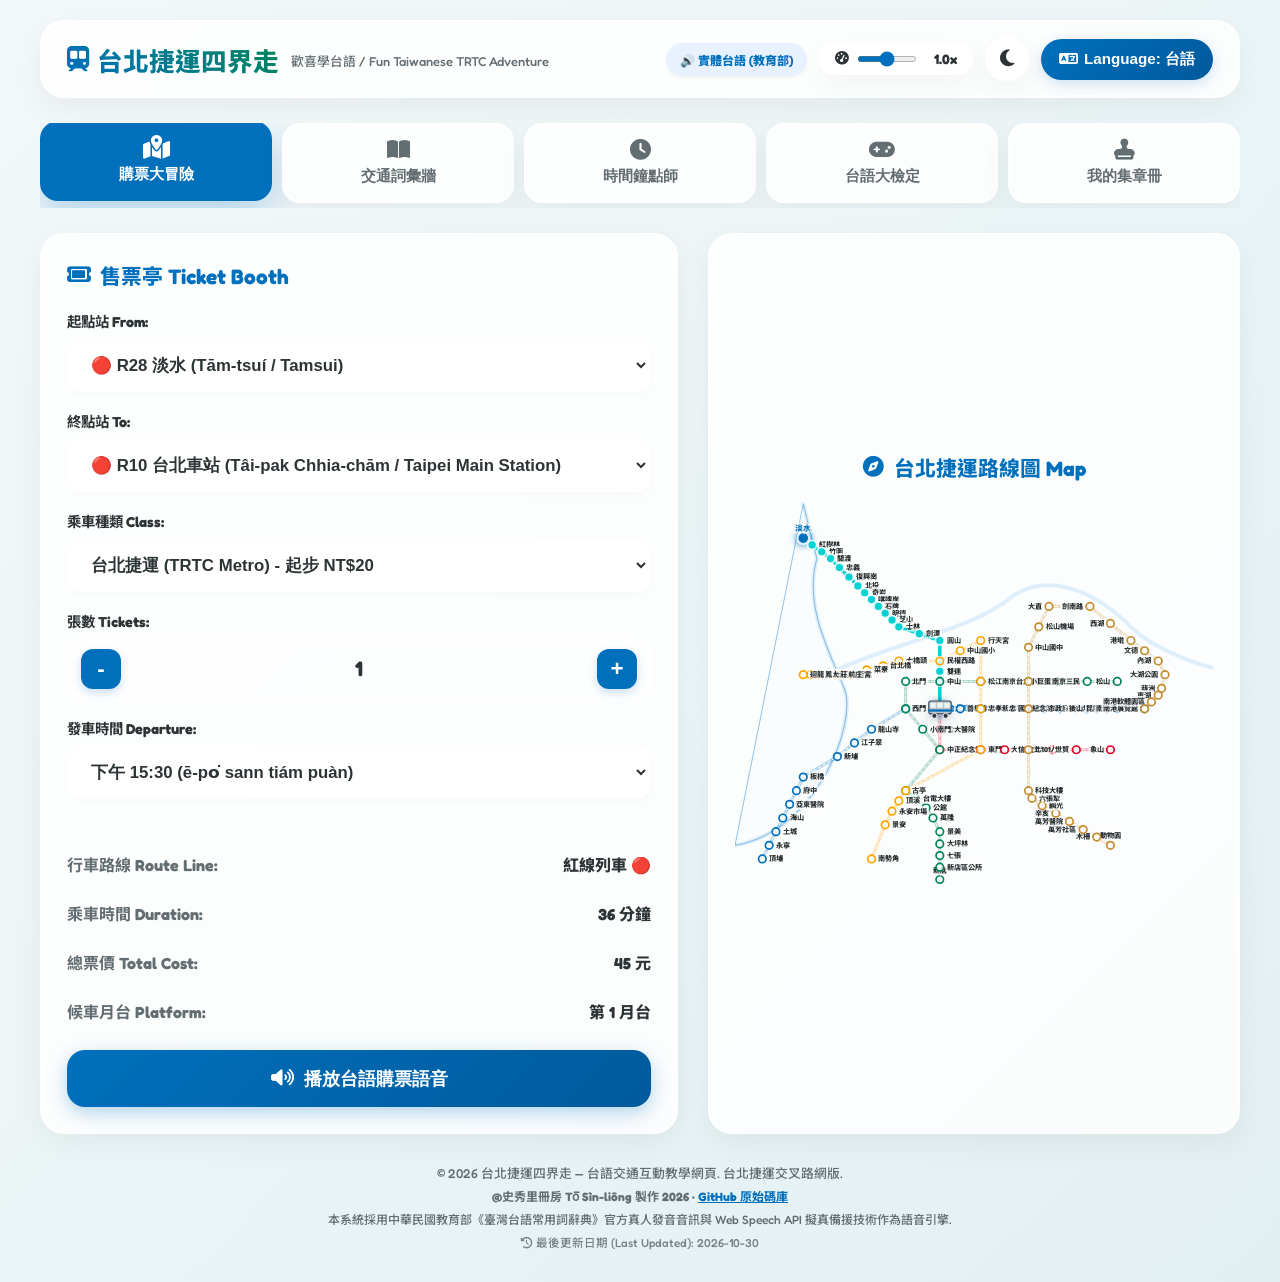
<file: index.html>
<!DOCTYPE html>
<html lang="zh-Hant" data-theme="light">
<head>
    <meta charset="UTF-8">
    <meta name="viewport" content="width=device-width, initial-scale=1.0">
    <title>台北捷運四界走 — 歡喜學台語 (TRTC Hoé-chhia 冒險!)</title>
    <!-- Fonts -->
    <link href="https://fonts.googleapis.com/css2?family=Fredoka:wght@300..700&family=Noto+Sans+TC:wght@100..900&family=Outfit:wght@100..900&display=swap" rel="stylesheet">
    <!-- Font Awesome -->
    <link rel="stylesheet" href="https://cdnjs.cloudflare.com/ajax/libs/font-awesome/6.4.0/css/all.min.css">
    <link rel="stylesheet" href="style.css?v=20261030_01">
</head>
<body>

    <!-- Header Section -->
    <header>
        <div class="logo-section">
            <h1 id="ui-title"><i class="fa-solid fa-train-subway"></i> 台北捷運四界走</h1>
            <small id="ui-subtitle">歡喜學台語 / Fun Taiwanese TRTC Adventure</small>
        </div>
        <div class="header-controls">
            <!-- Speech Engine Badge -->
            <span id="speech-engine-badge" class="speech-badge badge-google">🔊 實體台語 (教育部)</span>
            <!-- Speech Rate Slider -->
            <div class="rate-controller" title="調整台語語速 (Speech Speed)">
                <i class="fa-solid fa-gauge-high"></i>
                <input type="range" id="speech-rate" min="0.5" max="1.5" step="0.1" value="1.0" onchange="updateSpeechRate(this.value)" oninput="updateSpeechRateLabel(this.value)" aria-label="Adjust speech rate">
                <span id="speech-rate-label" class="rate-label">1.0x</span>
            </div>
            <!-- Dark Mode Toggle -->
            <button id="theme-toggle-btn" class="btn-icon" onclick="toggleTheme()" aria-label="Toggle Theme" title="切換深色模式">
                <i class="fa-solid fa-moon"></i>
            </button>
            <!-- Language Toggle -->
            <button id="lang-toggle-btn" class="lang-btn" onclick="toggleLanguage()">
                <i class="fa-solid fa-language"></i> <span id="lang-toggle-text">Language: 台語</span>
            </button>
        </div>
    </header>

    <!-- Navigation Tabs -->
    <nav class="nav-tabs" aria-label="Main Navigation">
        <button id="tab-adventure-btn" class="tab-trigger active" onclick="switchTab('adventure')">
            <i class="fa-solid fa-map-location-dot"></i>
            <span id="ui-tab-adventure">購票大冒險</span>
        </button>
        <button id="tab-vocab-btn" class="tab-trigger" onclick="switchTab('vocab')">
            <i class="fa-solid fa-book-open"></i>
            <span id="ui-tab-vocab">交通詞彙牆</span>
        </button>
        <button id="tab-time-btn" class="tab-trigger" onclick="switchTab('time')">
            <i class="fa-solid fa-clock"></i>
            <span id="ui-tab-time">時間鐘點師</span>
        </button>
        <button id="tab-quiz-btn" class="tab-trigger" onclick="switchTab('quiz')">
            <i class="fa-solid fa-gamepad"></i>
            <span id="ui-tab-quiz">台語大檢定</span>
        </button>
        <button id="tab-stamps-btn" class="tab-trigger" onclick="switchTab('stamps')">
            <i class="fa-solid fa-stamp"></i>
            <span id="ui-tab-stamps">我的集章冊</span>
        </button>
    </nav>

    <!-- Main Content Area -->
    <main style="width: 100%; max-width: 1200px; display: flex; flex-direction: column; gap: 20px;">
        <!-- Tab 1: Adventure & Booking -->
        <section id="panel-adventure" class="tab-panel adventure-grid active">
            <!-- Interactive Ticket Booth Card -->
            <div class="card">
                <h2 class="card-title" id="ui-booth-title"><i class="fa-solid fa-ticket"></i> 售票亭 Ticket Booth</h2>
                
                <div class="form-group">
                    <label for="start-station" id="ui-label-from">起點站 From:</label>
                    <select id="start-station" onchange="calculateJourney()"></select>
                </div>

                <div class="form-group">
                    <label for="end-station" id="ui-label-to">終點站 To:</label>
                    <select id="end-station" onchange="calculateJourney()"></select>
                </div>

                <div class="form-group">
                    <label for="train-class" id="ui-label-class">乘車種類 Class:</label>
                    <select id="train-class" onchange="calculateJourney()">
                        <option value="mrt" selected>台北捷運 (TRTC Metro) - 起步 NT$20</option>
                    </select>
                </div>

                <div class="form-group">
                    <label id="ui-label-passengers">張數 Tickets:</label>
                    <div class="ticket-stepper">
                        <button id="btn-dec-passengers" class="stepper-btn" onclick="changePassengers(-1)" aria-label="Decrease tickets">-</button>
                        <span id="passenger-count" class="stepper-value">1</span>
                        <button id="btn-inc-passengers" class="stepper-btn" onclick="changePassengers(1)" aria-label="Increase tickets">+</button>
                    </div>
                </div>

                <div class="form-group">
                    <label for="departure-time" id="ui-label-dep-time">發車時間 Departure:</label>
                    <select id="departure-time" onchange="calculateJourney()">
                        <option value="08:00">早上 08:00 (tsá-khí peh tiám)</option>
                        <option value="10:30">早上 10:30 (tsá-khí tsa̍p tiám puàn)</option>
                        <option value="12:15">中午 12:15 (ē-po͘ tsa̍p-jī tiám tsa̍p-gōo hun)</option>
                        <option value="15:30" selected>下午 15:30 (ē-po͘ sann tiám puàn)</option>
                        <option value="18:45">晚上 18:45 (am-sî la̍k tiám sì-tsa̍p-gōo hun)</option>
                        <option value="20:00">晚上 20:00 (am-sî peh tiám)</option>
                    </select>
                </div>

                <hr style="border: none; border-top: 1px solid var(--card-border); margin: 20px 0;">

                <!-- Results display -->
                <div class="info-display">
                    <div class="info-row">
                        <span class="info-label" id="ui-info-direction">行車路線 Route Line:</span>
                        <span class="info-value"><span id="info-direction">-</span></span>
                    </div>
                    <div class="info-row">
                        <span class="info-label" id="ui-info-duration">乘車時間 Duration:</span>
                        <span class="info-value"><span id="info-duration">-</span></span>
                    </div>
                    <div class="info-row">
                        <span class="info-label" id="ui-info-cost">總票價 Total Fare:</span>
                        <span class="info-value"><span id="info-cost">-</span></span>
                    </div>
                    <div class="info-row">
                        <span class="info-label" id="ui-info-platform">候車月台 Platform:</span>
                        <span class="info-value"><span id="info-platform">-</span></span>
                    </div>
                </div>

                <!-- CTA Audio buttons -->
                <button id="play-journey-btn" class="btn-cta" onclick="playFullJourneyAudio()" disabled>
                    <i class="fa-solid fa-volume-high animate-bounce"></i> <span id="ui-btn-play-journey">播放台語購票語音</span>
                </button>

                <!-- Sentence breakdown display -->
                <div id="journey-sentence-box" class="sentence-display">
                    <p class="sentence-zh" id="journey-sentence-zh"></p>
                    <p class="sentence-tw" id="journey-sentence-tw"></p>
                </div>
            </div>

            <!-- SVG TRTC Map Card -->
            <div class="card map-card">
                <h2 class="card-title" id="ui-map-title"><i class="fa-solid fa-compass"></i> 台北捷運路線圖 Map</h2>
                
                <div class="map-svg-container" id="map-container">
                    <!-- Train marker moving along path -->
                    <div id="train-marker" class="train-marker">
                        <svg class="train-icon-svg" viewBox="0 0 100 100">
                            <!-- Taipei Metro train cabin (Silver / Blue stripe) -->
                            <rect x="10" y="25" width="80" height="46" rx="8" fill="#BDC3C7" stroke="#34495E" stroke-width="4"/>
                            <!-- Blue stripe -->
                            <rect x="10" y="55" width="80" height="8" fill="#0070BD"/>
                            <rect x="15" y="31" width="20" height="18" rx="2" fill="#EBF4F6"/>
                            <rect x="40" y="31" width="20" height="18" rx="2" fill="#EBF4F6"/>
                            <rect x="65" y="31" width="20" height="18" rx="2" fill="#EBF4F6"/>
                            <circle cx="30" cy="78" r="9" fill="#2D3436" stroke="#FFFFFF" stroke-width="3"/>
                            <circle cx="70" cy="78" r="9" fill="#2D3436" stroke="#FFFFFF" stroke-width="3"/>
                            <!-- Light/Glow -->
                            <path d="M 5 48 L 0 45 L 0 51 Z" fill="#FFEAA7" />
                        </svg>
                    </div>

                    <!-- SVG Map elements drawn dynamically in app.js -->
                    <svg id="svg-map" width="700" height="600" viewBox="0 0 700 600">
                        <!-- Tamsui River winding path -->
                        <path class="harbor-outline" d="M 0 500 C 120 480, 180 320, 160 270 C 140 220, 100 150, 120 80 L 100 0 Z" fill="none" stroke="rgba(9, 132, 227, 0.08)" stroke-width="30" />
                        <path class="love-river" d="M 0 500 C 120 480, 180 320, 160 270 C 140 220, 100 150, 120 80 L 100 0" fill="none" stroke="rgba(9, 132, 227, 0.12)" stroke-width="6" />
                        
                        <!-- Keelung River winding path -->
                        <path class="love-river" d="M 155 240 C 250 200, 350 180, 400 140 C 450 100, 520 120, 580 180 C 620 220, 700 240, 700 240" fill="none" stroke="rgba(9, 132, 227, 0.12)" stroke-width="6" />

                        <!-- Intersecting metro paths -->
                        <path id="svg-rail-track-red" class="rail-track red-line" d="" />
                        <path id="svg-rail-track-red-dashed" class="rail-track-dashed" d="" />
                        
                        <path id="svg-rail-track-blue" class="rail-track blue-line" d="" />
                        <path id="svg-rail-track-blue-dashed" class="rail-track-dashed" d="" />

                        <path id="svg-rail-track-green" class="rail-track green-line" d="" />
                        <path id="svg-rail-track-green-dashed" class="rail-track-dashed" d="" />

                        <path id="svg-rail-track-orange" class="rail-track orange-line" d="" />
                        <path id="svg-rail-track-orange-dashed" class="rail-track-dashed" d="" />

                        <path id="svg-rail-track-brown" class="rail-track brown-line" d="" />
                        <path id="svg-rail-track-brown-dashed" class="rail-track-dashed" d="" />
                        
                        <!-- Active journey highlight overlay -->
                        <path id="svg-rail-active-path" class="rail-active-path" d="" />

                        <!-- Group for station points -->
                        <g id="svg-stations-group"></g>
                    </svg>
                </div>
            </div>
        </section>

        <!-- Tab 2: Vocabulary Wall -->
        <section id="panel-vocab" class="tab-panel card">
            <h2 class="card-title" id="ui-vocab-title"><i class="fa-solid fa-book-open"></i> 交通台語詞彙牆 Vocabulary</h2>
            <!-- Filter buttons row 1: general -->
            <div class="vocab-filter">
                <div class="vocab-filter-row">
                    <button class="filter-btn active" id="btn-filter-all">🗂️ 全部 All</button>
                    <button class="filter-btn" id="btn-filter-vehicles">🚗 交通工具</button>
                    <button class="filter-btn" id="btn-filter-stations">🚉 所有站名</button>
                </div>
                <!-- Filter buttons row 2: lines -->
                <div class="vocab-filter-row vocab-filter-lines">
                    <button class="filter-btn filter-line filter-red"    id="btn-filter-red">🔴 淡水信義</button>
                    <button class="filter-btn filter-line filter-blue"   id="btn-filter-blue">🔵 板南線</button>
                    <button class="filter-btn filter-line filter-green"  id="btn-filter-green">🟢 松山新店</button>
                    <button class="filter-btn filter-line filter-orange" id="btn-filter-orange">🟠 中和新蘆</button>
                    <button class="filter-btn filter-line filter-brown"  id="btn-filter-brown">🟤 文湖線</button>
                </div>
                <!-- Export button -->
                <div class="vocab-filter-row vocab-filter-export">
                    <button class="filter-btn filter-export-btn" id="btn-export-vocab">
                        <i class="fa-solid fa-download"></i> 匯出 JSON
                    </button>
                </div>
            </div>
            <!-- Vocabulary Grid -->
            <div class="vocab-grid" id="vocab-container"></div>
        </section>


        <!-- Tab 3: Interactive Time / Clock Trainer -->
        <section id="panel-time" class="tab-panel two-col-layout">
            <!-- Left: Interactive Clock -->
            <div class="card clock-container">
                <h2 class="card-title" id="ui-clock-title"><i class="fa-solid fa-circle-notch"></i> 撥撥看時鐘 Clock Trainer</h2>
                
                <div class="interactive-clock" id="interactive-clock">
                    <div class="clock-face">
                        <div class="clock-number clock-12">12</div>
                        <div class="clock-number clock-3">3</div>
                        <div class="clock-number clock-6">6</div>
                        <div class="clock-number clock-9">9</div>
                        <div class="clock-center"></div>
                        <!-- Clock hands -->
                        <div id="clock-hour-hand" class="clock-hand hour"></div>
                        <div id="clock-min-hand" class="clock-hand minute"></div>
                    </div>
                </div>

                <div class="clock-setter-panel">
                    <div class="time-readout" id="clock-time-digital">15:30</div>
                    <div class="time-readout-pinyin" id="clock-time-tw">下午三點半<br><small>ē-po͘ sann tiám puàn</small></div>
                </div>
            </div>

            <!-- Right: Time Learning & Control -->
            <div class="card">
                <h2 class="card-title" id="ui-time-learn-title"><i class="fa-solid fa-graduation-cap"></i> 時間台語發音教室</h2>
                
                <div class="form-group">
                    <label id="ui-label-adjust-time">微調時間 Adjust Time:</label>
                    <div class="clock-controls">
                        <button class="btn-ctrl" id="btn-clock-dec-1h" onclick="adjustClockTime(-60)" title="減少一小時"><i class="fa-solid fa-circle-minus"></i> -1h</button>
                        <button class="btn-ctrl" id="btn-clock-dec-15m" onclick="adjustClockTime(-15)" title="減少十五分"><i class="fa-solid fa-minus"></i> -15m</button>
                        <button class="btn-ctrl" id="btn-clock-inc-15m" onclick="adjustClockTime(15)" title="增加十五分"><i class="fa-solid fa-plus"></i> +15m</button>
                        <button class="btn-ctrl" id="btn-clock-inc-1h" onclick="adjustClockTime(60)" title="增加一小時"><i class="fa-solid fa-circle-plus"></i> +1h</button>
                    </div>
                </div>

                <!-- Fast preset options -->
                <div class="form-group" style="margin-top: 25px;">
                    <label id="ui-label-preset-time">常見列車發車時間 Presets:</label>
                    <div style="display: flex; flex-wrap: wrap; gap: 10px; margin-top: 8px;">
                        <button class="btn-ctrl" id="btn-clock-preset-8-0" onclick="setClockTime(8, 0)">08:00 (八點整)</button>
                        <button class="btn-ctrl" id="btn-clock-preset-10-30" onclick="setClockTime(10, 30)">10:30 (十點半)</button>
                        <button class="btn-ctrl" id="btn-clock-preset-12-15" onclick="setClockTime(12, 15)">12:15 (十二點十五分)</button>
                        <button class="btn-ctrl" id="btn-clock-preset-15-30" onclick="setClockTime(15, 30)">15:30 (三點半)</button>
                        <button class="btn-ctrl" id="btn-clock-preset-17-45" onclick="setClockTime(17, 45)">17:45 (五點四十五分)</button>
                        <button class="btn-ctrl" id="btn-clock-preset-20-0" onclick="setClockTime(20, 0)">20:00 (八點整)</button>
                    </div>
                </div>

                <hr style="border: none; border-top: 1px solid var(--card-border); margin: 25px 0;">

                <button class="btn-cta" id="play-clock-btn" onclick="playClockAudio()">
                    <i class="fa-solid fa-volume-high animate-bounce"></i> <span id="ui-btn-play-clock">播放台語時間發音</span>
                </button>
            </div>
        </section>

        <!-- Tab 4: Challenges & Quiz -->
        <section id="panel-quiz" class="tab-panel card">
            <h2 class="card-title" id="ui-quiz-title"><i class="fa-solid fa-gamepad"></i> 台語大檢定 Challenge Mode</h2>

            <!-- Welcome/Select Mode panel -->
            <div id="quiz-welcome-panel" class="quiz-welcome">
                <span class="welcome-emoji">🎫</span>
                <h3 style="font-size: 1.6rem; font-weight: 800; margin-bottom: 10px;" id="ui-quiz-welcome-title">準備接受台語大挑戰了嗎？</h3>
                <p style="color: var(--text-light); line-height: 1.6;" id="ui-quiz-welcome-desc">
                    我們提供兩大交通檢定關卡！點選按鈕後將隨機播放 10 題台語語音，在時限內選出正確答案。
                    答對 8 題以上即可解鎖該捷運站的精美地標紀念印章喔！
                </p>
                <div class="quiz-select-btns">
                    <button class="btn-quiz-select primary" id="btn-quiz-seller" onclick="startQuiz('seller')">
                        <i class="fa-solid fa-user-tie"></i>
                        <span id="ui-quiz-seller-name">售票員聽力挑戰</span>
                        <small style="font-weight: 500; font-size: 0.75rem; opacity: 0.8;">目的地與車票數量聽力</small>
                    </button>
                    <button class="btn-quiz-select" id="btn-quiz-time" onclick="startQuiz('time')">
                        <i class="fa-solid fa-clock-rotate-left"></i>
                        <span id="ui-quiz-time-name">發車時刻聽力挑戰</span>
                        <small style="font-weight: 500; font-size: 0.75rem; opacity: 0.8;">捷運發車與時間聽力</small>
                    </button>
                </div>
            </div>

            <!-- Active Quiz panel -->
            <div id="quiz-game-panel" class="quiz-container">
                <div class="quiz-header">
                    <div class="quiz-stat"><i class="fa-solid fa-circle-question"></i> <span id="quiz-progress-text">問題 1 / 10</span></div>
                    <div class="quiz-stat" id="quiz-score-display"><i class="fa-solid fa-star" style="color: var(--accent);"></i> 分數: 0</div>
                    <div class="quiz-stat" id="quiz-timer-display" style="color: var(--primary);"><i class="fa-solid fa-hourglass-half"></i> 剩餘: 20s</div>
                </div>

                <!-- Timer progress bar -->
                <div class="timer-bar-container">
                    <div id="quiz-timer-bar" class="timer-bar"></div>
                </div>

                <div class="quiz-body">
                    <!-- Play voice button -->
                    <div class="audio-box">
                        <button class="btn-play-audio" id="quiz-audio-play-btn" onclick="playQuizQuestionAudio()" aria-label="Play question audio">
                            <i class="fa-solid fa-volume-high"></i>
                        </button>
                    </div>

                    <p class="quiz-question-txt" id="quiz-question-prompt">請點擊上方按鈕播放題目，並選出正確答案：</p>

                    <!-- Multiple choice options -->
                    <div class="quiz-options" id="quiz-options-container">
                        <button class="option-btn">選項一</button>
                        <button class="option-btn">選項二</button>
                        <button class="option-btn">選項三</button>
                        <button class="option-btn">選項四</button>
                    </div>

                    <div class="quiz-feedback" id="quiz-feedback-text"></div>
                </div>
            </div>

            <!-- Quiz Result panel -->
            <div id="quiz-result-panel" class="quiz-result">
                <div class="result-header" id="quiz-result-title">挑戰結束！</div>
                <div class="result-score" id="quiz-result-score">您的得分：8 / 10 題</div>
                
                <div class="result-rewards" id="quiz-rewards-box">
                    <p class="stamp-unlock-txt" id="quiz-unlock-stamp-label"><i class="fa-solid fa-gift"></i> 恭喜獲得新車站紀念章！</p>
                    <div class="unlocked-stamp-item" id="quiz-unlocked-stamp-display">
                        <!-- Filled in dynamically -->
                    </div>
                </div>

                <button class="btn-cta" id="quiz-retry-btn" onclick="resetQuizInterface()">
                    <i class="fa-solid fa-rotate-left"></i> <span id="ui-btn-retry">返回檢定選單</span>
                </button>
            </div>
        </section>

        <!-- Tab 5: Stamps Booklet -->
        <section id="panel-stamps" class="tab-panel card">
            <h2 class="card-title" id="ui-stamps-title"><i class="fa-solid fa-stamp"></i> 我的捷運集章冊 Stamp Album</h2>
            <p style="color: var(--text-light); margin-bottom: 25px;" id="ui-stamps-desc">
                在「台語大檢定」中答對 8 題以上即可隨機獲得一個捷運站的限定紀念章。收集越多，代表你已經搭著捷運玩遍了整個台北！
            </p>
            <!-- Grid of stamps -->
            <div class="stamp-grid" id="stamps-container"></div>
        </section>
    </main>

    <!-- Footer -->
    <footer class="footer">
        <p>© 2026 台北捷運四界走 — 台語交通互動教學網頁. 台北捷運交叉路網版.</p>
        <p style="font-size: 0.75rem; margin-top: 5px; font-weight: 700;">@史秀里冊房 Tō͘ Sìn-liông 製作 2026 · <a href="https://github.com/SinLiongToo/Taipei_MRT" target="_blank" rel="noopener noreferrer" style="color: var(--primary); text-decoration: underline;">GitHub 原始碼庫</a></p>
        <p style="font-size: 0.75rem; margin-top: 5px;">本系統採用中華民國教育部《臺灣台語常用詞辭典》官方真人發音音訊與 Web Speech API 擬真備援技術作為語音引擎.</p>
        <p style="font-size: 0.72rem; margin-top: 6px; color: var(--text-light); opacity: 0.85;"><i class="fa-solid fa-clock-rotate-left"></i> 最後更新日期 (Last Updated): 2026-10-30</p>
    </footer>

    <script src="app.js?v=20261030_01"></script>
</body>
</html>
</file>
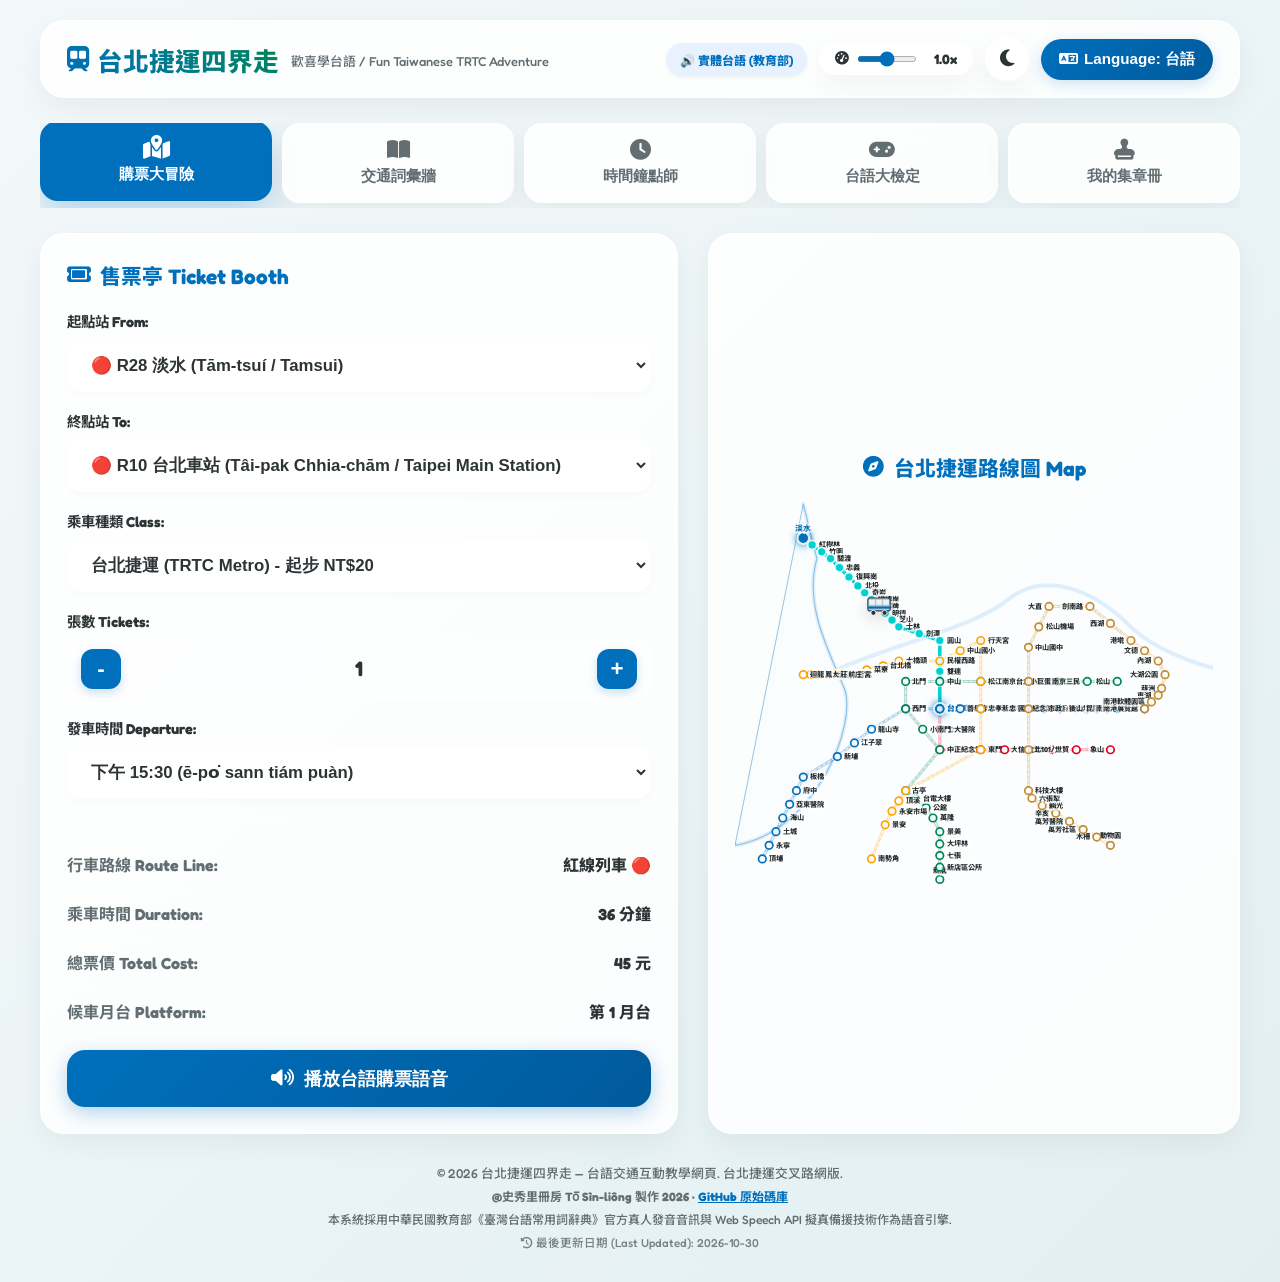
<file: index_single.html>
<!DOCTYPE html>
<html lang="zh-Hant" data-theme="light">
<head>
    <meta charset="UTF-8">
    <meta name="viewport" content="width=device-width, initial-scale=1.0">
    <title>台北捷運四界走 — 歡喜學台語 (TRTC Hoé-chhia 冒險!)</title>
    <!-- Fonts -->
    <link href="https://fonts.googleapis.com/css2?family=Fredoka:wght@300..700&family=Noto+Sans+TC:wght@100..900&family=Outfit:wght@100..900&display=swap" rel="stylesheet">
    <!-- Font Awesome -->
    <link rel="stylesheet" href="https://cdnjs.cloudflare.com/ajax/libs/font-awesome/6.4.0/css/all.min.css">
    <style>
:root {
    --primary: #0070BD;           /* TRTC Blue */
    --primary-hover: #005A9C;
    --secondary: #E30022;         /* TRTC Red */
    --secondary-hover: #B80018;
    --orange-line: #FFA300;       /* TRTC Orange */
    --green-line: #008559;        /* TRTC Green */
    --brown-line: #C48C31;        /* TRTC Brown */
    --accent: #FFEAA7;
    --bg-gradient: linear-gradient(135deg, #F3F8FA 0%, #EBF4F6 50%, #E2EFF1 100%);
    --card-bg: rgba(255, 255, 255, 0.85);
    --card-border: rgba(255, 255, 255, 0.6);
    --text: #2D3436;
    --text-light: #636E72;
    --rail-color: #B2BEC3;
    --rail-active: #00D2D3;
    --shadow: 0 10px 30px rgba(0, 0, 0, 0.05);
    --shadow-active: 0 15px 35px rgba(0, 112, 189, 0.25);
    --border-radius: 24px;
    --transition: all 0.3s cubic-bezier(0.4, 0, 0.2, 1);
}

[data-theme="dark"] {
    --primary: #008AD2;
    --primary-hover: #00A3F5;
    --secondary: #FF4D4D;
    --secondary-hover: #FF7373;
    --orange-line: #FFA502;
    --green-line: #00B87A;
    --brown-line: #E19E3C;
    --accent: #FDCB6E;
    --bg-gradient: linear-gradient(135deg, #1E272E 0%, #0F171E 100%);
    --card-bg: rgba(30, 39, 46, 0.85);
    --card-border: rgba(255, 255, 255, 0.1);
    --text: #F5F6FA;
    --text-light: #A5B1C2;
    --rail-color: #485460;
    --rail-active: #00D2D3;
    --shadow: 0 10px 30px rgba(0, 0, 0, 0.3);
    --shadow-active: 0 15px 35px rgba(0, 138, 210, 0.4);
}

* {
    box-sizing: border-box;
    margin: 0;
    padding: 0;
    -webkit-tap-highlight-color: transparent;
}

body {
    font-family: 'Fredoka', 'Noto Sans TC', 'Outfit', sans-serif;
    background: var(--bg-gradient);
    color: var(--text);
    min-height: 100vh;
    padding: 20px 10px;
    display: flex;
    flex-direction: column;
    align-items: center;
    transition: background 0.5s ease, color 0.3s ease;
    overflow-x: hidden;
}

header {
    width: 100%;
    max-width: 1200px;
    display: flex;
    justify-content: space-between;
    align-items: center;
    padding: 15px 25px;
    background: var(--card-bg);
    backdrop-filter: blur(15px);
    -webkit-backdrop-filter: blur(15px);
    border: 2px solid var(--card-border);
    border-radius: var(--border-radius);
    box-shadow: var(--shadow);
    margin-bottom: 25px;
    transition: var(--transition);
}

.logo-section {
    display: flex;
    align-items: center;
    gap: 12px;
}

.logo-section h1 {
    font-size: 1.6rem;
    font-weight: 800;
    background: linear-gradient(45deg, var(--primary), var(--green-line));
    -webkit-background-clip: text;
    -webkit-text-fill-color: transparent;
    display: flex;
    align-items: center;
    gap: 8px;
}

.logo-section small {
    display: block;
    font-size: 0.8rem;
    color: var(--text-light);
    font-weight: 500;
    margin-top: 2px;
}

.header-controls {
    display: flex;
    align-items: center;
    gap: 12px;
}

.btn-icon {
    background: var(--card-bg);
    border: 2px solid var(--card-border);
    color: var(--text);
    width: 44px;
    height: 44px;
    border-radius: 50%;
    cursor: pointer;
    display: flex;
    align-items: center;
    justify-content: center;
    font-size: 1.2rem;
    box-shadow: var(--shadow);
    transition: var(--transition);
}

.btn-icon:hover {
    transform: translateY(-2px) scale(1.05);
    background: var(--primary);
    color: white;
    border-color: var(--primary);
}

.lang-btn {
    background: linear-gradient(135deg, var(--primary) 0%, var(--primary-hover) 100%);
    color: white;
    border: none;
    padding: 10px 18px;
    font-size: 0.95rem;
    font-weight: 700;
    border-radius: 50px;
    cursor: pointer;
    box-shadow: 0 4px 15px rgba(0, 112, 189, 0.2);
    display: flex;
    align-items: center;
    gap: 6px;
    transition: var(--transition);
}

.lang-btn:hover {
    transform: translateY(-2px);
    box-shadow: 0 6px 20px rgba(0, 112, 189, 0.35);
}

/* Navigation Tabs */
.nav-tabs {
    width: 100%;
    max-width: 1200px;
    display: flex;
    gap: 10px;
    margin-bottom: 25px;
    overflow-x: auto;
    padding-bottom: 5px;
    scrollbar-width: none;
}

.nav-tabs::-webkit-scrollbar {
    display: none;
}

.tab-trigger {
    flex: 1;
    min-width: 120px;
    padding: 14px 10px;
    background: var(--card-bg);
    backdrop-filter: blur(10px);
    border: 2px solid var(--card-border);
    border-radius: 18px;
    color: var(--text-light);
    font-size: 0.95rem;
    font-weight: 700;
    cursor: pointer;
    display: flex;
    flex-direction: column;
    align-items: center;
    gap: 6px;
    box-shadow: var(--shadow);
    transition: var(--transition);
}

.tab-trigger i {
    font-size: 1.3rem;
    transition: var(--transition);
}

.tab-trigger:hover {
    color: var(--primary);
    transform: translateY(-2px);
    border-color: var(--primary);
}

.tab-trigger.active {
    background: var(--primary);
    color: white;
    border-color: var(--primary);
    box-shadow: var(--shadow-active);
    transform: translateY(-2px);
}

.tab-trigger.active i {
    transform: scale(1.15);
}

/* Panels */
.tab-panel {
    display: none;
    width: 100%;
    max-width: 1200px;
    animation: fadeIn 0.4s ease forwards;
}

.tab-panel.active {
    display: grid;
}

@keyframes fadeIn {
    from { opacity: 0; transform: translateY(10px); }
    to { opacity: 1; transform: translateY(0); }
}

/* Grid Layouts */
.adventure-grid {
    grid-template-columns: 1.2fr 1fr;
    gap: 30px;
}

.two-col-layout {
    grid-template-columns: 1fr 1.2fr;
    gap: 30px;
}

@media (max-width: 900px) {
    header {
        flex-direction: column;
        gap: 15px;
        text-align: center;
        padding: 20px;
    }
    .logo-section {
        flex-direction: column;
        gap: 4px;
        align-items: center;
    }
    .header-controls {
        flex-wrap: wrap;
        justify-content: center;
        gap: 10px;
        width: 100%;
    }
    .adventure-grid, .two-col-layout {
        grid-template-columns: 1fr;
    }
}

@media (max-width: 600px) {
    header {
        padding: 10px 15px;
        margin-bottom: 15px;
    }
    .logo-section h1 { font-size: 1.25rem; }
    .logo-section small { font-size: 0.7rem; }
    .header-controls { gap: 8px; }
    .speech-badge { font-size: 0.7rem; padding: 6px 10px; }
    .rate-controller { padding: 4px 10px; font-size: 0.75rem; gap: 6px; }
    .rate-controller input[type="range"] { width: 45px; }
    .rate-label { min-width: 25px; }
    .lang-btn { padding: 6px 12px; font-size: 0.8rem; }
    .btn-icon { width: 36px; height: 36px; font-size: 1rem; }
    .tab-trigger {
        min-width: 95px;
        padding: 10px 6px;
        font-size: 0.8rem;
        border-radius: 14px;
        gap: 4px;
    }
    .tab-trigger i { font-size: 1.05rem; }
    .card { padding: 15px; border-radius: 18px; }
    .card-title { font-size: 1.15rem; margin-bottom: 15px; }
    .clock-controls {
        display: grid;
        grid-template-columns: 1fr 1fr;
        gap: 10px;
        width: 100%;
        max-width: 280px;
        margin: 0 auto;
    }
    .btn-ctrl { padding: 8px 12px; font-size: 0.85rem; justify-content: center; }
    .quiz-select-btns {
        flex-direction: column;
        width: 100%;
        max-width: 320px;
        margin: 25px auto 0;
        gap: 12px;
    }
    .btn-quiz-select { width: 100%; padding: 12px 20px; font-size: 1rem; }
    .vocab-filter { flex-wrap: wrap; gap: 6px; }
    .filter-btn { padding: 6px 12px; font-size: 0.85rem; }
}

/* Cards */
.card {
    background: var(--card-bg);
    backdrop-filter: blur(15px);
    -webkit-backdrop-filter: blur(15px);
    border: 2px solid var(--card-border);
    border-radius: var(--border-radius);
    padding: 25px;
    box-shadow: var(--shadow);
    transition: var(--transition);
    position: relative;
    overflow: hidden;
}

.card:hover {
    box-shadow: 0 15px 35px rgba(0, 0, 0, 0.08);
}

.card-title {
    font-size: 1.3rem;
    font-weight: 800;
    margin-bottom: 20px;
    color: var(--primary);
    display: flex;
    align-items: center;
    gap: 10px;
}

.speech-badge {
    font-size: 0.75rem;
    font-weight: 800;
    padding: 8px 14px;
    border-radius: 50px;
    box-shadow: 0 2px 5px rgba(0,0,0,0.05);
    transition: var(--transition);
}

.rate-controller {
    display: flex;
    align-items: center;
    gap: 8px;
    background: var(--card-bg);
    border: 2px solid var(--card-border);
    padding: 6px 14px;
    border-radius: 50px;
    box-shadow: var(--shadow);
    color: var(--text);
    font-size: 0.85rem;
    font-weight: 700;
}

.rate-controller input[type="range"] {
    width: 60px;
    accent-color: var(--primary);
    cursor: pointer;
    height: 6px;
    border-radius: 3px;
    outline: none;
}

.rate-label {
    min-width: 32px;
    text-align: right;
    font-variant-numeric: tabular-nums;
}

.badge-google {
    background: #E8F2FF;
    color: var(--primary);
}

.badge-local {
    background: #FFEAA7;
    color: #D63031;
}

/* Form Controls */
.form-group {
    margin-bottom: 18px;
}

.form-group label {
    display: block;
    font-weight: 700;
    font-size: 0.9rem;
    margin-bottom: 8px;
    color: var(--text);
}

select {
    width: 100%;
    padding: 14px 18px;
    font-size: 1.05rem;
    font-weight: 600;
    color: var(--text);
    background: var(--card-bg);
    border: 2px solid var(--card-border);
    border-radius: 16px;
    outline: none;
    cursor: pointer;
    box-shadow: 0 4px 10px rgba(0,0,0,0.02);
    transition: var(--transition);
}

select:focus {
    border-color: var(--primary);
    box-shadow: 0 0 0 4px rgba(0, 112, 189, 0.15);
}

.ticket-stepper {
    display: flex;
    align-items: center;
    justify-content: space-between;
    padding: 8px 12px;
    border: 2px solid var(--card-border);
    border-radius: 16px;
    background: rgba(255, 255, 255, 0.3);
}

.stepper-btn {
    width: 40px;
    height: 40px;
    border-radius: 12px;
    border: none;
    background: var(--primary);
    color: white;
    font-size: 1.4rem;
    font-weight: 700;
    cursor: pointer;
    display: flex;
    align-items: center;
    justify-content: center;
    box-shadow: 0 4px 10px rgba(0, 112, 189, 0.2);
    transition: var(--transition);
}

.stepper-btn:hover:not(:disabled) {
    transform: scale(1.05);
    background: var(--primary-hover);
}

.stepper-btn:disabled {
    background: #BDC3C7;
    cursor: not-allowed;
    box-shadow: none;
}

.stepper-value {
    font-size: 1.3rem;
    font-weight: 800;
}

/* Info Display */
.info-row {
    display: flex;
    justify-content: space-between;
    padding: 12px 0;
    border-bottom: 1px dashed var(--card-border);
}

.info-row:last-child {
    border-bottom: none;
}

.info-label {
    font-weight: 700;
    color: var(--text-light);
}

.info-value {
    font-weight: 800;
    color: var(--text);
    text-align: right;
}

/* Button Call-To-Action */
.btn-cta {
    width: 100%;
    padding: 16px;
    border: none;
    border-radius: 18px;
    background: linear-gradient(135deg, var(--primary) 0%, var(--primary-hover) 100%);
    color: white;
    font-size: 1.15rem;
    font-weight: 800;
    cursor: pointer;
    box-shadow: 0 6px 20px rgba(0, 112, 189, 0.3);
    display: flex;
    align-items: center;
    justify-content: center;
    gap: 10px;
    margin-top: 15px;
    transition: var(--transition);
}

.btn-cta:hover:not(:disabled) {
    transform: translateY(-2px);
    box-shadow: 0 10px 25px rgba(0, 112, 189, 0.45);
}

.btn-cta:disabled {
    background: #BDC3C7;
    cursor: not-allowed;
    box-shadow: none;
}

.sentence-display {
    margin-top: 15px;
    padding: 15px;
    background: rgba(255, 234, 167, 0.15);
    border-left: 5px solid var(--accent);
    border-radius: 0 16px 16px 0;
    display: none;
    animation: slideDown 0.3s ease forwards;
}

.sentence-display.active {
    display: block;
}

.sentence-zh {
    font-weight: 800;
    font-size: 1.05rem;
    margin-bottom: 5px;
}

.sentence-tw {
    font-size: 0.95rem;
    color: var(--primary);
    font-weight: 700;
    line-height: 1.4;
    white-space: pre-line;
}

@keyframes slideDown {
    from { opacity: 0; transform: translateY(-5px); }
    to { opacity: 1; transform: translateY(0); }
}

/* Map Display */
.map-card {
    display: flex;
    flex-direction: column;
    align-items: center;
    justify-content: center;
    min-height: 620px;
}

.map-svg-container {
    position: relative;
    width: 100%;
    max-width: 700px;
    height: auto;
    aspect-ratio: 700 / 600;
}

#svg-map {
    width: 100%;
    height: 100%;
}

.harbor-outline {
    fill: rgba(0, 112, 189, 0.02);
    stroke: var(--primary);
    stroke-width: 1.5;
    opacity: 0.4;
}

.love-river {
    fill: none;
    stroke-linecap: round;
}

.rail-track {
    fill: none;
    stroke-linecap: round;
    stroke-linejoin: round;
    transition: var(--transition);
}

.rail-track.red-line {
    stroke: rgba(227, 0, 34, 0.3);
    stroke-width: 4.5;
}

.rail-track.blue-line {
    stroke: rgba(0, 112, 189, 0.3);
    stroke-width: 4.5;
}

.rail-track.green-line {
    stroke: rgba(0, 133, 89, 0.3);
    stroke-width: 4.5;
}

.rail-track.orange-line {
    stroke: rgba(255, 163, 0, 0.3);
    stroke-width: 4.5;
}

.rail-track.brown-line {
    stroke: rgba(196, 140, 49, 0.3);
    stroke-width: 4.5;
}

.rail-track-dashed {
    fill: none;
    stroke: var(--card-bg);
    stroke-width: 1.5;
    stroke-dasharray: 4 4;
    stroke-linecap: round;
    stroke-linejoin: round;
}

.rail-active-path {
    fill: none;
    stroke: var(--rail-active);
    stroke-width: 5;
    stroke-linecap: round;
    stroke-linejoin: round;
    stroke-dasharray: 1000;
    stroke-dashoffset: 1000;
    animation: drawPath 1.2s ease forwards;
}

@keyframes drawPath {
    to { stroke-dashoffset: 0; }
}

.station-point {
    cursor: pointer;
    transition: var(--transition);
}

.station-point circle {
    fill: var(--card-bg);
    stroke-width: 2.5;
    transition: var(--transition);
}

.station-point.line-red circle {
    stroke: var(--secondary);
}

.station-point.line-blue circle {
    stroke: var(--primary);
}

.station-point.line-green circle {
    stroke: var(--green-line);
}

.station-point.line-orange circle {
    stroke: var(--orange-line);
}

.station-point.line-brown circle {
    stroke: var(--brown-line);
}

.station-point text {
    font-family: inherit;
    font-weight: 800;
    font-size: 10.5px;
    fill: var(--text);
    text-shadow: 2px 2px 0 var(--card-bg), -2px -2px 0 var(--card-bg), 2px -2px 0 var(--card-bg), -2px 2px 0 var(--card-bg);
    transition: var(--transition);
    user-select: none;
}

.station-point:hover circle {
    transform: scale(1.35);
    fill: var(--accent);
}

.station-point.active circle {
    fill: var(--primary);
    stroke: var(--card-bg) !important;
    stroke-width: 3;
    r: 8.5;
    filter: drop-shadow(0 0 6px var(--primary));
}

.station-point.active text {
    fill: var(--primary);
    font-size: 11.5px;
}

.station-point.in-route circle {
    fill: var(--rail-active);
    stroke: var(--card-bg) !important;
    r: 6.5;
}

.train-marker {
    position: absolute;
    width: 28px;
    height: 28px;
    z-index: 10;
    pointer-events: none;
    display: none;
    transition: left 0.5s cubic-bezier(0.25, 1, 0.5, 1), top 0.5s cubic-bezier(0.25, 1, 0.5, 1);
    transform: translate(-50%, -50%);
}

.train-marker.active {
    display: block;
}

.train-icon-svg {
    width: 100%;
    height: 100%;
    filter: drop-shadow(0 4px 8px rgba(0,0,0,0.15));
    animation: chug-animation 0.2s infinite alternate;
}

@keyframes chug-animation {
    0% { transform: translateY(0) rotate(-2deg); }
    100% { transform: translateY(-2px) rotate(2deg); }
}

/* Vocabulary Tab */
.vocab-filter {
    display: flex;
    flex-direction: column;
    gap: 8px;
    margin-bottom: 20px;
    width: 100%;
}

.vocab-filter-row {
    display: flex;
    gap: 8px;
    flex-wrap: wrap;
    justify-content: center;
}

.vocab-filter-lines {
    border-top: 1px dashed var(--card-border);
    padding-top: 8px;
}

.vocab-filter-export {
    padding-top: 4px;
}

.filter-btn {
    padding: 8px 16px;
    border: 2px solid var(--card-border);
    background: var(--card-bg);
    color: var(--text);
    border-radius: 50px;
    font-weight: 700;
    cursor: pointer;
    box-shadow: var(--shadow);
    transition: var(--transition);
    font-size: 0.88rem;
}

.filter-btn:hover {
    transform: translateY(-2px);
    box-shadow: var(--shadow-active);
}

.filter-btn.active {
    background: var(--primary);
    color: white;
    border-color: var(--primary);
    box-shadow: var(--shadow-active);
}

/* Line filter button colours */
.filter-line.filter-red.active    { background: #e3153a; border-color: #e3153a; }
.filter-line.filter-blue.active   { background: #0070bd; border-color: #0070bd; }
.filter-line.filter-green.active  { background: #008659; border-color: #008659; }
.filter-line.filter-orange.active { background: #f8a01c; border-color: #f8a01c; color: #333; }
.filter-line.filter-brown.active  { background: #c48b2f; border-color: #c48b2f; }

.filter-export-btn {
    background: linear-gradient(135deg, #636E72, #2D3436);
    color: white;
    border-color: transparent;
}
[data-theme="dark"] .filter-export-btn {
    background: linear-gradient(135deg, #485460, #2f3640);
}
.filter-export-btn:hover { opacity: 0.9; }

/* Vocab grid — outermost container */
.vocab-grid {
    display: flex;
    flex-direction: column;
    gap: 28px;
}

/* Line section header */
.vocab-line-header {
    display: flex;
    align-items: center;
    gap: 10px;
    padding: 10px 18px;
    border-radius: 50px;
    background: linear-gradient(135deg, color-mix(in srgb, var(--line-color, var(--primary)) 15%, transparent), color-mix(in srgb, var(--line-color, var(--primary)) 5%, transparent));
    border-left: 5px solid var(--line-color, var(--primary));
    font-weight: 800;
}

.vocab-generic-header {
    border-left-color: var(--text-light);
    background: rgba(0,0,0,0.03);
}

.vocab-line-badge { font-size: 1.3rem; }
.vocab-line-label { flex: 1; font-size: 1rem; color: var(--text); }
.vocab-line-count {
    font-size: 0.8rem;
    font-weight: 700;
    color: var(--text-light);
    background: var(--card-bg);
    padding: 3px 10px;
    border-radius: 50px;
    border: 1px solid var(--card-border);
}

/* Card grid within each section */
.vocab-section-grid {
    display: grid;
    grid-template-columns: repeat(auto-fill, minmax(140px, 1fr));
    gap: 14px;
    border-left: 3px solid color-mix(in srgb, var(--line-color, var(--primary)) 30%, transparent);
    padding-left: 14px;
}

.vocab-card {
    background: var(--card-bg);
    border: 2px solid var(--card-border);
    border-radius: 20px;
    padding: 16px 12px;
    text-align: center;
    cursor: pointer;
    box-shadow: var(--shadow);
    transition: var(--transition);
    position: relative;
}

.vocab-card:hover {
    transform: translateY(-5px);
    border-color: var(--line-color, var(--primary));
    box-shadow: 0 12px 28px color-mix(in srgb, var(--line-color, var(--primary)) 30%, transparent);
}

.vocab-emoji {
    font-size: 2rem;
    display: block;
    margin-bottom: 10px;
}

.vocab-zh {
    font-size: 1.05rem;
    font-weight: 800;
    margin-bottom: 4px;
}

.vocab-pinyin {
    font-size: 0.78rem;
    color: var(--primary);
    font-weight: 700;
    margin-bottom: 2px;
    line-height: 1.3;
}

.vocab-en {
    font-size: 0.8rem;
    color: var(--text-light);
    font-weight: 500;
}

/* Clock Trainer */
.clock-container {
    display: flex;
    flex-direction: column;
    align-items: center;
    justify-content: center;
}

.interactive-clock {
    width: 250px;
    height: 250px;
    border: 10px solid var(--primary);
    border-radius: 50%;
    position: relative;
    background: var(--card-bg);
    box-shadow: var(--shadow);
    cursor: pointer;
    touch-action: none;
    transition: border-color 0.3s ease;
}

.clock-face {
    width: 100%;
    height: 100%;
    position: relative;
}

.clock-center {
    width: 14px;
    height: 14px;
    background: var(--text);
    border-radius: 50%;
    position: absolute;
    top: 50%;
    left: 50%;
    transform: translate(-50%, -50%);
    z-index: 10;
}

.clock-number {
    position: absolute;
    font-weight: 800;
    font-size: 1.25rem;
    color: var(--text);
}

.clock-12 { top: 12px; left: 50%; transform: translateX(-50%); }
.clock-3  { right: 15px; top: 50%; transform: translateY(-50%); }
.clock-6  { bottom: 12px; left: 50%; transform: translateX(-50%); }
.clock-9  { left: 15px; top: 50%; transform: translateY(-50%); }

.clock-hand {
    position: absolute;
    bottom: 50%;
    left: 50%;
    transform-origin: 50% 100%;
    border-radius: 10px;
    transition: transform 0.15s cubic-bezier(0.25, 1, 0.5, 1);
}

.clock-hand.hour {
    width: 7px;
    height: 65px;
    background: var(--text);
    z-index: 4;
}

.clock-hand.minute {
    width: 4px;
    height: 90px;
    background: var(--secondary);
    z-index: 5;
}

.clock-setter-panel {
    margin-top: 25px;
    text-align: center;
}

.time-readout {
    font-size: 2.2rem;
    font-weight: 800;
    font-variant-numeric: tabular-nums;
    color: var(--primary);
    letter-spacing: 1px;
}

.time-readout-pinyin {
    font-size: 1.05rem;
    font-weight: 700;
    color: var(--text);
    margin-top: 4px;
    line-height: 1.5;
}

.clock-controls {
    display: flex;
    gap: 8px;
    margin-top: 10px;
}

.btn-ctrl {
    flex: 1;
    padding: 10px 14px;
    border: 2px solid var(--card-border);
    background: var(--card-bg);
    color: var(--text);
    font-size: 0.9rem;
    font-weight: 700;
    border-radius: 12px;
    cursor: pointer;
    box-shadow: var(--shadow);
    display: flex;
    align-items: center;
    gap: 5px;
    transition: var(--transition);
}

.btn-ctrl:hover {
    border-color: var(--primary);
    color: var(--primary);
    transform: translateY(-1px);
}

/* Quiz Section */
.quiz-welcome {
    text-align: center;
    padding: 30px 10px;
}

.welcome-emoji {
    font-size: 3.5rem;
    display: block;
    margin-bottom: 15px;
    animation: bounce-effect 1.5s infinite alternate;
}

.quiz-select-btns {
    display: flex;
    justify-content: center;
    gap: 20px;
    margin-top: 30px;
}

.btn-quiz-select {
    padding: 16px 28px;
    border: 2px solid var(--card-border);
    background: var(--card-bg);
    color: var(--text);
    border-radius: 20px;
    cursor: pointer;
    font-size: 1.1rem;
    font-weight: 800;
    box-shadow: var(--shadow);
    display: flex;
    flex-direction: column;
    align-items: center;
    gap: 6px;
    transition: var(--transition);
}

.btn-quiz-select:hover {
    border-color: var(--primary);
    color: var(--primary);
    transform: translateY(-2px);
}

.btn-quiz-select.primary {
    background: var(--primary);
    color: white;
    border-color: var(--primary);
    box-shadow: var(--shadow-active);
}

.btn-quiz-select.primary:hover {
    background: var(--primary-hover);
    color: white;
}

.quiz-container {
    display: none;
    width: 100%;
}

.quiz-container.active {
    display: block;
}

.quiz-header {
    display: flex;
    justify-content: space-between;
    align-items: center;
    padding-bottom: 15px;
    border-bottom: 2px solid var(--card-border);
    margin-bottom: 20px;
}

.quiz-stat {
    font-weight: 800;
    font-size: 1rem;
    display: flex;
    align-items: center;
    gap: 6px;
}

.timer-bar-container {
    width: 100%;
    height: 6px;
    background: rgba(0,0,0,0.05);
    border-radius: 5px;
    overflow: hidden;
    margin-bottom: 25px;
}

.timer-bar {
    height: 100%;
    width: 100%;
    background: var(--primary);
    border-radius: 5px;
}

.audio-box {
    display: flex;
    justify-content: center;
    margin-bottom: 25px;
}

.btn-play-audio {
    width: 80px;
    height: 80px;
    border: none;
    border-radius: 50%;
    background: linear-gradient(135deg, var(--primary) 0%, var(--primary-hover) 100%);
    color: white;
    font-size: 2.2rem;
    cursor: pointer;
    box-shadow: 0 8px 25px rgba(0, 112, 189, 0.35);
    display: flex;
    align-items: center;
    justify-content: center;
    transition: var(--transition);
}

.btn-play-audio:hover {
    transform: scale(1.06);
    box-shadow: 0 10px 30px rgba(0, 112, 189, 0.45);
}

.quiz-question-txt {
    text-align: center;
    font-size: 1.15rem;
    font-weight: 800;
    margin-bottom: 25px;
    color: var(--text);
}

.quiz-options {
    display: grid;
    grid-template-columns: 1fr 1fr;
    gap: 15px;
}

@media (max-width: 600px) {
    .quiz-options {
        grid-template-columns: 1fr;
    }
}

.option-btn {
    padding: 14px 20px;
    background: var(--card-bg);
    border: 2px solid var(--card-border);
    border-radius: 16px;
    color: var(--text);
    font-size: 1rem;
    font-weight: 700;
    cursor: pointer;
    box-shadow: var(--shadow);
    transition: var(--transition);
    text-align: center;
}

.option-btn:hover:not(:disabled) {
    border-color: var(--primary);
    color: var(--primary);
    transform: translateY(-2px);
}

.option-btn:disabled {
    cursor: not-allowed;
    opacity: 0.6;
}

.option-btn.correct {
    background: #00B894 !important;
    border-color: #00B894 !important;
    color: white !important;
    box-shadow: 0 6px 15px rgba(0, 184, 148, 0.3) !important;
}

.option-btn.wrong {
    background: #FF7675 !important;
    border-color: #FF7675 !important;
    color: white !important;
    box-shadow: 0 6px 15px rgba(255, 118, 117, 0.3) !important;
}

.quiz-feedback {
    text-align: center;
    font-size: 1.1rem;
    font-weight: 800;
    margin-top: 25px;
    min-height: 24px;
    transition: var(--transition);
}

.quiz-feedback.success { color: #00B894; }
.quiz-feedback.error { color: #FF7675; }

.quiz-result {
    display: none;
    text-align: center;
    padding: 30px 10px;
}

.result-header {
    font-size: 2rem;
    font-weight: 800;
    color: var(--primary);
    margin-bottom: 10px;
}

.result-score {
    font-size: 1.3rem;
    font-weight: 700;
    margin-bottom: 25px;
}

.result-rewards {
    background: rgba(0, 112, 189, 0.05);
    border: 2px dashed var(--primary);
    border-radius: 20px;
    padding: 20px;
    margin: 20px auto;
    max-width: 400px;
}

.stamp-unlock-txt {
    font-weight: 800;
    color: var(--primary);
    font-size: 1.1rem;
    margin-bottom: 15px;
}

/* Stamps Booklet */
.stamp-grid {
    display: grid;
    grid-template-columns: repeat(auto-fill, minmax(105px, 1fr));
    gap: 15px;
    width: 100%;
}

.stamp-item {
    background: var(--card-bg);
    border: 2px solid var(--card-border);
    border-radius: 20px;
    padding: 15px 5px;
    text-align: center;
    box-shadow: var(--shadow);
    transition: var(--transition);
    aspect-ratio: 1 / 1.1;
    display: flex;
    flex-direction: column;
    align-items: center;
    justify-content: center;
}

.stamp-item.locked {
    opacity: 0.55;
    background: rgba(0, 0, 0, 0.02);
    border-style: dashed;
}

.stamp-item.unlocked {
    cursor: pointer;
}

.stamp-item.unlocked:hover {
    transform: rotate(5deg) scale(1.05);
    border-color: var(--primary);
    box-shadow: var(--shadow-active);
}

.stamp-icon {
    font-size: 2.2rem;
    margin-bottom: 6px;
    filter: grayscale(1);
    transition: var(--transition);
}

.stamp-item.unlocked .stamp-icon {
    filter: grayscale(0) drop-shadow(0 3px 6px rgba(0,0,0,0.1));
}

.stamp-name {
    font-size: 0.85rem;
    font-weight: 800;
    margin-bottom: 2px;
    color: var(--text);
}

.stamp-city-zh {
    font-size: 0.7rem;
    font-weight: 700;
    color: var(--text-light);
}

/* Confetti particles */
.confetti-particle {
    position: absolute;
    width: 10px;
    height: 10px;
    border-radius: 3px;
    z-index: 100;
    pointer-events: none;
    animation: confetti-blow 1.2s cubic-bezier(0.1, 0.8, 0.3, 1) forwards;
}

@keyframes confetti-blow {
    0% { transform: translateY(0) rotate(0deg) scale(1); opacity: 1; }
    80% { opacity: 0.8; }
    100% { transform: translate(var(--x), -250px) rotate(var(--rot)) scale(0.3); opacity: 0; }
}

/* Animations */
.bounce-effect {
    animation: bounce-effect 0.5s ease;
}

@keyframes bounce-effect {
    0%, 100% { transform: scale(1); }
    50% { transform: scale(1.06); }
}

.shake {
    animation: shake 0.4s ease;
}

@keyframes shake {
    0%, 100% { transform: translateX(0); }
    20%, 60% { transform: translateX(-6px); }
    40%, 80% { transform: translateX(6px); }
}

/* Footer */
footer {
    margin-top: auto;
    padding: 30px 20px 10px;
    text-align: center;
    color: var(--text-light);
    font-size: 0.8rem;
    line-height: 1.5;
}

footer p {
    font-weight: 500;
}

</style>
</head>
<body>

    <!-- Header Section -->
    <header>
        <div class="logo-section">
            <h1 id="ui-title"><i class="fa-solid fa-train-subway"></i> 台北捷運四界走</h1>
            <small id="ui-subtitle">歡喜學台語 / Fun Taiwanese TRTC Adventure</small>
        </div>
        <div class="header-controls">
            <!-- Speech Engine Badge -->
            <span id="speech-engine-badge" class="speech-badge badge-google">🔊 實體台語 (教育部)</span>
            <!-- Speech Rate Slider -->
            <div class="rate-controller" title="調整台語語速 (Speech Speed)">
                <i class="fa-solid fa-gauge-high"></i>
                <input type="range" id="speech-rate" min="0.5" max="1.5" step="0.1" value="1.0" onchange="updateSpeechRate(this.value)" oninput="updateSpeechRateLabel(this.value)" aria-label="Adjust speech rate">
                <span id="speech-rate-label" class="rate-label">1.0x</span>
            </div>
            <!-- Dark Mode Toggle -->
            <button id="theme-toggle-btn" class="btn-icon" onclick="toggleTheme()" aria-label="Toggle Theme" title="切換深色模式">
                <i class="fa-solid fa-moon"></i>
            </button>
            <!-- Language Toggle -->
            <button id="lang-toggle-btn" class="lang-btn" onclick="toggleLanguage()">
                <i class="fa-solid fa-language"></i> <span id="lang-toggle-text">Language: 台語</span>
            </button>
        </div>
    </header>

    <!-- Navigation Tabs -->
    <nav class="nav-tabs" aria-label="Main Navigation">
        <button id="tab-adventure-btn" class="tab-trigger active" onclick="switchTab('adventure')">
            <i class="fa-solid fa-map-location-dot"></i>
            <span id="ui-tab-adventure">購票大冒險</span>
        </button>
        <button id="tab-vocab-btn" class="tab-trigger" onclick="switchTab('vocab')">
            <i class="fa-solid fa-book-open"></i>
            <span id="ui-tab-vocab">交通詞彙牆</span>
        </button>
        <button id="tab-time-btn" class="tab-trigger" onclick="switchTab('time')">
            <i class="fa-solid fa-clock"></i>
            <span id="ui-tab-time">時間鐘點師</span>
        </button>
        <button id="tab-quiz-btn" class="tab-trigger" onclick="switchTab('quiz')">
            <i class="fa-solid fa-gamepad"></i>
            <span id="ui-tab-quiz">台語大檢定</span>
        </button>
        <button id="tab-stamps-btn" class="tab-trigger" onclick="switchTab('stamps')">
            <i class="fa-solid fa-stamp"></i>
            <span id="ui-tab-stamps">我的集章冊</span>
        </button>
    </nav>

    <!-- Main Content Area -->
    <main style="width: 100%; max-width: 1200px; display: flex; flex-direction: column; gap: 20px;">
        <!-- Tab 1: Adventure & Booking -->
        <section id="panel-adventure" class="tab-panel adventure-grid active">
            <!-- Interactive Ticket Booth Card -->
            <div class="card">
                <h2 class="card-title" id="ui-booth-title"><i class="fa-solid fa-ticket"></i> 售票亭 Ticket Booth</h2>
                
                <div class="form-group">
                    <label for="start-station" id="ui-label-from">起點站 From:</label>
                    <select id="start-station" onchange="calculateJourney()"></select>
                </div>

                <div class="form-group">
                    <label for="end-station" id="ui-label-to">終點站 To:</label>
                    <select id="end-station" onchange="calculateJourney()"></select>
                </div>

                <div class="form-group">
                    <label for="train-class" id="ui-label-class">乘車種類 Class:</label>
                    <select id="train-class" onchange="calculateJourney()">
                        <option value="mrt" selected>台北捷運 (TRTC Metro) - 起步 NT$20</option>
                    </select>
                </div>

                <div class="form-group">
                    <label id="ui-label-passengers">張數 Tickets:</label>
                    <div class="ticket-stepper">
                        <button id="btn-dec-passengers" class="stepper-btn" onclick="changePassengers(-1)" aria-label="Decrease tickets">-</button>
                        <span id="passenger-count" class="stepper-value">1</span>
                        <button id="btn-inc-passengers" class="stepper-btn" onclick="changePassengers(1)" aria-label="Increase tickets">+</button>
                    </div>
                </div>

                <div class="form-group">
                    <label for="departure-time" id="ui-label-dep-time">發車時間 Departure:</label>
                    <select id="departure-time" onchange="calculateJourney()">
                        <option value="08:00">早上 08:00 (tsá-khí peh tiám)</option>
                        <option value="10:30">早上 10:30 (tsá-khí tsa̍p tiám puàn)</option>
                        <option value="12:15">中午 12:15 (ē-po͘ tsa̍p-jī tiám tsa̍p-gōo hun)</option>
                        <option value="15:30" selected>下午 15:30 (ē-po͘ sann tiám puàn)</option>
                        <option value="18:45">晚上 18:45 (am-sî la̍k tiám sì-tsa̍p-gōo hun)</option>
                        <option value="20:00">晚上 20:00 (am-sî peh tiám)</option>
                    </select>
                </div>

                <hr style="border: none; border-top: 1px solid var(--card-border); margin: 20px 0;">

                <!-- Results display -->
                <div class="info-display">
                    <div class="info-row">
                        <span class="info-label" id="ui-info-direction">行車路線 Route Line:</span>
                        <span class="info-value"><span id="info-direction">-</span></span>
                    </div>
                    <div class="info-row">
                        <span class="info-label" id="ui-info-duration">乘車時間 Duration:</span>
                        <span class="info-value"><span id="info-duration">-</span></span>
                    </div>
                    <div class="info-row">
                        <span class="info-label" id="ui-info-cost">總票價 Total Fare:</span>
                        <span class="info-value"><span id="info-cost">-</span></span>
                    </div>
                    <div class="info-row">
                        <span class="info-label" id="ui-info-platform">候車月台 Platform:</span>
                        <span class="info-value"><span id="info-platform">-</span></span>
                    </div>
                </div>

                <!-- CTA Audio buttons -->
                <button id="play-journey-btn" class="btn-cta" onclick="playFullJourneyAudio()" disabled>
                    <i class="fa-solid fa-volume-high animate-bounce"></i> <span id="ui-btn-play-journey">播放台語購票語音</span>
                </button>

                <!-- Sentence breakdown display -->
                <div id="journey-sentence-box" class="sentence-display">
                    <p class="sentence-zh" id="journey-sentence-zh"></p>
                    <p class="sentence-tw" id="journey-sentence-tw"></p>
                </div>
            </div>

            <!-- SVG TRTC Map Card -->
            <div class="card map-card">
                <h2 class="card-title" id="ui-map-title"><i class="fa-solid fa-compass"></i> 台北捷運路線圖 Map</h2>
                
                <div class="map-svg-container" id="map-container">
                    <!-- Train marker moving along path -->
                    <div id="train-marker" class="train-marker">
                        <svg class="train-icon-svg" viewBox="0 0 100 100">
                            <!-- Taipei Metro train cabin (Silver / Blue stripe) -->
                            <rect x="10" y="25" width="80" height="46" rx="8" fill="#BDC3C7" stroke="#34495E" stroke-width="4"/>
                            <!-- Blue stripe -->
                            <rect x="10" y="55" width="80" height="8" fill="#0070BD"/>
                            <rect x="15" y="31" width="20" height="18" rx="2" fill="#EBF4F6"/>
                            <rect x="40" y="31" width="20" height="18" rx="2" fill="#EBF4F6"/>
                            <rect x="65" y="31" width="20" height="18" rx="2" fill="#EBF4F6"/>
                            <circle cx="30" cy="78" r="9" fill="#2D3436" stroke="#FFFFFF" stroke-width="3"/>
                            <circle cx="70" cy="78" r="9" fill="#2D3436" stroke="#FFFFFF" stroke-width="3"/>
                            <!-- Light/Glow -->
                            <path d="M 5 48 L 0 45 L 0 51 Z" fill="#FFEAA7" />
                        </svg>
                    </div>

                    <!-- SVG Map elements drawn dynamically in app.js -->
                    <svg id="svg-map" width="700" height="600" viewBox="0 0 700 600">
                        <!-- Tamsui River winding path -->
                        <path class="harbor-outline" d="M 0 500 C 120 480, 180 320, 160 270 C 140 220, 100 150, 120 80 L 100 0 Z" fill="none" stroke="rgba(9, 132, 227, 0.08)" stroke-width="30" />
                        <path class="love-river" d="M 0 500 C 120 480, 180 320, 160 270 C 140 220, 100 150, 120 80 L 100 0" fill="none" stroke="rgba(9, 132, 227, 0.12)" stroke-width="6" />
                        
                        <!-- Keelung River winding path -->
                        <path class="love-river" d="M 155 240 C 250 200, 350 180, 400 140 C 450 100, 520 120, 580 180 C 620 220, 700 240, 700 240" fill="none" stroke="rgba(9, 132, 227, 0.12)" stroke-width="6" />

                        <!-- Intersecting metro paths -->
                        <path id="svg-rail-track-red" class="rail-track red-line" d="" />
                        <path id="svg-rail-track-red-dashed" class="rail-track-dashed" d="" />
                        
                        <path id="svg-rail-track-blue" class="rail-track blue-line" d="" />
                        <path id="svg-rail-track-blue-dashed" class="rail-track-dashed" d="" />

                        <path id="svg-rail-track-green" class="rail-track green-line" d="" />
                        <path id="svg-rail-track-green-dashed" class="rail-track-dashed" d="" />

                        <path id="svg-rail-track-orange" class="rail-track orange-line" d="" />
                        <path id="svg-rail-track-orange-dashed" class="rail-track-dashed" d="" />

                        <path id="svg-rail-track-brown" class="rail-track brown-line" d="" />
                        <path id="svg-rail-track-brown-dashed" class="rail-track-dashed" d="" />
                        
                        <!-- Active journey highlight overlay -->
                        <path id="svg-rail-active-path" class="rail-active-path" d="" />

                        <!-- Group for station points -->
                        <g id="svg-stations-group"></g>
                    </svg>
                </div>
            </div>
        </section>

        <!-- Tab 2: Vocabulary Wall -->
        <section id="panel-vocab" class="tab-panel card">
            <h2 class="card-title" id="ui-vocab-title"><i class="fa-solid fa-book-open"></i> 交通台語詞彙牆 Vocabulary</h2>
            <!-- Filter buttons row 1: general -->
            <div class="vocab-filter">
                <div class="vocab-filter-row">
                    <button class="filter-btn active" id="btn-filter-all">🗂️ 全部 All</button>
                    <button class="filter-btn" id="btn-filter-vehicles">🚗 交通工具</button>
                    <button class="filter-btn" id="btn-filter-stations">🚉 所有站名</button>
                </div>
                <!-- Filter buttons row 2: lines -->
                <div class="vocab-filter-row vocab-filter-lines">
                    <button class="filter-btn filter-line filter-red"    id="btn-filter-red">🔴 淡水信義</button>
                    <button class="filter-btn filter-line filter-blue"   id="btn-filter-blue">🔵 板南線</button>
                    <button class="filter-btn filter-line filter-green"  id="btn-filter-green">🟢 松山新店</button>
                    <button class="filter-btn filter-line filter-orange" id="btn-filter-orange">🟠 中和新蘆</button>
                    <button class="filter-btn filter-line filter-brown"  id="btn-filter-brown">🟤 文湖線</button>
                </div>
                <!-- Export button -->
                <div class="vocab-filter-row vocab-filter-export">
                    <button class="filter-btn filter-export-btn" id="btn-export-vocab">
                        <i class="fa-solid fa-download"></i> 匯出 JSON
                    </button>
                </div>
            </div>
            <!-- Vocabulary Grid -->
            <div class="vocab-grid" id="vocab-container"></div>
        </section>


        <!-- Tab 3: Interactive Time / Clock Trainer -->
        <section id="panel-time" class="tab-panel two-col-layout">
            <!-- Left: Interactive Clock -->
            <div class="card clock-container">
                <h2 class="card-title" id="ui-clock-title"><i class="fa-solid fa-circle-notch"></i> 撥撥看時鐘 Clock Trainer</h2>
                
                <div class="interactive-clock" id="interactive-clock">
                    <div class="clock-face">
                        <div class="clock-number clock-12">12</div>
                        <div class="clock-number clock-3">3</div>
                        <div class="clock-number clock-6">6</div>
                        <div class="clock-number clock-9">9</div>
                        <div class="clock-center"></div>
                        <!-- Clock hands -->
                        <div id="clock-hour-hand" class="clock-hand hour"></div>
                        <div id="clock-min-hand" class="clock-hand minute"></div>
                    </div>
                </div>

                <div class="clock-setter-panel">
                    <div class="time-readout" id="clock-time-digital">15:30</div>
                    <div class="time-readout-pinyin" id="clock-time-tw">下午三點半<br><small>ē-po͘ sann tiám puàn</small></div>
                </div>
            </div>

            <!-- Right: Time Learning & Control -->
            <div class="card">
                <h2 class="card-title" id="ui-time-learn-title"><i class="fa-solid fa-graduation-cap"></i> 時間台語發音教室</h2>
                
                <div class="form-group">
                    <label id="ui-label-adjust-time">微調時間 Adjust Time:</label>
                    <div class="clock-controls">
                        <button class="btn-ctrl" id="btn-clock-dec-1h" onclick="adjustClockTime(-60)" title="減少一小時"><i class="fa-solid fa-circle-minus"></i> -1h</button>
                        <button class="btn-ctrl" id="btn-clock-dec-15m" onclick="adjustClockTime(-15)" title="減少十五分"><i class="fa-solid fa-minus"></i> -15m</button>
                        <button class="btn-ctrl" id="btn-clock-inc-15m" onclick="adjustClockTime(15)" title="增加十五分"><i class="fa-solid fa-plus"></i> +15m</button>
                        <button class="btn-ctrl" id="btn-clock-inc-1h" onclick="adjustClockTime(60)" title="增加一小時"><i class="fa-solid fa-circle-plus"></i> +1h</button>
                    </div>
                </div>

                <!-- Fast preset options -->
                <div class="form-group" style="margin-top: 25px;">
                    <label id="ui-label-preset-time">常見列車發車時間 Presets:</label>
                    <div style="display: flex; flex-wrap: wrap; gap: 10px; margin-top: 8px;">
                        <button class="btn-ctrl" id="btn-clock-preset-8-0" onclick="setClockTime(8, 0)">08:00 (八點整)</button>
                        <button class="btn-ctrl" id="btn-clock-preset-10-30" onclick="setClockTime(10, 30)">10:30 (十點半)</button>
                        <button class="btn-ctrl" id="btn-clock-preset-12-15" onclick="setClockTime(12, 15)">12:15 (十二點十五分)</button>
                        <button class="btn-ctrl" id="btn-clock-preset-15-30" onclick="setClockTime(15, 30)">15:30 (三點半)</button>
                        <button class="btn-ctrl" id="btn-clock-preset-17-45" onclick="setClockTime(17, 45)">17:45 (五點四十五分)</button>
                        <button class="btn-ctrl" id="btn-clock-preset-20-0" onclick="setClockTime(20, 0)">20:00 (八點整)</button>
                    </div>
                </div>

                <hr style="border: none; border-top: 1px solid var(--card-border); margin: 25px 0;">

                <button class="btn-cta" id="play-clock-btn" onclick="playClockAudio()">
                    <i class="fa-solid fa-volume-high animate-bounce"></i> <span id="ui-btn-play-clock">播放台語時間發音</span>
                </button>
            </div>
        </section>

        <!-- Tab 4: Challenges & Quiz -->
        <section id="panel-quiz" class="tab-panel card">
            <h2 class="card-title" id="ui-quiz-title"><i class="fa-solid fa-gamepad"></i> 台語大檢定 Challenge Mode</h2>

            <!-- Welcome/Select Mode panel -->
            <div id="quiz-welcome-panel" class="quiz-welcome">
                <span class="welcome-emoji">🎫</span>
                <h3 style="font-size: 1.6rem; font-weight: 800; margin-bottom: 10px;" id="ui-quiz-welcome-title">準備接受台語大挑戰了嗎？</h3>
                <p style="color: var(--text-light); line-height: 1.6;" id="ui-quiz-welcome-desc">
                    我們提供兩大交通檢定關卡！點選按鈕後將隨機播放 10 題台語語音，在時限內選出正確答案。
                    答對 8 題以上即可解鎖該捷運站的精美地標紀念印章喔！
                </p>
                <div class="quiz-select-btns">
                    <button class="btn-quiz-select primary" id="btn-quiz-seller" onclick="startQuiz('seller')">
                        <i class="fa-solid fa-user-tie"></i>
                        <span id="ui-quiz-seller-name">售票員聽力挑戰</span>
                        <small style="font-weight: 500; font-size: 0.75rem; opacity: 0.8;">目的地與車票數量聽力</small>
                    </button>
                    <button class="btn-quiz-select" id="btn-quiz-time" onclick="startQuiz('time')">
                        <i class="fa-solid fa-clock-rotate-left"></i>
                        <span id="ui-quiz-time-name">發車時刻聽力挑戰</span>
                        <small style="font-weight: 500; font-size: 0.75rem; opacity: 0.8;">捷運發車與時間聽力</small>
                    </button>
                </div>
            </div>

            <!-- Active Quiz panel -->
            <div id="quiz-game-panel" class="quiz-container">
                <div class="quiz-header">
                    <div class="quiz-stat"><i class="fa-solid fa-circle-question"></i> <span id="quiz-progress-text">問題 1 / 10</span></div>
                    <div class="quiz-stat" id="quiz-score-display"><i class="fa-solid fa-star" style="color: var(--accent);"></i> 分數: 0</div>
                    <div class="quiz-stat" id="quiz-timer-display" style="color: var(--primary);"><i class="fa-solid fa-hourglass-half"></i> 剩餘: 20s</div>
                </div>

                <!-- Timer progress bar -->
                <div class="timer-bar-container">
                    <div id="quiz-timer-bar" class="timer-bar"></div>
                </div>

                <div class="quiz-body">
                    <!-- Play voice button -->
                    <div class="audio-box">
                        <button class="btn-play-audio" id="quiz-audio-play-btn" onclick="playQuizQuestionAudio()" aria-label="Play question audio">
                            <i class="fa-solid fa-volume-high"></i>
                        </button>
                    </div>

                    <p class="quiz-question-txt" id="quiz-question-prompt">請點擊上方按鈕播放題目，並選出正確答案：</p>

                    <!-- Multiple choice options -->
                    <div class="quiz-options" id="quiz-options-container">
                        <button class="option-btn">選項一</button>
                        <button class="option-btn">選項二</button>
                        <button class="option-btn">選項三</button>
                        <button class="option-btn">選項四</button>
                    </div>

                    <div class="quiz-feedback" id="quiz-feedback-text"></div>
                </div>
            </div>

            <!-- Quiz Result panel -->
            <div id="quiz-result-panel" class="quiz-result">
                <div class="result-header" id="quiz-result-title">挑戰結束！</div>
                <div class="result-score" id="quiz-result-score">您的得分：8 / 10 題</div>
                
                <div class="result-rewards" id="quiz-rewards-box">
                    <p class="stamp-unlock-txt" id="quiz-unlock-stamp-label"><i class="fa-solid fa-gift"></i> 恭喜獲得新車站紀念章！</p>
                    <div class="unlocked-stamp-item" id="quiz-unlocked-stamp-display">
                        <!-- Filled in dynamically -->
                    </div>
                </div>

                <button class="btn-cta" id="quiz-retry-btn" onclick="resetQuizInterface()">
                    <i class="fa-solid fa-rotate-left"></i> <span id="ui-btn-retry">返回檢定選單</span>
                </button>
            </div>
        </section>

        <!-- Tab 5: Stamps Booklet -->
        <section id="panel-stamps" class="tab-panel card">
            <h2 class="card-title" id="ui-stamps-title"><i class="fa-solid fa-stamp"></i> 我的捷運集章冊 Stamp Album</h2>
            <p style="color: var(--text-light); margin-bottom: 25px;" id="ui-stamps-desc">
                在「台語大檢定」中答對 8 題以上即可隨機獲得一個捷運站的限定紀念章。收集越多，代表你已經搭著捷運玩遍了整個台北！
            </p>
            <!-- Grid of stamps -->
            <div class="stamp-grid" id="stamps-container"></div>
        </section>
    </main>

    <!-- Footer -->
    <footer class="footer">
        <p>© 2026 台北捷運四界走 — 台語交通互動教學網頁. 台北捷運交叉路網版.</p>
        <p style="font-size: 0.75rem; margin-top: 5px; font-weight: 700;">@史秀里冊房 Tō͘ Sìn-liông 製作 2026 · <a href="https://github.com/SinLiongToo/Taipei_MRT" target="_blank" rel="noopener noreferrer" style="color: var(--primary); text-decoration: underline;">GitHub 原始碼庫</a></p>
        <p style="font-size: 0.75rem; margin-top: 5px;">本系統採用中華民國教育部《臺灣台語常用詞辭典》官方真人發音音訊與 Web Speech API 擬真備援技術作為語音引擎.</p>
        <p style="font-size: 0.72rem; margin-top: 6px; color: var(--text-light); opacity: 0.85;"><i class="fa-solid fa-clock-rotate-left"></i> 最後更新日期 (Last Updated): 2026-10-30</p>
    </footer>

    <script>
// ==========================================
// 0. KipSutian 語音鏡像 CDN 版本管理 (動態同步)
// ==========================================
let kipsutianVersionDir = "20261019-0109";
if (typeof fetch !== "undefined") {
    fetch("https://chhoetaigi.github.io/KipSutianDataMirror/public/manifest.json")
        .then(res => res.json())
        .then(data => {
            if (data && data.latest_version_dir) {
                kipsutianVersionDir = data.latest_version_dir;
            }
        })
        .catch(err => {
            console.warn("KipSutian manifest fetch fallback to default:", kipsutianVersionDir);
        });
}

// ==========================================
// 1. 台北捷運車站資料庫 (Taipei MRT Stations)
// ==========================================
const stations = [
    { id: "R28", nameZH: "淡水", nameEN: "Tamsui", poj: "Tām-tsuí", cx: 100, cy: 50, line: "Red", seq: 28, stamp: "🌅", audio_id: ["7521"] },
    { id: "R27", nameZH: "紅樹林", nameEN: "Hongshulin", poj: "Âng-siū-nâ", cx: 113, cy: 60, line: "Red", seq: 27, stamp: "🌲", audio_id: ["21285"] },
    { id: "R26", nameZH: "竹圍", nameEN: "Zhuwei", poj: "Tek-uî", cx: 127, cy: 70, line: "Red", seq: 26, stamp: "🎋", audio_id: ["21286"] },
    { id: "R25", nameZH: "關渡", nameEN: "Guandu", poj: "Kan-tāu", cx: 140, cy: 80, line: "Red", seq: 25, stamp: "🐦", audio_id: ["21287"] },
    { id: "R24", nameZH: "忠義", nameEN: "Zhongyi", poj: "Tiong-gī", cx: 153, cy: 93, line: "Red", seq: 24, stamp: "⛪", audio_id: ["21288"] },
    { id: "R23", nameZH: "復興崗", nameEN: "Fuxinggang", poj: "Ho̍k-hing-káng", cx: 167, cy: 107, line: "Red", seq: 23, stamp: "⛰️", audio_id: ["21289"] },
    { id: "R22", nameZH: "北投", nameEN: "Beitou", poj: "Pak-tâu", cx: 180, cy: 120, line: "Red", seq: 22, stamp: "♨️", audio_id: ["21290"] },
    { id: "R21", nameZH: "奇岩", nameEN: "Qiyan", poj: "Kî-gâm", cx: 190, cy: 130, line: "Red", seq: 21, stamp: "🪨", audio_id: ["21291"] },
    { id: "R20", nameZH: "唭哩岸", nameEN: "Qilian", poj: "Kî-lī-ān", cx: 200, cy: 140, line: "Red", seq: 20, stamp: "🌾", audio_id: ["21292"] },
    { id: "R19", nameZH: "石牌", nameEN: "Shipai", poj: "Tsio̍h-pâi", cx: 210, cy: 150, line: "Red", seq: 19, stamp: "🪦", audio_id: ["1961"] },
    { id: "R18", nameZH: "明德", nameEN: "Mingde", poj: "Bîng-tik", cx: 220, cy: 160, line: "Red", seq: 18, stamp: "🏫", audio_id: ["21294"] },
    { id: "R17", nameZH: "芝山", nameEN: "Zhishan", poj: "Tsi-soaⁿ", cx: 230, cy: 170, line: "Red", seq: 17, stamp: "🌲", audio_id: ["21295"] },
    { id: "R16", nameZH: "士林", nameEN: "Shilin", poj: "Sū-lîm", cx: 240, cy: 180, line: "Red", seq: 16, stamp: "🍎", audio_id: ["21296"] },
    { id: "R15", nameZH: "劍潭", nameEN: "Jiantan", poj: "Kiàm-thâm", cx: 270, cy: 190, line: "Red", seq: 15, stamp: "🎪", audio_id: ["21297"] },
    { id: "R14", nameZH: "圓山", nameEN: "Yuanshan", poj: "Îⁿ-soaⁿ", cx: 300, cy: 200, line: "Red", seq: 14, stamp: "🏛️", audio_id: ["21298"] },
    { id: "R13", nameZH: "民權西路", nameEN: "Minquan W. Rd.", poj: "Bîn-khuân Se-lōo", cx: 300, cy: 230, line: "Red", seq: 13, stamp: "🚦", audio_id: ["21299"] },
    { id: "R12", nameZH: "雙連", nameEN: "Shuanglian", poj: "Siang-liân", cx: 300, cy: 245, line: "Red", seq: 12, stamp: "🌊", audio_id: ["21300"] },
    { id: "R11", nameZH: "中山", nameEN: "Zhongshan", poj: "Tiong-san", cx: 300, cy: 260, line: "Red", seq: 11, stamp: "🛍️", audio_id: ["21301"] },
    { id: "R10", nameZH: "台北車站", nameEN: "Taipei Main Station", poj: "Tâi-pak Chhia-chām", cx: 300, cy: 300, line: "Red", seq: 10, stamp: "🚉", audio_id: ["21302"] },
    { id: "R09", nameZH: "台大醫院", nameEN: "NTU Hospital", poj: "Tâi-tāi I-īⁿ", cx: 300, cy: 330, line: "Red", seq: 9, stamp: "🏥", audio_id: ["21303"] },
    { id: "R08", nameZH: "中正紀念堂", nameEN: "C.K.S. Memorial Hall", poj: "Tiong-tsìng Kì-liām-tông", cx: 300, cy: 360, line: "Red", seq: 8, stamp: "🏛️", audio_id: ["21304"] },
    { id: "R07", nameZH: "東門", nameEN: "Dongmen", poj: "Tang-mn̂g", cx: 360, cy: 360, line: "Red", seq: 7, stamp: "🥟", audio_id: ["21405"] },
    { id: "G06", nameZH: "大安森林公園", nameEN: "Daan Park", poj: "Tāi-an Sim-lîm Kong-hn̂g", cx: 395, cy: 360, line: "Red", seq: 6, stamp: "🌳", audio_id: ["27679"] },
    { id: "R05", nameZH: "大安", nameEN: "Da'an", poj: "Tāi-an", cx: 430, cy: 360, line: "Red", seq: 5, stamp: "🌳", audio_id: ["21276"] },
    { id: "R04", nameZH: "信義安和", nameEN: "Xinyi Anhe", poj: "Sìn-gī An-hô", cx: 465, cy: 360, line: "Red", seq: 4, stamp: "🍲", audio_id: ["27681"] },
    { id: "R03", nameZH: "台北101/世貿", nameEN: "Taipei 101/WTC", poj: "Tâi-pak It-lîng-it Sè-bāu", cx: 500, cy: 360, line: "Red", seq: 3, stamp: "🗼", audio_id: ["20637", "2", "12091", "2", "1292", "9043"] },
    { id: "R02", nameZH: "象山", nameEN: "Xiangshan", poj: "Chhiūⁿ-soaⁿ", cx: 550, cy: 360, line: "Red", seq: 2, stamp: "🐘", audio_id: ["27677"] },
    { id: "BL01", nameZH: "頂埔", nameEN: "Dingpu", poj: "Tíng-poo", cx: 40, cy: 520, line: "Blue", seq: 1, stamp: "🏭", audio_id: ["20768"] },
    { id: "BL02", nameZH: "永寧", nameEN: "Yongning", poj: "Íng-nîng", cx: 50, cy: 500, line: "Blue", seq: 2, stamp: "🛕", audio_id: ["21337"] },
    { id: "BL03", nameZH: "土城", nameEN: "Tucheng", poj: "Thôo-siânn", cx: 60, cy: 480, line: "Blue", seq: 3, stamp: "🏰", audio_id: ["21336"] },
    { id: "BL04", nameZH: "海山", nameEN: "Haishan", poj: "Hái-soaⁿ", cx: 70, cy: 460, line: "Blue", seq: 4, stamp: "🌊", audio_id: ["21335"] },
    { id: "BL05", nameZH: "亞東醫院", nameEN: "Far Eastern Hospital", poj: "À-tong I-īⁿ", cx: 80, cy: 440, line: "Blue", seq: 5, stamp: "🏥", audio_id: ["21334"] },
    { id: "BL06", nameZH: "府中", nameEN: "Fuzhong", poj: "Hú-tiong", cx: 90, cy: 420, line: "Blue", seq: 6, stamp: "🏮", audio_id: ["21333"] },
    { id: "BL07", nameZH: "板橋", nameEN: "Banqiao", poj: "Pán-kiô", cx: 100, cy: 400, line: "Blue", seq: 7, stamp: "🌉", audio_id: ["20639"] },
    { id: "BL08", nameZH: "新埔", nameEN: "Xinpu", poj: "Sin-poo", cx: 150, cy: 370, line: "Blue", seq: 8, stamp: "🌾", audio_id: ["20713"] },
    { id: "BL09", nameZH: "江子翠", nameEN: "Jiangzicui", poj: "Kang-tsí-tshuī", cx: 175, cy: 350, line: "Blue", seq: 9, stamp: "🐦", audio_id: ["21330"] },
    { id: "BL10", nameZH: "龍山寺", nameEN: "Longshan Temple", poj: "Liông-san-sī", cx: 200, cy: 330, line: "Blue", seq: 10, stamp: "🛕", audio_id: ["21329"] },
    { id: "BL11", nameZH: "西門", nameEN: "Ximen", poj: "Se-mn̂g", cx: 250, cy: 300, line: "Blue", seq: 11, stamp: "🎭", audio_id: ["21328"] },
    { id: "BL12", nameZH: "台北車站", nameEN: "Taipei Main Station", poj: "Tâi-pak Chhia-chām", cx: 300, cy: 300, line: "Blue", seq: 12, stamp: "🚉", audio_id: ["21302"] },
    { id: "BL13", nameZH: "善導寺", nameEN: "Shandao Temple", poj: "Siān-tō-sī", cx: 330, cy: 300, line: "Blue", seq: 13, stamp: "🛕", audio_id: ["21326"] },
    { id: "BL14", nameZH: "忠孝新生", nameEN: "Zhongxiao Xinsheng", poj: "Tiong-hàu Sin-sing", cx: 360, cy: 300, line: "Blue", seq: 14, stamp: "🏫", audio_id: ["21404"] },
    { id: "BL15", nameZH: "忠孝復興", nameEN: "Zhongxiao Fuxing", poj: "Tiong-hàu Ho̍k-hing", cx: 430, cy: 300, line: "Blue", seq: 15, stamp: "🛍️", audio_id: ["21275"] },
    { id: "BL16", nameZH: "忠孝敦化", nameEN: "Zhongxiao Dunhua", poj: "Tiong-hàu Tun-huà", cx: 453, cy: 300, line: "Blue", seq: 16, stamp: "🛍️", audio_id: ["21323"] },
    { id: "BL17", nameZH: "國父紀念館", nameEN: "Sun Yat-Sen Memorial Hall", poj: "Kok-hū Kì-liām-kuán", cx: 476, cy: 300, line: "Blue", seq: 17, stamp: "🏛️", audio_id: ["21322"] },
    { id: "BL18", nameZH: "市政府", nameEN: "Taipei City Hall", poj: "Tshī-tsìng-hú", cx: 500, cy: 300, line: "Blue", seq: 18, stamp: "🏢", audio_id: ["21321"] },
    { id: "BL19", nameZH: "永春", nameEN: "Yongchun", poj: "Íng-tshun", cx: 515, cy: 300, line: "Blue", seq: 19, stamp: "🌸", audio_id: ["21320"] },
    { id: "BL20", nameZH: "後山埤", nameEN: "Houshanpi", poj: "Āu-soaⁿ-phi", cx: 530, cy: 300, line: "Blue", seq: 20, stamp: "🏞️", audio_id: ["21319"] },
    { id: "BL21", nameZH: "昆陽", nameEN: "Kunyang", poj: "Khun-iông", cx: 545, cy: 300, line: "Blue", seq: 21, stamp: "🌅", audio_id: ["21318"] },
    { id: "BL22", nameZH: "南港", nameEN: "Nangang", poj: "Lâm-káng", cx: 560, cy: 300, line: "Blue", seq: 22, stamp: "💾", audio_id: ["21389"] },
    { id: "BL23", nameZH: "南港展覽館", nameEN: "Nangang Exhibition", poj: "Lâm-káng Tián-lám-kuán", cx: 600, cy: 300, line: "Blue", seq: 23, stamp: "🏟️", audio_id: ["21390"] },
    { id: "G01", nameZH: "新店", nameEN: "Xindian", poj: "Sin-tiàm", cx: 300, cy: 550, line: "Green", seq: 1, stamp: "⛵", audio_id: ["21313"] },
    { id: "G02", nameZH: "新店區公所", nameEN: "Xindian District Office", poj: "Sin-tiàm Khiu Kong-sóo", cx: 300, cy: 532, line: "Green", seq: 2, stamp: "🏢", audio_id: ["21312"] },
    { id: "G03", nameZH: "七張", nameEN: "Qizhang", poj: "Tshit-tiunn", cx: 300, cy: 515, line: "Green", seq: 3, stamp: "7️⃣", audio_id: ["21311"] },
    { id: "G04", nameZH: "大坪林", nameEN: "Dapinglin", poj: "Tuā-pînn-lîm", cx: 300, cy: 498, line: "Green", seq: 4, stamp: "🌲", audio_id: ["21310"] },
    { id: "G05", nameZH: "景美", nameEN: "Jingmei", poj: "Kíng-bí", cx: 300, cy: 480, line: "Green", seq: 5, stamp: "🏞️", audio_id: ["20788"] },
    { id: "G06", nameZH: "萬隆", nameEN: "Wanlong", poj: "Bān-liông", cx: 290, cy: 460, line: "Green", seq: 6, stamp: "🌊", audio_id: ["21308"] },
    { id: "G07", nameZH: "公館", nameEN: "Gongguan", poj: "Kong-koán", cx: 280, cy: 445, line: "Green", seq: 7, stamp: "🏫", audio_id: ["764"] },
    { id: "G08", nameZH: "台電大樓", nameEN: "Taipower Building", poj: "Tâi-tiān Tāi-lâu", cx: 265, cy: 432, line: "Green", seq: 8, stamp: "⚡", audio_id: ["21306"] },
    { id: "G09", nameZH: "古亭", nameEN: "Guting", poj: "Kóo-tîng", cx: 250, cy: 420, line: "Green", seq: 9, stamp: "🛕", audio_id: ["21305"] },
    { id: "G10", nameZH: "中正紀念堂", nameEN: "C.K.S. Memorial Hall", poj: "Tiong-tsìng Kì-liām-tông", cx: 300, cy: 360, line: "Green", seq: 10, stamp: "🏛️", audio_id: ["21304"] },
    { id: "G12", nameZH: "小南門", nameEN: "Xiaonanmen", poj: "Sió-lâm-mn̂g", cx: 275, cy: 330, line: "Green", seq: 12, stamp: "⛩️", audio_id: ["21338"] },
    { id: "G11", nameZH: "西門", nameEN: "Ximen", poj: "Se-mn̂g", cx: 250, cy: 300, line: "Green", seq: 11, stamp: "🎭", audio_id: ["21328"] },
    { id: "G13", nameZH: "北門", nameEN: "Beimen", poj: "Pak-mn̂g", cx: 250, cy: 260, line: "Green", seq: 13, stamp: "🧱", audio_id: ["20862"] },
    { id: "G14", nameZH: "中山", nameEN: "Zhongshan", poj: "Tiong-san", cx: 300, cy: 260, line: "Green", seq: 14, stamp: "🛍️", audio_id: ["21301"] },
    { id: "G15", nameZH: "松江南京", nameEN: "Songjiang Nanjing", poj: "Siông-kang Lâm-kian", cx: 360, cy: 260, line: "Green", seq: 15, stamp: "💼", audio_id: ["21403"] },
    { id: "G16", nameZH: "南京復興", nameEN: "Nanjing Fuxing", poj: "Lâm-kian Ho̍k-hing", cx: 430, cy: 260, line: "Green", seq: 16, stamp: "💼", audio_id: ["21274"] },
    { id: "G17", nameZH: "台北小巨蛋", nameEN: "Taipei Arena", poj: "Tâi-pak Sió-kī-tn̄g", cx: 473, cy: 260, line: "Green", seq: 17, stamp: "🏟️", audio_id: ["27691"] },
    { id: "G18", nameZH: "南京三民", nameEN: "Nanjing Sanmin", poj: "Lâm-kian Sann-bîn", cx: 516, cy: 260, line: "Green", seq: 18, stamp: "🍉", audio_id: ["27692"] },
    { id: "G19", nameZH: "松山", nameEN: "Songshan", poj: "Siông-san", cx: 560, cy: 260, line: "Green", seq: 19, stamp: "🛕", audio_id: ["27693"] },
    { id: "O01", nameZH: "南勢角", nameEN: "Nanshidu", poj: "Lâm-sì-kak", cx: 200, cy: 520, line: "Orange", seq: 1, stamp: "⛰️", audio_id: ["21317"] },
    { id: "O02", nameZH: "景安", nameEN: "Jingan", poj: "Kíng-an", cx: 220, cy: 470, line: "Orange", seq: 2, stamp: "🛕", audio_id: ["21316"] },
    { id: "O03", nameZH: "永安市場", nameEN: "Yongan Market", poj: "Íng-an Tshī-tiûnn", cx: 230, cy: 450, line: "Orange", seq: 3, stamp: "🍎", audio_id: ["21315"] },
    { id: "O04", nameZH: "頂溪", nameEN: "Dingxi", poj: "Tíng-khe", cx: 240, cy: 435, line: "Orange", seq: 4, stamp: "🌊", audio_id: ["21314"] },
    { id: "O05", nameZH: "古亭", nameEN: "Guting", poj: "Kóo-tîng", cx: 250, cy: 420, line: "Orange", seq: 5, stamp: "🛕", audio_id: ["21305"] },
    { id: "O06", nameZH: "東門", nameEN: "Dongmen", poj: "Tang-mn̂g", cx: 360, cy: 360, line: "Orange", seq: 6, stamp: "🥟", audio_id: ["21405"] },
    { id: "O07", nameZH: "忠孝新生", nameEN: "Zhongxiao Xinsheng", poj: "Tiong-hàu Sin-sing", cx: 360, cy: 300, line: "Orange", seq: 7, stamp: "🏫", audio_id: ["21404"] },
    { id: "O08", nameZH: "松江南京", nameEN: "Songjiang Nanjing", poj: "Siông-kang Lâm-kian", cx: 360, cy: 260, line: "Orange", seq: 8, stamp: "💼", audio_id: ["21403"] },
    { id: "O09", nameZH: "行天宮", nameEN: "Xingtian Temple", poj: "Hîng-thian-kiong", cx: 360, cy: 200, line: "Orange", seq: 9, stamp: "🛕", audio_id: ["21402"] },
    { id: "O10", nameZH: "中山國小", nameEN: "Zhongshan Elementary School", poj: "Tiong-san Kok-sió", cx: 330, cy: 215, line: "Orange", seq: 10, stamp: "🏫", audio_id: ["21401"] },
    { id: "O11", nameZH: "民權西路", nameEN: "Minquan W. Rd.", poj: "Bîn-khuân Se-lōo", cx: 300, cy: 230, line: "Orange", seq: 11, stamp: "🚦", audio_id: ["21299"] },
    { id: "O12", nameZH: "大橋頭", nameEN: "Daqiaotou", poj: "Tuā-kiô-thâu", cx: 240, cy: 230, line: "Orange", seq: 12, stamp: "🧱", audio_id: ["21399"] },
    { id: "O13", nameZH: "台北橋", nameEN: "Taipei Bridge", poj: "Tâi-pak Kiô", cx: 217, cy: 237, line: "Orange", seq: 13, stamp: "橋 🌉", audio_id: ["21398"] },
    { id: "O14", nameZH: "菜寮", nameEN: "Cailiao", poj: "Tshài-liâu", cx: 193, cy: 243, line: "Orange", seq: 14, stamp: "🥬", audio_id: ["21397"] },
    { id: "O15", nameZH: "三重", nameEN: "Sanchong", poj: "Saⁿ-tiông", cx: 170, cy: 250, line: "Orange", seq: 15, stamp: "橋 🌉", audio_id: ["21396"] },
    { id: "O16", nameZH: "先嗇宮", nameEN: "Xianse Temple", poj: "Sian-sik-kiong", cx: 158, cy: 250, line: "Orange", seq: 16, stamp: "🛕", audio_id: ["21395"] },
    { id: "O17", nameZH: "頭前庄", nameEN: "Touqianzhuang", poj: "Thâu-tsîng-tsng", cx: 146, cy: 250, line: "Orange", seq: 17, stamp: "🌾", audio_id: ["21394"] },
    { id: "O18", nameZH: "新莊", nameEN: "Xinzhuang", poj: "Sin-tsng", cx: 134, cy: 250, line: "Orange", seq: 18, stamp: "🏺", audio_id: ["21393"] },
    { id: "O19", nameZH: "輔大", nameEN: "Fu Jen University", poj: "Hú-tāi", cx: 122, cy: 250, line: "Orange", seq: 19, stamp: "🎓", audio_id: ["21392"] },
    { id: "O20", nameZH: "丹鳳", nameEN: "Danfeng", poj: "Tan-hōng", cx: 111, cy: 250, line: "Orange", seq: 20, stamp: "🦅", audio_id: ["27683"] },
    { id: "O21", nameZH: "迴龍", nameEN: "Huilong", poj: "Huê-liông", cx: 100, cy: 250, line: "Orange", seq: 21, stamp: "🐉", audio_id: ["27684"] },
    { id: "BR01", nameZH: "動物園", nameEN: "Taipei Zoo", poj: "Tōng-bu̍t-hn̂g", cx: 550, cy: 500, line: "Brown", seq: 1, stamp: "🐼", audio_id: ["21284"] },
    { id: "BR02", nameZH: "木柵", nameEN: "Muzha", poj: "Bo̍k-tsheh", cx: 530, cy: 488, line: "Brown", seq: 2, stamp: "🪵", audio_id: ["21283"] },
    { id: "BR03", nameZH: "萬芳社區", nameEN: "Wanfan Community", poj: "Bān-hong Sia-khu", cx: 510, cy: 477, line: "Brown", seq: 3, stamp: "🏡", audio_id: ["21282"] },
    { id: "BR04", nameZH: "萬芳醫院", nameEN: "Wanfang Hospital", poj: "Bān-hong I-īⁿ", cx: 490, cy: 465, line: "Brown", seq: 4, stamp: "🏥", audio_id: ["21281"] },
    { id: "BR05", nameZH: "辛亥", nameEN: "Xinhai", poj: "Sin-hāi", cx: 470, cy: 453, line: "Brown", seq: 5, stamp: "💀", audio_id: ["21280"] },
    { id: "BR06", nameZH: "麟光", nameEN: "Linguang", poj: "Lîn-kong", cx: 450, cy: 442, line: "Brown", seq: 6, stamp: "✨", audio_id: ["21279"] },
    { id: "BR07", nameZH: "六張犁", nameEN: "Liuzhangli", poj: "La̍k-tiunn-lê", cx: 435, cy: 431, line: "Brown", seq: 7, stamp: "🍲", audio_id: ["21278"] },
    { id: "BR08", nameZH: "科技大樓", nameEN: "Technology Bldg", poj: "Kho-ki Tāi-lâu", cx: 430, cy: 420, line: "Brown", seq: 8, stamp: "💻", audio_id: ["21277"] },
    { id: "BR09", nameZH: "大安", nameEN: "Da'an", poj: "Tāi-an", cx: 430, cy: 360, line: "Brown", seq: 9, stamp: "🌳", audio_id: ["21276"] },
    { id: "BR10", nameZH: "忠孝復興", nameEN: "Zhongxiao Fuxing", poj: "Tiong-hàu Ho̍k-hing", cx: 430, cy: 300, line: "Brown", seq: 10, stamp: "🛍️", audio_id: ["21275"] },
    { id: "BR11", nameZH: "南京復興", nameEN: "Nanjing Fuxing", poj: "Lâm-kian Ho̍k-hing", cx: 430, cy: 260, line: "Brown", seq: 11, stamp: "💼", audio_id: ["21274"] },
    { id: "BR12", nameZH: "中山國中", nameEN: "Zhongshan Junior HS", poj: "Tiong-san Kok-tiong", cx: 430, cy: 210, line: "Brown", seq: 12, stamp: "🏫", audio_id: ["21273"] },
    { id: "BR13", nameZH: "松山機場", nameEN: "Songshan Airport", poj: "Siông-san Ki-tiûnn", cx: 445, cy: 180, line: "Brown", seq: 13, stamp: "✈️", audio_id: ["21391"] },
    { id: "BR14", nameZH: "大直", nameEN: "Dazhi", poj: "Tōa-ti̍t", cx: 460, cy: 150, line: "Brown", seq: 14, stamp: "🏞️", audio_id: ["21378"] },
    { id: "BR15", nameZH: "劍南路", nameEN: "Jiannan Rd.", poj: "Kiàm-lâm-lōo", cx: 520, cy: 150, line: "Brown", seq: 15, stamp: "🎡", audio_id: ["21379"] },
    { id: "BR16", nameZH: "西湖", nameEN: "Xihu", poj: "Se-ôo", cx: 550, cy: 175, line: "Brown", seq: 16, stamp: "🌅", audio_id: ["21380"] },
    { id: "BR17", nameZH: "港墘", nameEN: "Gangqian", poj: "Káng-kîⁿ", cx: 580, cy: 200, line: "Brown", seq: 17, stamp: "🏞️", audio_id: ["21381"] },
    { id: "BR18", nameZH: "文德", nameEN: "Wende", poj: "Bûn-tek", cx: 600, cy: 215, line: "Brown", seq: 18, stamp: "🌲", audio_id: ["21382"] },
    { id: "BR19", nameZH: "內湖", nameEN: "Neihu", poj: "Lāi-ôo", cx: 620, cy: 230, line: "Brown", seq: 19, stamp: "🏞️", audio_id: ["21383"] },
    { id: "BR20", nameZH: "大湖公園", nameEN: "Dahu Park", poj: "Tuā-ôo Kong-hnhg", cx: 630, cy: 250, line: "Brown", seq: 20, stamp: "🦆", audio_id: ["21384"] },
    { id: "BR21", nameZH: "葫洲", nameEN: "Huzhou", poj: "Hôo-tsiu", cx: 625, cy: 270, line: "Brown", seq: 21, stamp: "🍵", audio_id: ["21385"] },
    { id: "BR22", nameZH: "東湖", nameEN: "Donghu", poj: "Tang-ôo", cx: 620, cy: 280, line: "Brown", seq: 22, stamp: "🌊", audio_id: ["21386"] },
    { id: "BR23", nameZH: "南港軟體園區", nameEN: "Nangang Software Park", poj: "Lâm-káng Nńg-thé Hn̂g-khu", cx: 610, cy: 290, line: "Brown", seq: 23, stamp: "💻", audio_id: ["21387"] },
    { id: "BR24", nameZH: "南港展覽館", nameEN: "Nangang Exhibition", poj: "Lâm-káng Tián-lám-kuán", cx: 600, cy: 300, line: "Brown", seq: 24, stamp: "🏟️", audio_id: ["21390"] }
];

// ==========================================
// 2. 交通台語詞彙庫
// ==========================================
const vocabData = [
    // --- 交通工具 ---
    { zh: "捷運",   tw: "chia̍t-ūn",        en: "Metro/MRT",    emoji: " Metro 🚇",    type: "vehicles" },
    { zh: "公車",   tw: "kong-chhia",       en: "Bus",          emoji: " Bus 🚌",      type: "vehicles" },
    { zh: "高鐵",   tw: "ko-thih",          en: "HSR",          emoji: " Bullet 🚅",   type: "vehicles" },
    { zh: "火車",   tw: "hoé-chhia",        en: "Train",        emoji: " Train 🚄",    type: "vehicles" },
    { zh: "渡輪",   tw: "tōo-lûn",          en: "Ferry",        emoji: " Ferry 🚢",    type: "vehicles" },
    { zh: "鐵馬",   tw: "thih-bé",          en: "Bicycle",      emoji: " Bike 🚲",     type: "vehicles" },
    { zh: "計程車", tw: "kè-thêng-chhia",   en: "Taxi",         emoji: " Taxi 🚕",     type: "vehicles" },
    // --- 場景詞彙 ---
    { zh: "月台",   tw: "gue̍h-tâi",        en: "Platform",     emoji: " Platform 🚉", type: "scene" },
    { zh: "捷運站", tw: "chia̍t-ūn-tsām",   en: "Metro Station",emoji: " Station 🏢",  type: "scene" },
    { zh: "閘門",   tw: "tsa̍h-mn̂g",        en: "Ticket Gate",  emoji: " Gate 🎟️",    type: "scene" },
    { zh: "車票",   tw: "chhia-phiò",       en: "Ticket",       emoji: " Ticket 🎫",   type: "scene" },
    { zh: "悠遊卡", tw: "iû-iû-khah",       en: "EasyCard",     emoji: " EasyCard 💳", type: "scene" },
    { zh: "司機",   tw: "su-ki",            en: "Driver",       emoji: " Driver 🧑‍✈️", type: "scene" },
    { zh: "賣票機", tw: "bē-phiò-ki",       en: "Ticket Machine",emoji: " Machine 🤖", type: "scene" },
    { zh: "軌道",   tw: "kuí-tō",           en: "Track/Rail",   emoji: " Rail 🛤️",    type: "scene" },
    // --- 淡水信義線 (紅線) ---
    { zh: "淡水",       tw: "Tām-tsuí",             en: "Tamsui",            emoji: "🌅 R28", type: "line-Red", audio_id: ["7521"],  id: "R28" },
    { zh: "紅樹林",     tw: "Âng-siū-nâ",           en: "Hongshulin",        emoji: "🌲 R27", type: "line-Red", audio_id: ["21285"], id: "R27" },
    { zh: "竹圍",       tw: "Tek-uî",               en: "Zhuwei",            emoji: "🎋 R26", type: "line-Red", audio_id: ["21286"], id: "R26" },
    { zh: "關渡",       tw: "Kan-tāu",              en: "Guandu",            emoji: "🐦 R25", type: "line-Red", audio_id: ["21287"], id: "R25" },
    { zh: "忠義",       tw: "Tiong-gī",             en: "Zhongyi",           emoji: "⛪ R24", type: "line-Red", audio_id: ["21288"], id: "R24" },
    { zh: "復興崗",     tw: "Ho̍k-hing-káng",        en: "Fuxinggang",        emoji: "⛰️ R23", type: "line-Red", audio_id: ["21289"], id: "R23" },
    { zh: "北投",       tw: "Pak-tâu",              en: "Beitou",            emoji: "♨️ R22", type: "line-Red", audio_id: ["21290"], id: "R22" },
    { zh: "奇岩",       tw: "Kî-gâm",               en: "Qiyan",             emoji: "🪨 R21", type: "line-Red", audio_id: ["21291"], id: "R21" },
    { zh: "唭哩岸",     tw: "Kî-lī-ān",             en: "Qilian",            emoji: "🌾 R20", type: "line-Red", audio_id: ["21292"], id: "R20" },
    { zh: "石牌",       tw: "Tsio̍h-pâi",            en: "Shipai",            emoji: "🪦 R19", type: "line-Red", audio_id: ["1961"],  id: "R19" },
    { zh: "明德",       tw: "Bîng-tik",              en: "Mingde",            emoji: "🏫 R18", type: "line-Red", audio_id: ["21294"], id: "R18" },
    { zh: "芝山",       tw: "Tsi-soaⁿ",             en: "Zhishan",           emoji: "🌲 R17", type: "line-Red", audio_id: ["21295"], id: "R17" },
    { zh: "士林",       tw: "Sū-lîm",               en: "Shilin",            emoji: "🍎 R16", type: "line-Red", audio_id: ["21296"], id: "R16" },
    { zh: "劍潭",       tw: "Kiàm-thâm",            en: "Jiantan",           emoji: "🎪 R15", type: "line-Red", audio_id: ["21297"], id: "R15" },
    { zh: "圓山",       tw: "Îⁿ-soaⁿ",              en: "Yuanshan",          emoji: "🏛️ R14", type: "line-Red", audio_id: ["21298"], id: "R14" },
    { zh: "民權西路",   tw: "Bîn-khuân Se-lōo",     en: "Minquan W. Rd.",    emoji: "🚦 R13", type: "line-Red", audio_id: ["21299"], id: "R13" },
    { zh: "雙連",       tw: "Siang-liân",            en: "Shuanglian",        emoji: "🌊 R12", type: "line-Red", audio_id: ["21300"], id: "R12" },
    { zh: "中山",       tw: "Tiong-san",             en: "Zhongshan",         emoji: "🛍️ R11", type: "line-Red", audio_id: ["21301"], id: "R11" },
    { zh: "台北車站",   tw: "Tâi-pak Chhia-chām",   en: "Taipei Main Station",emoji: "🚉 R10", type: "line-Red", audio_id: ["21302"], id: "R10" },
    { zh: "台大醫院",   tw: "Tâi-tāi I-īⁿ",         en: "NTU Hospital",      emoji: "🏥 R09", type: "line-Red", audio_id: ["21303"], id: "R09" },
    { zh: "中正紀念堂", tw: "Tiong-tsìng Kì-liām-tông",en: "CKS Memorial Hall",emoji: "🏛️ R08", type: "line-Red", audio_id: ["21304"], id: "R08" },
    { zh: "東門",       tw: "Tang-mn̂g",             en: "Dongmen",           emoji: "🥟 R07", type: "line-Red", audio_id: ["21405"], id: "R07" },
    { zh: "大安森林公園",tw: "Tāi-an Sim-lîm Kong-hn̂g",en: "Daan Park",      emoji: "🌳 G06", type: "line-Red", audio_id: ["27679"], id: "G06" },
    { zh: "大安",       tw: "Tāi-an",               en: "Da'an",             emoji: "🌳 R05", type: "line-Red", audio_id: ["21276"], id: "R05" },
    { zh: "信義安和",   tw: "Sìn-gī An-hô",          en: "Xinyi Anhe",        emoji: "🍲 R04", type: "line-Red", audio_id: ["27681"], id: "R04" },
    { zh: "台北101/世貿",tw: "Tâi-pak It-lîng-it Sè-bāu",en: "Taipei 101/WTC",emoji: "🗼 R03", type: "line-Red", audio_id: ["20637","2","12091","2","1292","9043"], id: "R03" },
    { zh: "象山",       tw: "Chhiūⁿ-soaⁿ",          en: "Xiangshan",         emoji: "🐘 R02", type: "line-Red", audio_id: ["27677"], id: "R02" },
    // --- 板南線 (藍線) ---
    { zh: "頂埔",       tw: "Tíng-poo",             en: "Dingpu",            emoji: "🏭 BL01", type: "line-Blue", audio_id: ["20768"], id: "BL01" },
    { zh: "永寧",       tw: "Íng-nîng",             en: "Yongning",          emoji: "🛕 BL02", type: "line-Blue", audio_id: ["21337"], id: "BL02" },
    { zh: "土城",       tw: "Thôo-siânn",           en: "Tucheng",           emoji: "🏰 BL03", type: "line-Blue", audio_id: ["21336"], id: "BL03" },
    { zh: "海山",       tw: "Hái-soaⁿ",             en: "Haishan",           emoji: "🌊 BL04", type: "line-Blue", audio_id: ["21335"], id: "BL04" },
    { zh: "亞東醫院",   tw: "À-tong I-īⁿ",          en: "Far Eastern Hospital",emoji: "🏥 BL05", type: "line-Blue", audio_id: ["21334"], id: "BL05" },
    { zh: "府中",       tw: "Hú-tiong",             en: "Fuzhong",           emoji: "🏮 BL06", type: "line-Blue", audio_id: ["21333"], id: "BL06" },
    { zh: "板橋",       tw: "Pán-kiô",              en: "Banqiao",           emoji: "🌉 BL07", type: "line-Blue", audio_id: ["20639"], id: "BL07" },
    { zh: "新埔",       tw: "Sin-poo",              en: "Xinpu",             emoji: "🌾 BL08", type: "line-Blue", audio_id: ["20713"], id: "BL08" },
    { zh: "江子翠",     tw: "Kang-tsí-tshuī",       en: "Jiangzicui",        emoji: "🐦 BL09", type: "line-Blue", audio_id: ["21330"], id: "BL09" },
    { zh: "龍山寺",     tw: "Liông-san-sī",          en: "Longshan Temple",   emoji: "🛕 BL10", type: "line-Blue", audio_id: ["21329"], id: "BL10" },
    { zh: "西門",       tw: "Se-mn̂g",               en: "Ximen",             emoji: "🎭 BL11", type: "line-Blue", audio_id: ["21328"], id: "BL11" },
    { zh: "台北車站",   tw: "Tâi-pak Chhia-chām",   en: "Taipei Main Station",emoji: "🚉 BL12", type: "line-Blue", audio_id: ["21302"], id: "BL12" },
    { zh: "善導寺",     tw: "Siān-tō-sī",            en: "Shandao Temple",    emoji: "🛕 BL13", type: "line-Blue", audio_id: ["21326"], id: "BL13" },
    { zh: "忠孝新生",   tw: "Tiong-hàu Sin-sing",   en: "Zhongxiao Xinsheng",emoji: "🏫 BL14", type: "line-Blue", audio_id: ["21404"], id: "BL14" },
    { zh: "忠孝復興",   tw: "Tiong-hàu Ho̍k-hing",  en: "Zhongxiao Fuxing",  emoji: "🛍️ BL15", type: "line-Blue", audio_id: ["21275"], id: "BL15" },
    { zh: "忠孝敦化",   tw: "Tiong-hàu Tun-huà",   en: "Zhongxiao Dunhua",  emoji: "🛍️ BL16", type: "line-Blue", audio_id: ["21323"], id: "BL16" },
    { zh: "國父紀念館", tw: "Kok-hū Kì-liām-kuán",  en: "Sun Yat-Sen Mem.",  emoji: "🏛️ BL17", type: "line-Blue", audio_id: ["21322"], id: "BL17" },
    { zh: "市政府",     tw: "Tshī-tsìng-hú",        en: "Taipei City Hall",  emoji: "🏢 BL18", type: "line-Blue", audio_id: ["21321"], id: "BL18" },
    { zh: "永春",       tw: "Íng-tshun",            en: "Yongchun",          emoji: "🌸 BL19", type: "line-Blue", audio_id: ["21320"], id: "BL19" },
    { zh: "後山埤",     tw: "Āu-soaⁿ-phi",          en: "Houshanpi",         emoji: "🏞️ BL20", type: "line-Blue", audio_id: ["21319"], id: "BL20" },
    { zh: "昆陽",       tw: "Khun-iông",            en: "Kunyang",           emoji: "🌅 BL21", type: "line-Blue", audio_id: ["21318"], id: "BL21" },
    { zh: "南港",       tw: "Lâm-káng",             en: "Nangang",           emoji: "💾 BL22", type: "line-Blue", audio_id: ["21389"], id: "BL22" },
    { zh: "南港展覽館", tw: "Lâm-káng Tián-lám-kuán",en: "Nangang Exhibition",emoji: "🏟️ BL23", type: "line-Blue", audio_id: ["21390"], id: "BL23" },
    // --- 松山新店線 (綠線) ---
    { zh: "新店",       tw: "Sin-tiàm",             en: "Xindian",           emoji: "⛵ G01", type: "line-Green", audio_id: ["21313"], id: "G01" },
    { zh: "新店區公所", tw: "Sin-tiàm Khiu Kong-sóo",en: "Xindian Dist. Off.",emoji: "🏢 G02", type: "line-Green", audio_id: ["21312"], id: "G02" },
    { zh: "七張",       tw: "Tshit-tiunn",          en: "Qizhang",           emoji: "7️⃣ G03", type: "line-Green", audio_id: ["21311"], id: "G03" },
    { zh: "大坪林",     tw: "Tuā-pînn-lîm",         en: "Dapinglin",         emoji: "🌲 G04", type: "line-Green", audio_id: ["21310"], id: "G04" },
    { zh: "景美",       tw: "Kíng-bí",              en: "Jingmei",           emoji: "🏞️ G05", type: "line-Green", audio_id: ["20788"], id: "G05" },
    { zh: "萬隆",       tw: "Bān-liông",            en: "Wanlong",           emoji: "🌊 G06", type: "line-Green", audio_id: ["21308"], id: "G06b" },
    { zh: "公館",       tw: "Kong-koán",            en: "Gongguan",          emoji: "🏫 G07", type: "line-Green", audio_id: ["764"],   id: "G07" },
    { zh: "台電大樓",   tw: "Tâi-tiān Tāi-lâu",    en: "Taipower Building", emoji: "⚡ G08", type: "line-Green", audio_id: ["21306"], id: "G08" },
    { zh: "古亭",       tw: "Kóo-tîng",             en: "Guting",            emoji: "🛕 G09", type: "line-Green", audio_id: ["21305"], id: "G09" },
    { zh: "中正紀念堂", tw: "Tiong-tsìng Kì-liām-tông",en: "CKS Memorial Hall",emoji: "🏛️ G10", type: "line-Green", audio_id: ["21304"], id: "G10" },
    { zh: "西門",       tw: "Se-mn̂g",               en: "Ximen",             emoji: "🎭 G11", type: "line-Green", audio_id: ["21328"], id: "G11" },
    { zh: "小南門",     tw: "Sió-lâm-mn̂g",          en: "Xiaonanmen",        emoji: "⛩️ G12", type: "line-Green", audio_id: ["21338"], id: "G12" },
    { zh: "北門",       tw: "Pak-mn̂g",              en: "Beimen",            emoji: "🧱 G13", type: "line-Green", audio_id: ["20862"], id: "G13" },
    { zh: "中山",       tw: "Tiong-san",             en: "Zhongshan",         emoji: "🛍️ G14", type: "line-Green", audio_id: ["21301"], id: "G14" },
    { zh: "松江南京",   tw: "Siông-kang Lâm-kian",  en: "Songjiang Nanjing", emoji: "💼 G15", type: "line-Green", audio_id: ["21403"], id: "G15" },
    { zh: "南京復興",   tw: "Lâm-kian Ho̍k-hing",   en: "Nanjing Fuxing",    emoji: "💼 G16", type: "line-Green", audio_id: ["21274"], id: "G16" },
    { zh: "台北小巨蛋", tw: "Tâi-pak Sió-kī-tn̄g",  en: "Taipei Arena",      emoji: "🏟️ G17", type: "line-Green", audio_id: ["27691"], id: "G17" },
    { zh: "南京三民",   tw: "Lâm-kian Sann-bîn",   en: "Nanjing Sanmin",    emoji: "🍉 G18", type: "line-Green", audio_id: ["27692"], id: "G18" },
    { zh: "松山",       tw: "Siông-san",            en: "Songshan",          emoji: "🛕 G19", type: "line-Green", audio_id: ["27693"], id: "G19" },
    // --- 中和新蘆線 (橘線) ---
    { zh: "南勢角",     tw: "Lâm-sì-kak",           en: "Nanshidu",          emoji: "⛰️ O01", type: "line-Orange", audio_id: ["21317"], id: "O01" },
    { zh: "景安",       tw: "Kíng-an",              en: "Jingan",            emoji: "🛕 O02", type: "line-Orange", audio_id: ["21316"], id: "O02" },
    { zh: "永安市場",   tw: "Íng-an Tshī-tiûnn",   en: "Yongan Market",     emoji: "🍎 O03", type: "line-Orange", audio_id: ["21315"], id: "O03" },
    { zh: "頂溪",       tw: "Tíng-khe",             en: "Dingxi",            emoji: "🌊 O04", type: "line-Orange", audio_id: ["21314"], id: "O04" },
    { zh: "古亭",       tw: "Kóo-tîng",             en: "Guting",            emoji: "🛕 O05", type: "line-Orange", audio_id: ["21305"], id: "O05" },
    { zh: "東門",       tw: "Tang-mn̂g",             en: "Dongmen",           emoji: "🥟 O06", type: "line-Orange", audio_id: ["21405"], id: "O06" },
    { zh: "忠孝新生",   tw: "Tiong-hàu Sin-sing",   en: "Zhongxiao Xinsheng",emoji: "🏫 O07", type: "line-Orange", audio_id: ["21404"], id: "O07" },
    { zh: "松江南京",   tw: "Siông-kang Lâm-kian",  en: "Songjiang Nanjing", emoji: "💼 O08", type: "line-Orange", audio_id: ["21403"], id: "O08" },
    { zh: "行天宮",     tw: "Hîng-thian-kiong",     en: "Xingtian Temple",   emoji: "🛕 O09", type: "line-Orange", audio_id: ["21402"], id: "O09" },
    { zh: "中山國小",   tw: "Tiong-san Kok-sió",   en: "Zhongshan Elem. Sch.",emoji: "🏫 O10", type: "line-Orange", audio_id: ["21401"], id: "O10" },
    { zh: "民權西路",   tw: "Bîn-khuân Se-lōo",     en: "Minquan W. Rd.",    emoji: "🚦 O11", type: "line-Orange", audio_id: ["21299"], id: "O11" },
    { zh: "大橋頭",     tw: "Tuā-kiô-thâu",         en: "Daqiaotou",         emoji: "🧱 O12", type: "line-Orange", audio_id: ["21399"], id: "O12" },
    { zh: "台北橋",     tw: "Tâi-pak Kiô",          en: "Taipei Bridge",     emoji: "🌉 O13", type: "line-Orange", audio_id: ["21398"], id: "O13" },
    { zh: "菜寮",       tw: "Tshài-liâu",           en: "Cailiao",           emoji: "🥬 O14", type: "line-Orange", audio_id: ["21397"], id: "O14" },
    { zh: "三重",       tw: "Saⁿ-tiông",            en: "Sanchong",          emoji: "🌉 O15", type: "line-Orange", audio_id: ["21396"], id: "O15" },
    { zh: "先嗇宮",     tw: "Sian-sik-kiong",       en: "Xianse Temple",     emoji: "🛕 O16", type: "line-Orange", audio_id: ["21395"], id: "O16" },
    { zh: "頭前庄",     tw: "Thâu-tsîng-tsng",      en: "Touqianzhuang",     emoji: "🌾 O17", type: "line-Orange", audio_id: ["21394"], id: "O17" },
    { zh: "新莊",       tw: "Sin-tsng",             en: "Xinzhuang",         emoji: "🏺 O18", type: "line-Orange", audio_id: ["21393"], id: "O18" },
    { zh: "輔大",       tw: "Hú-tāi",              en: "Fu Jen University", emoji: "🎓 O19", type: "line-Orange", audio_id: ["21392"], id: "O19" },
    { zh: "丹鳳",       tw: "Tan-hōng",             en: "Danfeng",           emoji: "🦅 O20", type: "line-Orange", audio_id: ["27683"], id: "O20" },
    { zh: "迴龍",       tw: "Huê-liông",            en: "Huilong",           emoji: "🐉 O21", type: "line-Orange", audio_id: ["27684"], id: "O21" },
    // --- 文湖線 (棕線) ---
    { zh: "動物園",     tw: "Tōng-bu̍t-hn̂g",        en: "Taipei Zoo",        emoji: "🐼 BR01", type: "line-Brown", audio_id: ["21284"], id: "BR01" },
    { zh: "木柵",       tw: "Bo̍k-tsheh",            en: "Muzha",             emoji: "🪵 BR02", type: "line-Brown", audio_id: ["21283"], id: "BR02" },
    { zh: "萬芳社區",   tw: "Bān-hong Sia-khu",     en: "Wanfan Community",  emoji: "🏡 BR03", type: "line-Brown", audio_id: ["21282"], id: "BR03" },
    { zh: "萬芳醫院",   tw: "Bān-hong I-īⁿ",        en: "Wanfang Hospital",  emoji: "🏥 BR04", type: "line-Brown", audio_id: ["21281"], id: "BR04" },
    { zh: "辛亥",       tw: "Sin-hāi",              en: "Xinhai",            emoji: "💀 BR05", type: "line-Brown", audio_id: ["21280"], id: "BR05" },
    { zh: "麟光",       tw: "Lîn-kong",             en: "Linguang",          emoji: "✨ BR06", type: "line-Brown", audio_id: ["21279"], id: "BR06" },
    { zh: "六張犁",     tw: "La̍k-tiunn-lê",         en: "Liuzhangli",        emoji: "🍲 BR07", type: "line-Brown", audio_id: ["21278"], id: "BR07" },
    { zh: "科技大樓",   tw: "Kho-ki Tāi-lâu",       en: "Technology Bldg",   emoji: "💻 BR08", type: "line-Brown", audio_id: ["21277"], id: "BR08" },
    { zh: "大安",       tw: "Tāi-an",               en: "Da'an",             emoji: "🌳 BR09", type: "line-Brown", audio_id: ["21276"], id: "BR09" },
    { zh: "忠孝復興",   tw: "Tiong-hàu Ho̍k-hing",  en: "Zhongxiao Fuxing",  emoji: "🛍️ BR10", type: "line-Brown", audio_id: ["21275"], id: "BR10" },
    { zh: "南京復興",   tw: "Lâm-kian Ho̍k-hing",   en: "Nanjing Fuxing",    emoji: "💼 BR11", type: "line-Brown", audio_id: ["21274"], id: "BR11" },
    { zh: "中山國中",   tw: "Tiong-san Kok-tiong",  en: "Zhongshan Jr. HS",  emoji: "🏫 BR12", type: "line-Brown", audio_id: ["21273"], id: "BR12" },
    { zh: "松山機場",   tw: "Siông-san Ki-tiûnn",   en: "Songshan Airport",  emoji: "✈️ BR13", type: "line-Brown", audio_id: ["21391"], id: "BR13" },
    { zh: "大直",       tw: "Tōa-ti̍t",              en: "Dazhi",             emoji: "🏞️ BR14", type: "line-Brown", audio_id: ["21378"], id: "BR14" },
    { zh: "劍南路",     tw: "Kiàm-lâm-lōo",         en: "Jiannan Rd.",       emoji: "🎡 BR15", type: "line-Brown", audio_id: ["21379"], id: "BR15" },
    { zh: "西湖",       tw: "Se-ôo",                en: "Xihu",              emoji: "🌅 BR16", type: "line-Brown", audio_id: ["21380"], id: "BR16" },
    { zh: "港墘",       tw: "Káng-kîⁿ",             en: "Gangqian",          emoji: "🏞️ BR17", type: "line-Brown", audio_id: ["21381"], id: "BR17" },
    { zh: "文德",       tw: "Bûn-tek",              en: "Wende",             emoji: "🌲 BR18", type: "line-Brown", audio_id: ["21382"], id: "BR18" },
    { zh: "內湖",       tw: "Lāi-ôo",               en: "Neihu",             emoji: "🏞️ BR19", type: "line-Brown", audio_id: ["21383"], id: "BR19" },
    { zh: "大湖公園",   tw: "Tuā-ôo Kong-hn̂g",     en: "Dahu Park",         emoji: "🦆 BR20", type: "line-Brown", audio_id: ["21384"], id: "BR20" },
    { zh: "葫洲",       tw: "Hôo-tsiu",             en: "Huzhou",            emoji: "🍵 BR21", type: "line-Brown", audio_id: ["21385"], id: "BR21" },
    { zh: "東湖",       tw: "Tang-ôo",              en: "Donghu",            emoji: "🌊 BR22", type: "line-Brown", audio_id: ["21386"], id: "BR22" },
    { zh: "南港軟體園區",tw: "Lâm-káng Nńg-thé Hn̂g-khu",en: "Nangang Software Park",emoji: "💻 BR23", type: "line-Brown", audio_id: ["21387"], id: "BR23" },
    { zh: "南港展覽館", tw: "Lâm-káng Tián-lám-kuán",en: "Nangang Exhibition",emoji: "🏟️ BR24", type: "line-Brown", audio_id: ["21390"], id: "BR24" }
];

// ==========================================
// 3. 語音對照字典與同音字 (本地離線備援使用)
// ==========================================
const twHomophones = {
    // 數字
    "一_quantity": "即", "一_digit": "一",
    "二": "利", "三": "沙", "四": "細", "五": "喔", "六": "拉", "七": "七", "八": "杯", "九": "告", "十": "雜",
    "兩": "冷", "百": "百", "千": "千",

    // 站點
    "淡水": "探水", "紅樹林": "昂秀拿", "竹圍": "德圍", "關渡": "甘豆", "忠義": "中義",
    "復興崗": "合興港", "北投": "杯投", "奇岩": "期言", "唭哩岸": "奇里岸", "石牌": "休牌",
    "明德": "明德", "芝山": "基三", "士林": "是林", "劍潭": "兼談", "圓山": "影三",
    "民權西路": "民權希路", "雙連": "相聯", "中山": "中三", "台北車站": "台巴瞎贊",
    "台北": "台巴", "台大醫院": "台大伊恩", "中正紀念堂": "中精幾念堂", "東門": "東門",
    "大安森林公園": "大安森林功恩", "大安": "戴安", "信義安和": "信宜安厚",
    "台北101": "台巴一零一", "世貿": "誰某", "象山": "請山", "頂埔": "頂波",
    "永寧": "影寧", "土城": "投寫", "海山": "海三", "亞東醫院": "阿東伊恩",
    "府中": "府終", "板橋": "般交", "新埔": "新波", "江子翠": "工幾脆",
    "龍山寺": "良三寺", "西門": "誰門", "善導寺": "善道寺", "忠孝新生": "中好新星",
    "忠孝復興": "中好福興", "忠孝敦化": "中好敦化", "國父紀念館": "合乎幾念館",
    "市政府": "市金府", "永春": "影春", "後山埤": "奧三比", "昆陽": "坤優",
    "南港": "藍港", "南港展覽館": "藍港展覽館", "新店": "新點",
    "新店區公所": "新點區公所", "七張": "七丟", "大坪林": "端平林", "景美": "景尾",
    "萬隆": "萬龍", "小南門": "修藍門", "公館": "工管", "台電大樓": "台電戴樓",
    "古亭": "古頂", "北門": "杯門", "松江南京": "松剛藍金", "台北小巨蛋": "台巴修巨蛋",
    "南京三民": "藍金三民", "松山": "松三", "南勢角": "藍細角", "景安": "經安",
    "永安市場": "影安市廠", "頂溪": "頂科", "中山國小": "中三國小", "台北橋": "台巴橋",
    "菜寮": "蔡寮", "三重": "沙中", "先嗇宮": "仙色宮", "頭前庄": "投前莊",
    "新莊": "新裝", "輔大": "府大", "丹鳳": "丹烘", "迴龍": "回良",
    "動物園": "懂沒婚", "木柵": "木冊", "萬芳社區": "萬風寫庫", "萬芳醫院": "萬風伊恩",
    "辛亥": "新海", "麟光": "林光", "六張犁": "拉丟犁", "科技大樓": "科給大樓",
    "中山國中": "中安國中", "松山機場": "松三機場", "大直": "大底", "港墘": "港幾",
    "劍南路": "劍藍路", "西湖": "誰胡", "文德": "門德", "內湖": "奈胡",
    "大湖公園": "端胡公園", "葫洲": "胡秋", "東湖": "當胡", "南港軟體園區": "藍港軟體功恩",

    // 詞彙與文法
    "我": "哇", "欲": "卜", "對": "微", "去": "企", "買": "美", "張": "丟", "票": "標",
    "個": "誒", "元": "科", "箍": "科", "攏總": "龍總", "開車": "虧車", "發車": "虧車",
    "等車": "坦車", "佇": "帝", "第": "碟", "第一": "碟伊", "月台": "外台",
    "捷運": "基溫", "公車": "工車", "高鐵": "高鐵", "火車": "毀車", "渡輪": "度論",
    "鐵馬": "鐵杯", "計程車": "給聽車", "車票": "車標", "司機": "司機", "售票機": "杯標幾",
    "賣票機": "杯標幾", "軌道": "鬼道", "閘門": "炸門", "早起": "載起", "下晡": "誒撥",
    "暗時": "暗喜", "點半": "點半", "半": "半", "點": "點", "分": "昏", "小時": "點鐘",
    "分鐘": "昏晶", "答對了": "丟啊", "答錯了": "嗯丟喔", "著矣": "丟啊", "毋著喔": "嗯丟喔"
};

// ==========================================
// 4. UI 雙語字典
// ==========================================
const uiStrings = {
    ZH: {
        title: "台北捷運四界走", subtitle: "歡喜學台語 / Fun Taiwanese TRTC Adventure",
        tabAdventure: "購票大冒險", tabVocab: "交通詞彙牆", tabTime: "時間鐘點師", tabQuiz: "台語大檢定", tabStamps: "我的集章冊",
        boothTitle: "售票亭 Ticket Booth", labelFrom: "起點站 From:", labelTo: "終點站 To:",
        labelClass: "乘車種類 Class:", labelPassengers: "張數 Tickets:", labelDepTime: "發車時間 Departure:",
        infoDirection: "行車路線 Route Line:", infoDuration: "乘車時間 Duration:",
        infoCost: "總票價 Total Cost:", infoPlatform: "候車月台 Platform:",
        btnPlayJourney: "播放台語購票語音", mapTitle: "台北捷運路線圖 Map",
        vocabTitle: "交通台語詞彙牆 Vocabulary", clockTitle: "撥撥看時鐘 Clock Trainer",
        timeLearnTitle: "時間台語發音教室", labelAdjustTime: "微調時間 Adjust Time:", labelPresetTime: "常見列車發車時間 Presets:",
        btnPlayClock: "播放台語時間發音", quizTitle: "台語大檢定 Challenge Mode",
        quizWelcomeTitle: "準備接受台語大挑戰了嗎？",
        quizWelcomeDesc: "我們提供捷運大檢定關卡！點選按鈕後將隨機播放 10 題台語語音，在時限內選出正確答案。答對 8 題以上即可解鎖該捷運站的精美紀念印章喔！",
        quizSellerName: "售票員聽力挑戰", quizTimeName: "發車時刻聽力挑戰",
        btnRetry: "返回檢定選單", stampsTitle: "我的捷運集章冊 Stamp Album",
        stampsDesc: "在「台語大檢定」中答對 8 題以上即可隨機獲得一個捷運站的限定紀念章。收集越多，代表你已經搭著捷運玩遍了台北！",
        redLineText: "紅線列車 🔴", blueLineText: "藍線列車 🔵", greenLineText: "綠線列車 🟢", orangeLineText: "橘線列車 🟠", brownLineText: "棕線列車 🟤", transferText: "跨線轉乘 🔄", sameStation: "同站出發 🚉",
        platformNum: "第 {0} 月台", ticketCount: "{0} 張", priceUnit: "{0} 元",
        hours: "{0} 小時", mins: "{0} 分鐘", durationFormat: "{0}小時 {1}分鐘",
        langBtnText: "Language: 台語"
    },
    EN: {
        title: "Taipei Metro Tour", subtitle: "歡喜學台語 / Fun Taiwanese TRTC Adventure",
        tabAdventure: "Ticket Adventure", tabVocab: "Vocab Wall", tabTime: "Time Trainer", tabQuiz: "Quiz Challenge", tabStamps: "Stamp Album",
        boothTitle: "Ticket Booth", labelFrom: "Origin:", labelTo: "Destination:",
        labelClass: "Transport Class:", labelPassengers: "Tickets:", labelDepTime: "Departure Time:",
        infoDirection: "Route Line:", infoDuration: "Travel Duration:",
        infoCost: "Total Fare:", infoPlatform: "Platform:",
        btnPlayJourney: "Play Voice (Taiwanese)", mapTitle: "Metro Map",
        vocabTitle: "Transport Vocab Wall", clockTitle: "Interactive Clock",
        timeLearnTitle: "Time Pronunciation Class", labelAdjustTime: "Adjust Time:", labelPresetTime: "Train Departure Presets:",
        btnPlayClock: "Play Clock Voice", quizTitle: "Taiwanese Quiz Challenge",
        quizWelcomeTitle: "Ready for the Taiwanese Challenge?",
        quizWelcomeDesc: "Choose a challenge! We have 2 listening quizzes. Listen to 10 Taiwanese audio clips and choose the correct answer under the timer. Score 8+ to unlock a beautiful commemorative metro stamp!",
        quizSellerName: "Ticket Seller Quiz", quizTimeName: "Departure Time Quiz",
        btnRetry: "Back to Menu", stampsTitle: "My TRTC Stamp Album",
        stampsDesc: "Score 8+ in any quiz challenge to collect a commemorative TRTC station stamp. Collect them all to complete your Taipei journey!",
        redLineText: "Red Line 🔴", blueLineText: "Blue Line 🔵", greenLineText: "Green Line 🟢", orangeLineText: "Orange Line 🟠", brownLineText: "Brown Line 🟤", transferText: "Transfer 🔄", sameStation: "Same Station 🚉",
        platformNum: "Platform {0}", ticketCount: "{0} Ticket(s)", priceUnit: "NT$ {0}",
        hours: "{0} hr", mins: "{0} min", durationFormat: "{0}h {1}m",
        langBtnText: "Language: English"
    }
};

// ==========================================
// 5. 狀態變數 (App State)
// ==========================================
let currentLang = "ZH";
let passengers = 1;
let selectedTab = "adventure";
let clockHour = 15;
let clockMinute = 30;
let speechRate = 1.0;

// Quiz State
let quizType = "seller"; // 'seller' or 'time'
let quizQuestions = [];
let quizCurrentIndex = 0;
let quizScore = 0;
let quizTimeLeft = 20;
let quizTimerInterval = null;
let currentCorrectAnswer = null;
let quizHasAnswered = false;

// Audio States
let activeAudio = null;
let voiceEngineMode = "google"; // "google" or "local"

// ==========================================
// 6. 初始化 (On Load)
// ==========================================
window.onload = () => {
    // 載入 localStorage 設定
    if (localStorage.getItem("trtc_lang")) {
        currentLang = localStorage.getItem("trtc_lang");
    }
    if (localStorage.getItem("trtc_theme") === "dark") {
        document.documentElement.setAttribute("data-theme", "dark");
        const themeIcon = document.querySelector("#theme-toggle-btn i");
        if (themeIcon) themeIcon.className = "fa-solid fa-sun";
    }
    if (localStorage.getItem("trtc_speech_rate")) {
        speechRate = parseFloat(localStorage.getItem("trtc_speech_rate"));
        const rateSlider = document.getElementById("speech-rate");
        if (rateSlider) {
            rateSlider.value = speechRate;
            document.getElementById("speech-rate-label").textContent = `${speechRate.toFixed(1)}x`;
        }
    }

    populateDropdowns();
    renderTRTCMap();
    renderVocabWall();
    renderStampsAlbum();
    updateClockHands();
    updateClockReadout();
    updateUI();
    
    // 初始化路程計算
    calculateJourney();
    
    // 設置時鐘拖動事件
    setupClockDragging();
    
    // 動態綁定所有交互事件
    bindDynamicEvents();
};

// ==========================================
// 7. 介面渲染與操作
// ==========================================
function populateDropdowns() {
    const startSelect = document.getElementById("start-station");
    const endSelect = document.getElementById("end-station");
    if (!startSelect || !endSelect) return;
    
    startSelect.innerHTML = "";
    endSelect.innerHTML = "";

    stations.forEach((station) => {
        let opt1 = document.createElement("option");
        let opt2 = document.createElement("option");
        opt1.value = opt2.value = station.id;
        
        let lineIndicator = "🔴 ";
        if (station.line === "Blue") lineIndicator = "🔵 ";
        else if (station.line === "Green") lineIndicator = "🟢 ";
        else if (station.line === "Orange") lineIndicator = "🟠 ";
        else if (station.line === "Brown") lineIndicator = "🟤 ";
        
        const label = `${lineIndicator}${station.id} ${station.nameZH} (${station.poj} / ${station.nameEN})`;
        opt1.textContent = opt2.textContent = label;
        
        startSelect.appendChild(opt1);
        endSelect.appendChild(opt2);
    });
    
    // 預設起點：淡水 R28，終點：台北車站 R10
    const startIdx = stations.findIndex(s => s.id === "R28");
    const endIdx = stations.findIndex(s => s.id === "R10");
    startSelect.selectedIndex = startIdx >= 0 ? startIdx : 0;
    endSelect.selectedIndex = endIdx >= 0 ? endIdx : 7;
}

function renderTRTCMap() {
    const redTrack = document.getElementById("svg-rail-track-red");
    const redTrackDashed = document.getElementById("svg-rail-track-red-dashed");
    const blueTrack = document.getElementById("svg-rail-track-blue");
    const blueTrackDashed = document.getElementById("svg-rail-track-blue-dashed");
    const greenTrack = document.getElementById("svg-rail-track-green");
    const greenTrackDashed = document.getElementById("svg-rail-track-green-dashed");
    const orangeTrack = document.getElementById("svg-rail-track-orange");
    const orangeTrackDashed = document.getElementById("svg-rail-track-orange-dashed");
    const brownTrack = document.getElementById("svg-rail-track-brown");
    const brownTrackDashed = document.getElementById("svg-rail-track-brown-dashed");
    const stationsGroup = document.getElementById("svg-stations-group");
    
    if (!redTrack || !blueTrack || !greenTrack || !orangeTrack || !brownTrack || !stationsGroup) return;

    // Helper to generate paths
    const getPathD = (lineName) => {
        const lineStations = stations.filter(s => s.line === lineName);
        if (lineStations.length === 0) return "";
        let d = `M ${lineStations[0].cx} ${lineStations[0].cy}`;
        for (let i = 1; i < lineStations.length; i++) {
            d += ` L ${lineStations[i].cx} ${lineStations[i].cy}`;
        }
        return d;
    };

    redTrack.setAttribute("d", getPathD("Red"));
    if (redTrackDashed) redTrackDashed.setAttribute("d", getPathD("Red"));

    blueTrack.setAttribute("d", getPathD("Blue"));
    if (blueTrackDashed) blueTrackDashed.setAttribute("d", getPathD("Blue"));

    greenTrack.setAttribute("d", getPathD("Green"));
    if (greenTrackDashed) greenTrackDashed.setAttribute("d", getPathD("Green"));

    orangeTrack.setAttribute("d", getPathD("Orange"));
    if (orangeTrackDashed) orangeTrackDashed.setAttribute("d", getPathD("Orange"));

    brownTrack.setAttribute("d", getPathD("Brown"));
    if (brownTrackDashed) brownTrackDashed.setAttribute("d", getPathD("Brown"));
    
    // 清空站點 DOM 並重繪
    stationsGroup.innerHTML = "";
    
    // To avoid printing duplicate texts for transfer hubs, track rendered coords
    const renderedCoords = new Set();

    stations.forEach(st => {
        const group = document.createElementNS("http://www.w3.org/2000/svg", "g");
        group.setAttribute("class", `station-point line-${st.line.toLowerCase()}`);
        group.setAttribute("id", `svg-node-${st.id}`);
        group.onclick = () => {
            playTaigiTTS(st.nameZH, st.audio_id || st.poj);
            highlightNode(st.id);
        };
        
        // 畫小圓點
        const circle = document.createElementNS("http://www.w3.org/2000/svg", "circle");
        circle.setAttribute("cx", st.cx);
        circle.setAttribute("cy", st.cy);
        circle.setAttribute("r", "5.5");
        group.appendChild(circle);
        
        // Check if this coordinate already has a label to avoid overlapping text
        const coordKey = `${st.cx},${st.cy}`;
        if (!renderedCoords.has(coordKey)) {
            renderedCoords.add(coordKey);
            
            // 標記站名
            const text = document.createElementNS("http://www.w3.org/2000/svg", "text");
            let xOffset = 10;
            let yOffset = 3.5;
            let textAnchor = "start";
            
            // Simple positioning logic depending on location to look clean
            if (st.cx > 450) {
                xOffset = -10;
                textAnchor = "end";
            }
            if (st.id === "R28" || st.id === "G01" || st.id === "BR01") {
                yOffset = -10;
                xOffset = 0;
                textAnchor = "middle";
            }
            
            text.setAttribute("x", st.cx + xOffset);
            text.setAttribute("y", st.cy + yOffset);
            text.setAttribute("text-anchor", textAnchor);
            text.textContent = st.nameZH;
            group.appendChild(text);
        }
        
        stationsGroup.appendChild(group);
    });
}

function highlightNode(stationId) {
    stations.forEach(st => {
        const el = document.getElementById(`svg-node-${st.id}`);
        if (el) el.classList.remove("active");
    });
    const activeEl = document.getElementById(`svg-node-${stationId}`);
    if (activeEl) activeEl.classList.add("active");
}

// 渲染詞彙學堂
const LINE_META = {
    "line-Red":    { label: "淡水信義線 Tamsui–Xinyi",    color: "#e3153a", badge: "🔴" },
    "line-Blue":   { label: "板南線 Bannan",              color: "#0070bd", badge: "🔵" },
    "line-Green":  { label: "松山新店線 Songshan–Xindian",color: "#008659", badge: "🟢" },
    "line-Orange": { label: "中和新蘆線 Zhonghe–Xinlu",   color: "#f8a01c", badge: "🟠" },
    "line-Brown":  { label: "文湖線 Wenhu",               color: "#c48b2f", badge: "🟤" }
};

function renderVocabWall(filterType = 'all') {
    const vocabContainer = document.getElementById("vocab-container");
    if (!vocabContainer) return;
    vocabContainer.innerHTML = "";

    const isLine = filterType.startsWith('line-');
    const lineTypes = Object.keys(LINE_META);

    // Determine which types to show
    let showTypes;
    if (filterType === 'all') {
        showTypes = ['vehicles', 'scene', ...lineTypes];
    } else if (filterType === 'stations') {
        showTypes = lineTypes;
    } else {
        showTypes = [filterType];
    }

    showTypes.forEach(t => {
        const items = vocabData.filter(v => v.type === t);
        if (!items.length) return;

        // Section header for line groups
        if (LINE_META[t]) {
            const hdr = document.createElement('div');
            hdr.className = 'vocab-line-header';
            hdr.style.setProperty('--line-color', LINE_META[t].color);
            hdr.innerHTML = `
                <span class="vocab-line-badge">${LINE_META[t].badge}</span>
                <span class="vocab-line-label">${LINE_META[t].label}</span>
                <span class="vocab-line-count">${items.length} 站</span>
            `;
            vocabContainer.appendChild(hdr);
        } else if (t === 'vehicles' || t === 'scene') {
            const hdr = document.createElement('div');
            hdr.className = 'vocab-line-header vocab-generic-header';
            hdr.innerHTML = t === 'vehicles'
                ? `<span class="vocab-line-badge">🚗</span><span class="vocab-line-label">交通工具 Vehicles</span><span class="vocab-line-count">${items.length} 詞</span>`
                : `<span class="vocab-line-badge">🎟️</span><span class="vocab-line-label">捷運場景 Station Scenes</span><span class="vocab-line-count">${items.length} 詞</span>`;
            vocabContainer.appendChild(hdr);
        }

        // Card grid wrapper for this section
        const grid = document.createElement('div');
        grid.className = 'vocab-section-grid';
        if (LINE_META[t]) grid.style.setProperty('--line-color', LINE_META[t].color);

        items.forEach(item => {
            const card = document.createElement("div");
            card.className = "vocab-card";
            card.setAttribute("data-type", item.type);
            const emojiParts = item.emoji.split(' ');
            const emoji = emojiParts[0];
            const badge = emojiParts[1] || '';
            card.onclick = () => {
                if (item.audio_id && item.audio_id.length) {
                    playAudioQueue(item.audio_id, item.zh);
                } else {
                    playTaigiTTS(item.zh, item.tw);
                }
            };
            card.innerHTML = `
                <span class="vocab-emoji">${emoji}</span>
                <div class="vocab-zh">${item.zh}</div>
                <div class="vocab-pinyin">${item.tw}</div>
                <div class="vocab-en">${item.en}</div>
                ${badge ? `<div class="vocab-id-badge">${badge}</div>` : ''}
            `;
            grid.appendChild(card);
        });
        vocabContainer.appendChild(grid);
    });
}

function filterVocab(type) {
    document.querySelectorAll(".filter-btn").forEach(btn => btn.classList.remove("active"));
    const btn = document.getElementById(`btn-filter-${type}`);
    if (btn) btn.classList.add("active");
    renderVocabWall(type);
}

function exportVocabJSON() {
    const exportData = {
        title: "台北捷運台語詞彙庫",
        description: "Taipei MRT Taiwanese (Taigi) Vocabulary — generated by 台北捷運四界走",
        generated: new Date().toISOString(),
        source_audio_cdn: `https://chhoetaigi.github.io/KipSutianDataMirror/public/${kipsutianVersionDir}/imtong/sutiau/{id}(1).mp3`,
        sections: {
            vehicles: vocabData.filter(v => v.type === 'vehicles').map(({zh,tw,en,emoji}) => ({zh,tw,en,emoji})),
            scene:    vocabData.filter(v => v.type === 'scene').map(({zh,tw,en,emoji}) => ({zh,tw,en,emoji})),
            stations: {
                "line-Red":    vocabData.filter(v => v.type === 'line-Red').map(({zh,tw,en,id,audio_id}) => ({zh,tw,en,id,audio_id})),
                "line-Blue":   vocabData.filter(v => v.type === 'line-Blue').map(({zh,tw,en,id,audio_id}) => ({zh,tw,en,id,audio_id})),
                "line-Green":  vocabData.filter(v => v.type === 'line-Green').map(({zh,tw,en,id,audio_id}) => ({zh,tw,en,id,audio_id})),
                "line-Orange": vocabData.filter(v => v.type === 'line-Orange').map(({zh,tw,en,id,audio_id}) => ({zh,tw,en,id,audio_id})),
                "line-Brown":  vocabData.filter(v => v.type === 'line-Brown').map(({zh,tw,en,id,audio_id}) => ({zh,tw,en,id,audio_id}))
            }
        }
    };
    const blob = new Blob([JSON.stringify(exportData, null, 2)], { type: 'application/json' });
    const url = URL.createObjectURL(blob);
    const a = document.createElement('a');
    a.href = url;
    a.download = 'taipei_mrt_taigi_vocab.json';
    a.click();
    URL.revokeObjectURL(url);
}

// 變更張數
function changePassengers(amount) {
    passengers += amount;
    if (passengers < 1) passengers = 1;
    if (passengers > 10) passengers = 10;
    
    const countEl = document.getElementById("passenger-count");
    if (countEl) countEl.textContent = passengers;
    calculateJourney();
}

// ==========================================
// 8. 購票路程計算邏輯 (捷運路網 BFS)
// ==========================================
function getRoute(startId, endId) {
    if (startId === endId) {
        return [stations.find(s => s.id === startId)];
    }

    const adj = {};
    stations.forEach(s => {
        adj[s.id] = [];
    });

    // 1. Line adjacencies dynamically constructed from stations database
    const lines = ["Red", "Blue", "Green", "Orange", "Brown"];
    lines.forEach(lineName => {
        const lineStations = stations.filter(s => s.line === lineName);
        for (let i = 0; i < lineStations.length - 1; i++) {
            const u = lineStations[i].id;
            const v = lineStations[i+1].id;
            if (adj[u] && adj[v]) {
                adj[u].push(v);
                adj[v].push(u);
            }
        }
    });

    // 2. Transfer hubs
    const transfers = [
        ["R10", "BL12"], // 台北車站
        ["R11", "G14"],  // 中山
        ["R08", "G10"],  // 中正紀念堂
        ["R07", "O06"],  // 東門
        ["R05", "BR09"], // 大安
        ["BL11", "G11"], // 西門
        ["BL14", "O07"], // 忠孝新生
        ["BL15", "BR10"],// 忠孝復興
        ["G09", "O05"],  // 古亭
        ["G15", "O08"],  // 松江南京
        ["G16", "BR11"], // 南京復興
        ["R13", "O11"],  // 民權西路
        ["BL23", "BR24"]  // 南港展覽館
    ];
    transfers.forEach(([u, v]) => {
        if (adj[u] && adj[v]) {
            adj[u].push(v);
            adj[v].push(u);
        }
    });

    // BFS search
    const queue = [[startId]];
    const visited = new Set([startId]);

    while (queue.length > 0) {
        const path = queue.shift();
        const node = path[path.length - 1];

        if (node === endId) {
            return path.map(id => stations.find(s => s.id === id));
        }

        const neighbors = adj[node] || [];
        for (const neighbor of neighbors) {
            if (!visited.has(neighbor)) {
                visited.add(neighbor);
                queue.push([...path, neighbor]);
            }
        }
    }

    return [];
}

function getRouteDescription(route, lang) {
    const t = uiStrings[lang];
    if (route.length <= 1) return t.sameStation;
    
    // Find segments
    const segments = [];
    let currentLine = route[0].line;
    let currentStart = route[0];
    
    for (let i = 1; i < route.length; i++) {
        if (route[i].line !== currentLine) {
            segments.push({
                line: currentLine,
                start: currentStart,
                end: route[i-1],
                transferTo: route[i]
            });
            currentLine = route[i].line;
            currentStart = route[i];
        }
    }
    segments.push({
        line: currentLine,
        start: currentStart,
        end: route[route.length - 1],
        transferTo: null
    });
    
    if (segments.length === 1) {
        if (currentLine === "Red") return t.redLineText;
        if (currentLine === "Blue") return t.blueLineText;
        if (currentLine === "Green") return t.greenLineText;
        if (currentLine === "Orange") return t.orangeLineText;
        return t.brownLineText;
    }
    
    // Multi-line transfer
    let desc = lang === "ZH" ? "跨線轉乘 (" : "Transfer (";
    for (let i = 0; i < segments.length - 1; i++) {
        const transferFrom = segments[i].end;
        const transferTo = segments[i].transferTo;
        
        let stationName = "";
        if (lang === "ZH") {
            stationName = transferFrom.nameZH === transferTo.nameZH 
                ? transferFrom.nameZH 
                : `${transferFrom.nameZH} ↔ ${transferTo.nameZH}`;
        } else {
            stationName = transferFrom.nameEN === transferTo.nameEN 
                ? transferFrom.nameEN 
                : `${transferFrom.nameEN} ↔ ${transferTo.nameEN}`;
        }
        
        if (i > 0) desc += " + ";
        desc += stationName;
    }
    desc += ") 🔄";
    return desc;
}

function calculateJourney() {
    const startSelect = document.getElementById("start-station");
    const endSelect = document.getElementById("end-station");
    if (!startSelect || !endSelect) return;

    const startId = startSelect.value;
    const endId = endSelect.value;
    
    // 地圖節點樣式重置
    stations.forEach(s => {
        const el = document.getElementById(`svg-node-${s.id}`);
        if (el) el.classList.remove("active", "in-route");
    });
    
    // 高亮起迄點
    const startNode = document.getElementById(`svg-node-${startId}`);
    if (startNode) startNode.classList.add("active");
    const endNode = document.getElementById(`svg-node-${endId}`);
    if (endNode) endNode.classList.add("active");
    
    const t = uiStrings[currentLang];
    
    // 同站防呆
    if (startId === endId) {
        document.getElementById("info-direction").textContent = t.sameStation;
        document.getElementById("info-duration").textContent = "0 mins";
        document.getElementById("info-cost").textContent = "NT$ 0";
        document.getElementById("info-platform").textContent = "-";
        const playBtn = document.getElementById("play-journey-btn");
        if (playBtn) playBtn.disabled = true;
        const box = document.getElementById("journey-sentence-box");
        if (box) box.classList.remove("active");
        
        // 隱藏火車標誌
        const train = document.getElementById("train-marker");
        if (train) train.classList.remove("active");
        
        // 移除高亮路徑 SVG
        const activePath = document.getElementById("svg-rail-active-path");
        if (activePath) activePath.setAttribute("d", "");
        return;
    }
    
    const chosenRoute = getRoute(startId, endId);
    const stops = chosenRoute.length - 1;
    
    // 高亮中途站點
    for (let i = 1; i < chosenRoute.length - 1; i++) {
        const midNode = document.getElementById(`svg-node-${chosenRoute[i].id}`);
        if (midNode) midNode.classList.add("in-route");
    }
    
    // 繪製高亮 SVG 軌道線
    let activeD = `M ${chosenRoute[0].cx} ${chosenRoute[0].cy}`;
    for (let i = 1; i < chosenRoute.length; i++) {
        activeD += ` L ${chosenRoute[i].cx} ${chosenRoute[i].cy}`;
    }
    const activePath = document.getElementById("svg-rail-active-path");
    if (activePath) {
        activePath.setAttribute("d", "");
        setTimeout(() => {
            activePath.setAttribute("d", activeD);
        }, 10);
    }
    
    // 票價計算 (起步 20元，按距離分段)
    let cost = 20;
    if (stops > 5) {
        const steps = Math.floor((stops - 5) / 3);
        cost += (steps + 1) * 5;
    }
    if (cost > 60) cost = 60;
    const totalFare = cost * passengers;
    
    // 時間計算 (平均一站 2 分鐘，轉乘加 3 分鐘)
    const segmentsCount = chosenRoute.reduce((acc, curr, idx, arr) => {
        if (idx === 0) return 1;
        return curr.line !== arr[idx - 1].line ? acc + 1 : acc;
    }, 1);
    const transfersCount = segmentsCount - 1;
    const durationMinutes = (stops * 2) + (transfersCount * 3);
    const durationHrs = Math.floor(durationMinutes / 60);
    const durationMins = durationMinutes % 60;
    
    // 候車月台判斷
    let platformNum = 1;
    const startSt = chosenRoute[0];
    const nextSt = chosenRoute[1];
    
    if (startSt.line === "Red") {
        platformNum = nextSt.seq < startSt.seq ? 1 : 2; // seq遞減是向象山(1)，遞增是向淡水(2)
    } else if (startSt.line === "Blue") {
        platformNum = nextSt.seq > startSt.seq ? 3 : 4; // seq遞增是向南港展覽館(3)，遞減是向頂埔(4)
    } else if (startSt.line === "Green") {
        platformNum = nextSt.seq > startSt.seq ? 1 : 2; // seq遞增是向松山(1)，遞減是向新店(2)
    } else if (startSt.line === "Orange") {
        platformNum = nextSt.seq > startSt.seq ? 3 : 4; // seq遞增是向迴龍(3)，遞減是向南勢角(4)
    } else if (startSt.line === "Brown") {
        platformNum = nextSt.seq > startSt.seq ? 1 : 2; // seq遞增是向南港展覽館(1)，遞減是向動物園(2)
    }
    
    // 行車路線說明
    const dirText = getRouteDescription(chosenRoute, currentLang);
    
    // 更新網頁欄位
    document.getElementById("info-direction").textContent = dirText;
    
    const durationStr = durationHrs > 0 
        ? t.durationFormat.replace("{0}", durationHrs).replace("{1}", durationMins)
        : t.mins.replace("{0}", durationMins);
    document.getElementById("info-duration").textContent = durationStr;
    document.getElementById("info-cost").textContent = t.priceUnit.replace("{0}", totalFare);
    document.getElementById("info-platform").textContent = t.platformNum.replace("{0}", platformNum);
    
    const playBtn = document.getElementById("play-journey-btn");
    if (playBtn) playBtn.disabled = false;
    
    animateTrainOnMap(chosenRoute);
}

// 讓車廂在 SVG 地圖上循序移動
function animateTrainOnMap(route) {
    const train = document.getElementById("train-marker");
    if (!train) return;
    train.classList.add("active");
    
    let currentStop = 0;
    
    function moveNext() {
        if (currentStop >= route.length) return;
        const targetSt = route[currentStop];
        // 由於地圖寬度與高度適配，使用百分比定位
        train.style.left = `${(targetSt.cx / 700) * 100}%`;
        train.style.top = `${(targetSt.cy / 600) * 100}%`;
        
        currentStop++;
        setTimeout(moveNext, 350);
    }
    
    moveNext();
}

// ==========================================
// 9. 語音朗讀合成模組 (Speech Synthesis)
// ==========================================
let activeQueueAudio = null;

const taigiAudioMap = {
    // 數字
    "一_quantity": "1", // tsi̍t (一張)
    "一_digit": "2",    // it
    "二": "44",
    "三": "162",
    "四": "1408",
    "五": "565",
    "六": "578",
    "七": "40",
    "八": "48",
    "九": "41",
    "十": "54",
    "兩": "3582",      // nn̄g
    "百": "2585",      // pah
    "千": "180",       // tshian
    "零": "12091",     // lîng (homophone 龍)
    
    // 時間與單位
    "早起": "2517",
    "下晡": "432",
    "暗時": "9598",
    "點": "12451",
    "半": "1386",
    "分": "584",
    "點鐘": "12472",
    "分鐘": "768",
    "箍": "10682",     // 元
    
    // 詞彙
    "捷運": "7397",
    "公車": "23445",
    "鐵馬": "13148",
    "渡輪": "8538",     // tōo-tsûn (渡船)
    "計程車": "5537",
    "高鐵": "24834",
    "火車": "1242",
    "月台": "24426",
    "車票": "3459",
    "司機": "1608",
    "軌道": "5547",
    "口": "183",
    "賣": "11390",
    "票": "7683",
    "車": "3394",
    "換": "8406",
    "閘": "10257",
    "門": "4494",
    "站": "6427",
    
    // 銜接與文法
    "我": "3139",
    "欲": "7469",
    "去": "1395",
    "買": "9037",
    "張": "7179",
    "開車": "9170",
    "發車": "9170",
    "搭車": "3022",     // tsē (坐車 - will play tsē + tshia dynamically)
    "攏總": "12790",
    "佇": "2858",
    "第": "7691",
    "第一": "7693",
    "等": "8817",
    
    // 回饋
    "著": "8981",
    "矣": "3336",
    "毋著": "1089",
    "喔": "8172",
    "對": "10442",
    "到": "3592",
    "同": "2115"
};

// 數字轉實體音檔陣列
function numberToAudioSegments(num, isQuantity = false) {
    let segments = [];
    if (num >= 1000) {
        const thousands = Math.floor(num / 1000);
        if (thousands === 1) segments.push(taigiAudioMap["一_digit"]);
        else if (thousands === 2) segments.push(taigiAudioMap["兩"]);
        else segments.push(taigiAudioMap[numberToKanjiDigit(thousands)]);
        segments.push(taigiAudioMap["千"]);
        num %= 1000;
    }
    if (num >= 100) {
        const h = Math.floor(num / 100);
        if (h === 1) segments.push(taigiAudioMap["一_digit"]);
        else if (h === 2) segments.push(taigiAudioMap["兩"]);
        else segments.push(taigiAudioMap[numberToKanjiDigit(h)]);
        segments.push(taigiAudioMap["百"]);
        num %= 100;
    }
    if (num > 0) {
        if (num < 10) {
            if (num === 2 && isQuantity) segments.push(taigiAudioMap["兩"]);
            else if (num === 1 && isQuantity) segments.push(taigiAudioMap["一_quantity"]);
            else segments.push(taigiAudioMap[numberToKanjiDigit(num)]);
        } else if (num === 10) {
            segments.push(taigiAudioMap["十"]);
        } else if (num < 20) {
            segments.push(taigiAudioMap["十"]);
            segments.push(taigiAudioMap[numberToKanjiDigit(num % 10)]);
        } else {
            const tens = Math.floor(num / 10);
            const units = num % 10;
            segments.push(taigiAudioMap[numberToKanjiDigit(tens)]);
            segments.push(taigiAudioMap["十"]);
            if (units > 0) {
                if (units === 1) segments.push(taigiAudioMap["一_digit"]);
                else segments.push(taigiAudioMap[numberToKanjiDigit(units)]);
            }
        }
    }
    return segments;
}

function numberToKanjiDigit(digit) {
    const map = { 1: "一_digit", 2: "二", 3: "三", 4: "四", 5: "五", 6: "六", 7: "七", 8: "八", 9: "九" };
    return map[digit] || "";
}

// 數字台語讀音轉換庫
const digitsZH = ["零", "一", "二", "三", "四", "五", "六", "七", "八", "九", "十"];
const digitsPOJ = ["lîng", "chi̍t", "jī/nn̄g", "sann", "sì", "gōo", "la̍k", "tshit", "peh", "káu", "tsa̍p"];

// 將數字轉換成台語漢字字串
function numberToTaigiText(num) {
    if (num === 0) return "零";
    if (num <= 10) return num === 2 ? "兩" : digitsZH[num];
    if (num < 20) {
        const units = num % 10;
        return "十" + (units > 0 ? (units === 2 ? "二" : digitsZH[units]) : "");
    }
    const tens = Math.floor(num / 10);
    const units = num % 10;
    let result = (tens === 2 ? "兩" : digitsZH[tens]) + "十";
    if (units > 0) {
        result += (units === 2 ? "二" : digitsZH[units]);
    }
    return result;
}

// 將數字轉換成台羅拼音 (POJ)
function numberToTaigiPOJ(num, isQuantity = false) {
    const pojDigits = ["lîng", "chi̍t", "jī", "sann", "sì", "gōo", "la̍k", "tshit", "peh", "káu", "tsa̍p"];
    if (num === 0) return "lîng";
    if (num <= 10) {
        if (num === 2 && isQuantity) return "nn̄g";
        return pojDigits[num];
    }
    if (num < 20) {
        const units = num % 10;
        return "tsa̍p" + (units > 0 ? "-" + (units === 2 ? "jī" : pojDigits[units]) : "");
    }
    const tens = Math.floor(num / 10);
    const units = num % 10;
    let result = (tens === 2 ? "jī" : pojDigits[tens]) + "-tsa̍p";
    if (units > 0) {
        result += "-" + (units === 2 ? "jī" : pojDigits[units]);
    }
    return result;
}

// 序數第一到第十讀法 (例如月台、車廂)
function ordinalToTaigiText(num) {
    const digits = ["零", "一", "二", "三", "四", "五", "六", "七", "八", "九", "十"];
    return "第" + digits[num];
}

// 價格台語漢字金額讀法
function costToTaigiText(cost) {
    if (cost === 0) return "零箍";
    if (cost < 100) return numberToTaigiText(cost) + "箍";
    
    let result = "";
    let tempCost = cost;
    
    if (tempCost >= 1000) {
        const thousands = Math.floor(tempCost / 1000);
        result += (thousands === 2 ? "兩" : digitsZH[thousands]) + "千";
        tempCost = tempCost % 1000;
        if (tempCost > 0 && tempCost < 100) result += "零";
    }
    if (tempCost >= 100) {
        const hundreds = Math.floor(tempCost / 100);
        result += (hundreds === 2 ? "兩" : digitsZH[hundreds]) + "百";
        tempCost = tempCost % 100;
        if (tempCost > 0 && tempCost < 10) result += "零";
    }
    if (tempCost > 0) {
        result += numberToTaigiText(tempCost);
    }
    return result + "箍";
}

// 價格台羅拼音 (POJ) 金額讀法
function costToTaigiPOJ(cost) {
    if (cost === 0) return "lîng kho͘";
    const pojDigitsList = ["lîng", "chi̍t", "jī", "sann", "sì", "gōo", "la̍k", "tshit", "peh", "káu", "tsa̍p"];
    let parts = [];
    let tempCost = cost;
    
    if (tempCost >= 1000) {
        const thousands = Math.floor(tempCost / 1000);
        const prefix = thousands === 2 ? "nn̄g" : pojDigitsList[thousands];
        parts.push(prefix + " tsian");
        tempCost = tempCost % 1000;
        if (tempCost > 0 && tempCost < 100) parts.push("lîng");
    }
    if (tempCost >= 100) {
        const hundreds = Math.floor(tempCost / 100);
        const prefix = hundreds === 2 ? "nn̄g" : pojDigitsList[hundreds];
        parts.push(prefix + " pah");
        tempCost = tempCost % 100;
        if (tempCost > 0 && tempCost < 10) parts.push("lîng");
    }
    if (tempCost > 0) {
        parts.push(numberToTaigiPOJ(tempCost, false));
    }
    return parts.join(" ") + " kho͘";
}

// 時間轉實體音檔陣列
function timeToAudioSegments(timeStr) {
    const parts = timeStr.split(":");
    const hour = parseInt(parts[0]);
    const min = parseInt(parts[1]);
    
    let segments = [];
    let periodKey = "早起";
    let displayHour = hour;
    if (hour >= 12 && hour < 18) {
        periodKey = "下晡";
        displayHour = hour === 12 ? 12 : hour - 12;
    } else if (hour >= 18) {
        periodKey = "暗時";
        displayHour = hour === 12 ? 12 : hour - 12;
    } else if (hour === 0) {
        displayHour = 12;
    }
    
    segments.push(taigiAudioMap[periodKey]);
    if (displayHour === 2) segments.push(taigiAudioMap["兩"]);
    else segments.push(taigiAudioMap[numberToKanjiDigit(displayHour)]);
    segments.push(taigiAudioMap["點"]);
    
    if (min === 30) {
        segments.push(taigiAudioMap["半"]);
    } else if (min > 0) {
        segments = segments.concat(numberToAudioSegments(min, false));
        segments.push(taigiAudioMap["分"]);
    }
    return segments;
}

// ==========================================
// Web Audio API Seamless Gapless Player (with Silence Trimming & Speed)
// ==========================================
let audioCtx = null;
const audioBufferCache = new Map();
let currentQueueToken = 0;
let activeSourceNodes = [];

function getAudioContext() {
    if (!audioCtx) {
        audioCtx = new (window.AudioContext || window.webkitAudioContext)();
    }
    if (audioCtx.state === 'suspended') {
        audioCtx.resume();
    }
    return audioCtx;
}

// 去除教育部辭典 MP3 錄音頭尾靜音段（約 15ms~50ms），讓多音節連音平滑流暢
function trimAudioBuffer(ctx, buffer, threshold = 0.015) {
    const channelData = buffer.getChannelData(0);
    const len = channelData.length;
    let start = 0;
    let end = len - 1;

    while (start < len && Math.abs(channelData[start]) < threshold) start++;
    while (end > start && Math.abs(channelData[end]) < threshold) end--;

    const margin = Math.floor(buffer.sampleRate * 0.015);
    start = Math.max(0, start - margin);
    end = Math.min(len, end + margin);

    const trimmedLength = end - start;
    if (trimmedLength <= 0) return buffer;

    const trimmed = ctx.createBuffer(buffer.numberOfChannels, trimmedLength, buffer.sampleRate);
    for (let c = 0; c < buffer.numberOfChannels; c++) {
        trimmed.copyToChannel(buffer.getChannelData(c).subarray(start, end), c);
    }
    return trimmed;
}

// 平行抓取與記憶體緩衝解碼
async function fetchAndDecodeAudio(id) {
    const cleanId = String(id).includes('(') ? String(id).trim() : `${String(id).trim()}(1)`;
    if (audioBufferCache.has(cleanId)) return audioBufferCache.get(cleanId);

    const url = `https://chhoetaigi.github.io/KipSutianDataMirror/public/${kipsutianVersionDir}/imtong/sutiau/${cleanId}.mp3`;
    const res = await fetch(url);
    if (!res.ok) throw new Error(`HTTP ${res.status} for ${cleanId}`);
    const arrayBuffer = await res.arrayBuffer();
    const ctx = getAudioContext();
    const decoded = await ctx.decodeAudioData(arrayBuffer);
    const trimmed = trimAudioBuffer(ctx, decoded);
    audioBufferCache.set(cleanId, trimmed);
    return trimmed;
}

// 零延遲連續音訊排程器 (支援 0.5x - 2.5x 變速)
async function playAudioQueue(audioIds, fallbackText) {
    currentQueueToken++;
    const token = currentQueueToken;
    const speed = speechRate || 1.0;

    // 停止先前的音訊節點
    activeSourceNodes.forEach(node => {
        try { node.stop(); } catch(e) {}
    });
    activeSourceNodes = [];

    // 遵照 web-speech-tts / taiwanese-moe-audio 規範：只有在 speaking || pending 時才 cancel
    if ('speechSynthesis' in window && (window.speechSynthesis.speaking || window.speechSynthesis.pending)) {
        try { window.speechSynthesis.cancel(); } catch (e) {}
    }

    const cleanIds = (audioIds || []).filter(Boolean);
    if (cleanIds.length === 0) {
        if (fallbackText) playOfflineVoiceFallback(fallbackText);
        return;
    }

    updateBadge("google");

    try {
        const ctx = getAudioContext();
        // 平行預載解碼所有音軌
        const buffers = await Promise.all(cleanIds.map(id => fetchAndDecodeAudio(id)));
        if (token !== currentQueueToken) return;

        let startTime = ctx.currentTime + 0.05;
        buffers.forEach((buf) => {
            const source = ctx.createBufferSource();
            source.buffer = buf;
            source.playbackRate.value = speed;
            source.connect(ctx.destination);
            source.start(startTime);
            activeSourceNodes.push(source);
            startTime += (buf.duration / speed);
        });
    } catch (err) {
        console.warn('Web Audio playback failed, routing to speech synthesis fallback:', err);
        if (token === currentQueueToken && fallbackText) {
            playOfflineVoiceFallback(fallbackText);
        }
    }
}

function playTaigiTTS(phraseText, audioIds) {
    let ids = [];
    if (Array.isArray(audioIds)) {
        ids = audioIds;
    } else if (typeof audioIds === 'string') {
        if (/\d+/.test(audioIds)) {
            ids = [audioIds];
        } else {
            const cleanPhrase = phraseText.replace(/[【】]/g, '');
            if (cleanPhrase === "閘門") {
                ids = [taigiAudioMap["閘"], taigiAudioMap["門"]];
            } else if (cleanPhrase === "賣票機" || cleanPhrase === "售票機") {
                ids = [taigiAudioMap["賣"], taigiAudioMap["票"]];
            } else if (cleanPhrase === "捷運站") {
                ids = [taigiAudioMap["捷運"], taigiAudioMap["站"]];
            } else if (cleanPhrase === "著矣") {
                ids = [taigiAudioMap["著"], taigiAudioMap["矣"]];
            } else if (cleanPhrase === "毋著喔") {
                ids = [taigiAudioMap["毋著"], taigiAudioMap["喔"]];
            } else {
                const mappedId = taigiAudioMap[cleanPhrase];
                if (mappedId) ids = [mappedId];
            }
        }
    }
    
    if (ids.length > 0) {
        playAudioQueue(ids, phraseText);
    } else {
        playOfflineVoiceFallback(phraseText);
    }
}

function playOfflineVoiceFallback(text) {
    if (!('speechSynthesis' in window)) return;
    
    updateBadge("local");
    
    if (window.speechSynthesis.speaking || window.speechSynthesis.pending) {
        window.speechSynthesis.cancel();
    }
    
    // 同音字轉換
    let phoneticText = text;
    const sortedKeys = Object.keys(twHomophones).sort((a, b) => b.length - a.length);
    sortedKeys.forEach(key => {
        phoneticText = phoneticText.replace(new RegExp(key, 'g'), twHomophones[key]);
    });
    
    console.log(`Speech synthesis translation: "${text}" -> "${phoneticText}"`);
    
    const utterance = new SpeechSynthesisUtterance(phoneticText);
    utterance.lang = "zh-TW"; // 使用繁體中文TTS引擎
    utterance.rate = speechRate;
    
    const voices = window.speechSynthesis.getVoices();
    const twVoice = voices.find(v => v.lang.includes("zh-TW"));
    if (twVoice) utterance.voice = twVoice;
    
    window.speechSynthesis.speak(utterance);
}

function updateBadge(mode) {
    const badge = document.getElementById("speech-engine-badge");
    if (!badge) return;
    if (mode === "google") {
        badge.innerText = "🔊 實體台語 (教育部)";
        badge.className = "speech-badge badge-google";
    } else {
        badge.innerText = "🔊 本地合成 (擬真備援)";
        badge.className = "speech-badge badge-local";
    }
}

// 播放完整購票語音句型
function playFullJourneyAudio() {
    const startId = document.getElementById("start-station").value;
    const endId = document.getElementById("end-station").value;
    const depTimeSelect = document.getElementById("departure-time");
    if (!depTimeSelect) return;
    const depTimeText = depTimeSelect.options[depTimeSelect.selectedIndex].text;
    
    const startStation = stations.find(s => s.id === startId);
    const endStation = stations.find(s => s.id === endId);
    if (!startStation || !endStation) return;
    
    const chosenRoute = getRoute(startId, endId);
    const stops = chosenRoute.length - 1;
    
    // 取得轉乘站點
    const transferStations = [];
    for (let i = 0; i < chosenRoute.length - 1; i++) {
        if (chosenRoute[i].line !== chosenRoute[i+1].line) {
            transferStations.push(chosenRoute[i+1]);
        }
    }
    
    let transferZHText = "";
    let transferTaigiText = "";
    let transferPOJText = "";
    if (transferStations.length > 0) {
        const transferNames = transferStations.map(s => s.nameZH).join("、");
        const transferPOJs = transferStations.map(s => s.poj).join(", ");
        transferZHText = `，在 ${transferNames} 轉車`;
        transferTaigiText = `，佇${transferNames}換車`;
        transferPOJText = `, tī ${transferPOJs} uānn-chhia`;
    }
    
    // 計算票價
    let cost = 20;
    if (stops > 5) {
        const steps = Math.floor((stops - 5) / 3);
        cost += (steps + 1) * 5;
    }
    if (cost > 60) cost = 60;
    const totalFare = cost * passengers;
    
    // 月台
    let platform = 1;
    const nextSt = chosenRoute[1];
    
    if (startStation.line === "Red") {
        platform = nextSt.seq < startStation.seq ? 1 : 2;
    } else if (startStation.line === "Blue") {
        platform = nextSt.seq > startStation.seq ? 3 : 4;
    } else if (startStation.line === "Green") {
        platform = nextSt.seq > startStation.seq ? 1 : 2;
    } else if (startStation.line === "Orange") {
        platform = nextSt.seq > startStation.seq ? 3 : 4;
    } else if (startStation.line === "Brown") {
        platform = nextSt.seq > startStation.seq ? 1 : 2;
    }
    
    // 字幕漢字
    const passengerZH = numberToTaigiText(passengers) + "張";
    const costZH = costToTaigiText(totalFare);
    
    const rawTimeZH = depTimeText.split(" ")[0]; // 早上/下午/晚上
    let periodZH = "早起";
    if (rawTimeZH === "下午" || rawTimeZH === "Afternoon") periodZH = "下晡";
    else if (rawTimeZH === "晚上" || rawTimeZH === "Evening") periodZH = "暗時";
    
    const hourMin = depTimeSelect.value.split(":");
    const h = parseInt(hourMin[0]);
    const displayH = h > 12 ? h - 12 : (h === 0 ? 12 : h);
    const hourZH = (displayH === 2 ? "兩" : numberToTaigiText(displayH)) + "點";
    const minZH = hourMin[1] === "30" ? "半" : (hourMin[1] === "00" ? "" : numberToTaigiText(parseInt(hourMin[1])) + "分");
    
    const taigiSpeechText = `我欲對${startStation.nameZH}去${endStation.nameZH}，買${passengerZH}捷運票，${periodZH}${hourZH}${minZH}開車${transferTaigiText}，攏總${costZH}。佇${ordinalToTaigiText(platform)}月台等車。`;
    
    // 2. 產出台語音軌 ID 陣列
    let audioSegments = [];
    audioSegments.push(taigiAudioMap["我"]);
    audioSegments.push(taigiAudioMap["欲"]);
    audioSegments.push(taigiAudioMap["對"]);
    
    // 起點車站名語音 (陣列拼接!)
    if (Array.isArray(startStation.audio_id)) {
        audioSegments = audioSegments.concat(startStation.audio_id);
    } else {
        audioSegments.push(startStation.audio_id || taigiAudioMap[startStation.nameZH]);
    }
    
    audioSegments.push(taigiAudioMap["去"]);
    
    // 終點車站名語音 (陣列拼接!)
    if (Array.isArray(endStation.audio_id)) {
        audioSegments = audioSegments.concat(endStation.audio_id);
    } else {
        audioSegments.push(endStation.audio_id || taigiAudioMap[endStation.nameZH]);
    }
    
    audioSegments.push(taigiAudioMap["買"]);
    audioSegments = audioSegments.concat(numberToAudioSegments(passengers, true));
    audioSegments.push(taigiAudioMap["張"]);
    audioSegments.push(taigiAudioMap["捷運"]);
    audioSegments.push(taigiAudioMap["票"]);
    
    // 時間語音
    const m = parseInt(hourMin[1]);
    let periodHour = h;
    let periodKey = "早起";
    if (h >= 12 && h < 18) {
        periodKey = "下晡";
        periodHour = h === 12 ? 12 : h - 12;
    } else if (h >= 18) {
        periodKey = "暗時";
        periodHour = h === 12 ? 12 : h - 12;
    } else if (h === 0) {
        periodHour = 12;
    }
    audioSegments.push(taigiAudioMap[periodKey]);
    
    if (periodHour === 2) {
        audioSegments.push(taigiAudioMap["兩"]);
    } else {
        audioSegments.push(taigiAudioMap[numberToKanjiDigit(periodHour)]);
    }
    audioSegments.push(taigiAudioMap["點"]);
    
    if (m === 30) {
        audioSegments.push(taigiAudioMap["半"]);
    } else if (m > 0) {
        audioSegments = audioSegments.concat(numberToAudioSegments(m, false));
        audioSegments.push(taigiAudioMap["分"]);
    }
    
    audioSegments.push(taigiAudioMap["開車"]);
    
    // 轉乘語音
    if (transferStations.length > 0) {
        audioSegments.push(taigiAudioMap["佇"]);
        transferStations.forEach(tSt => {
            if (Array.isArray(tSt.audio_id)) {
                audioSegments = audioSegments.concat(tSt.audio_id);
            } else {
                audioSegments.push(tSt.audio_id || taigiAudioMap[tSt.nameZH]);
            }
        });
        audioSegments.push(taigiAudioMap["換"]);
        audioSegments.push(taigiAudioMap["車"]);
    }
    
    audioSegments.push(taigiAudioMap["攏總"]);
    audioSegments = audioSegments.concat(numberToAudioSegments(totalFare, false));
    audioSegments.push(taigiAudioMap["箍"]);
    
    audioSegments.push(taigiAudioMap["佇"]);
    if (platform === 1 && taigiAudioMap["第一"]) {
        audioSegments.push(taigiAudioMap["第一"]);
    } else {
        audioSegments.push(taigiAudioMap["第"]);
        audioSegments.push(taigiAudioMap[numberToKanjiDigit(platform)]);
    }
    audioSegments.push(taigiAudioMap["月台"]);
    audioSegments.push(taigiAudioMap["等"]);
    audioSegments.push(taigiAudioMap["車"]);
    
    // 字幕對照台羅 (POJ)
    const passengerPOJ = getPassengerPOJ(passengers);
    const hStr = h > 12 ? h - 12 : (h === 0 ? 12 : h);
    const periodPOJ = h < 12 ? "tsá-khí" : (h < 18 ? "ē-po͘" : "am-sî");
    const hourPOJStr = hStr === 2 ? "nn̄g tiám" : numberToTaigiPOJ(hStr) + " tiám";
    const minPOJStr = m === 30 ? " puàn" : (m === 0 ? "" : " " + numberToTaigiPOJ(m) + " hun");
    
    const pinyinBreakdown = `Ùi ${startStation.poj} kàu ${endStation.poj}, chia̍t-ūn ${passengerPOJ} phiò, ${periodPOJ} ${hourPOJStr}${minPOJStr} khui-chhia${transferPOJText}, lóng-chóng ${totalFare} khōo. tī tē-${platform} gue̍h-tâi.`;
    const mandarinZHText = `從 ${startStation.nameZH} 到 ${endStation.nameZH}，捷運票 ${passengers} 張，${depTimeText.split(' ')[0]} ${depTimeSelect.value} 發車${transferZHText}，總共 ${totalFare} 元。請到第 ${platform} 月台候車。`;
    
    // 顯示字幕框
    const sentenceBox = document.getElementById("journey-sentence-box");
    if (sentenceBox) {
        document.getElementById("journey-sentence-zh").textContent = mandarinZHText;
        document.getElementById("journey-sentence-tw").textContent = taigiSpeechText + " \n(" + pinyinBreakdown + ")";
        sentenceBox.classList.add("active");
    }
    
    // 播放語音
    playTaigiTTS(taigiSpeechText, audioSegments);
}

function getPassengerPOJ(num) {
    const map = {
        1: "chi̍t tiunn", 2: "nn̄g tiunn", 3: "sann tiunn", 4: "sì tiunn", 5: "gōo tiunn",
        6: "la̍k tiunn", 7: "tshit tiunn", 8: "peh tiunn", 9: "káu tiunn", 10: "tsa̍p tiunn"
    };
    return map[num] || "";
}

function playJourney() {
    playFullJourneyAudio();
}

// ==========================================
// 10. 互動式時鐘與時間調整
// ==========================================
function setupClockDragging() {
    const clock = document.getElementById("interactive-clock");
    if (!clock) return;
    let isDragging = false;
    
    function handlePointer(e) {
        if (!isDragging && e.type === "pointermove") return;
        
        const rect = clock.getBoundingClientRect();
        const centerX = rect.left + rect.width / 2;
        const centerY = rect.top + rect.height / 2;
        
        const dx = e.clientX - centerX;
        const dy = e.clientY - centerY;
        
        let angleRad = Math.atan2(dy, dx);
        let angleDeg = angleRad * (180 / Math.PI) + 90;
        if (angleDeg < 0) angleDeg += 360;
        
        // 微調至最近的分鐘 (5分鐘為一格)
        let mins = Math.round(angleDeg / 6) % 60;
        mins = Math.round(mins / 5) * 5 % 60;
        
        clockMinute = mins;
        
        updateClockHands();
        updateClockReadout();
    }
    
    clock.addEventListener("pointerdown", (e) => {
        isDragging = true;
        clock.setPointerCapture(e.pointerId);
        handlePointer(e);
    });
    
    clock.addEventListener("pointermove", handlePointer);
    
    const stopDrag = (e) => {
        isDragging = false;
    };
    
    clock.addEventListener("pointerup", stopDrag);
    clock.addEventListener("pointercancel", stopDrag);
}

function updateClockHands() {
    const hourHand = document.getElementById("clock-hour-hand");
    const minHand = document.getElementById("clock-min-hand");
    if (!hourHand || !minHand) return;
    
    const minAngle = clockMinute * 6;
    const hourAngle = ((clockHour % 12) * 30) + (clockMinute * 0.5);
    
    hourHand.style.transform = `translateX(-50%) rotate(${hourAngle}deg)`;
    minHand.style.transform = `translateX(-50%) rotate(${minAngle}deg)`;
}

function updateClockReadout() {
    const digitalEl = document.getElementById("clock-time-digital");
    const twEl = document.getElementById("clock-time-tw");
    if (!digitalEl || !twEl) return;

    const formattedTime = `${clockHour.toString().padStart(2, '0')}:${clockMinute.toString().padStart(2, '0')}`;
    digitalEl.textContent = formattedTime;
    
    const period = clockHour < 12 ? "早起" : (clockHour < 18 ? "下晡" : "暗時");
    const periodEN = clockHour < 12 ? "tsá-khí" : (clockHour < 18 ? "ē-po͘" : "am-sî");
    
    const displayHour = clockHour > 12 ? clockHour - 12 : (clockHour === 0 ? 12 : clockHour);
    const hourText = displayHour === 2 ? "兩點" : numberToTaigiText(displayHour) + "點";
    const hourPOJ = (displayHour === 2 ? "nn̄g" : digitsPOJ[displayHour]) + " tiám";
    
    let minText = "";
    let minPOJ = "";
    if (clockMinute === 30) {
        minText = "半";
        minPOJ = " puàn";
    } else if (clockMinute > 0) {
        minText = numberToTaigiText(clockMinute) + "分";
        minPOJ = " " + getMinutePOJ(clockMinute) + " hun";
    }
    
    const twReadout = `${period}${hourText}${minText}`;
    const twPinyin = `${periodEN} ${hourPOJ}${minPOJ}`;
    
    twEl.innerHTML = `${twReadout}<br><small>${twPinyin}</small>`;
}

function getMinutePOJ(min) {
    if (min === 15) return "tsa̍p-gōo";
    if (min === 45) return "sì-tsa̍p-gōo";
    return min.toString();
}

function adjustClockTime(amount) {
    let totalMins = clockHour * 60 + clockMinute + amount;
    if (totalMins < 0) totalMins += 24 * 60;
    totalMins = totalMins % (24 * 60);
    
    clockHour = Math.floor(totalMins / 60);
    clockMinute = totalMins % 60;
    
    updateClockHands();
    updateClockReadout();
}

function setClockTime(h, m) {
    clockHour = h;
    clockMinute = m;
    updateClockHands();
    updateClockReadout();
    
    const clock = document.getElementById("interactive-clock");
    if (clock) {
        clock.classList.add("bounce-effect");
        setTimeout(() => clock.classList.remove("bounce-effect"), 600);
    }
}

function playClockAudio() {
    const timeStr = `${clockHour.toString().padStart(2, '0')}:${clockMinute.toString().padStart(2, '0')}`;
    const timeSegments = timeToAudioSegments(timeStr);
    
    const period = clockHour < 12 ? "早起" : (clockHour < 18 ? "下晡" : "暗時");
    const displayHour = clockHour > 12 ? clockHour - 12 : (clockHour === 0 ? 12 : clockHour);
    
    const hourText = displayHour === 2 ? "兩點" : numberToTaigiText(displayHour) + "點";
    let minText = "";
    if (clockMinute === 30) {
        minText = "半";
    } else if (clockMinute > 0) {
        minText = numberToTaigiText(clockMinute) + "分";
    }
    const text = period + hourText + minText;
    
    playTaigiTTS(text, timeSegments);
}

// ==========================================
// 11. 檢定挑戰模式 (Quiz Engine)
// ==========================================
function startQuiz(type) {
    quizType = type;
    quizScore = 0;
    quizCurrentIndex = 0;
    quizQuestions = [];
    
    document.getElementById("quiz-welcome-panel").style.display = "none";
    document.getElementById("quiz-result-panel").style.display = "none";
    document.getElementById("quiz-game-panel").classList.add("active");
    
    generateQuizPool();
    loadQuizQuestion();
}

function generateQuizPool() {
    for (let i = 0; i < 10; i++) {
        if (quizType === "seller") {
            const randomStation = stations[Math.floor(Math.random() * stations.length)];
            const randomTickets = Math.floor(Math.random() * 5) + 1; // 1~5張
            
            const speechText = `我想欲去${randomStation.nameZH}，買${numberToTaigiText(randomTickets)}張票。`;
            const questionPrompt = "請問語音中，旅客想欲去叨位？買幾張車票？";
            
            // 實體台語音標拼接
            let audioSegments = [];
            audioSegments.push(taigiAudioMap["我"]);
            audioSegments.push(taigiAudioMap["欲"]);
            audioSegments.push(taigiAudioMap["去"]);
            
            if (Array.isArray(randomStation.audio_id)) {
                audioSegments = audioSegments.concat(randomStation.audio_id);
            } else {
                audioSegments.push(randomStation.audio_id || taigiAudioMap[randomStation.nameZH]);
            }
            
            audioSegments.push(taigiAudioMap["買"]);
            audioSegments = audioSegments.concat(numberToAudioSegments(randomTickets, true));
            audioSegments.push(taigiAudioMap["張"]);
            audioSegments.push(taigiAudioMap["票"]);
            
            const correctAnswer = `${randomStation.nameZH}，${randomTickets}張票`;
            
            let options = [correctAnswer];
            while (options.length < 4) {
                const altStation = stations[Math.floor(Math.random() * stations.length)];
                const altTickets = Math.floor(Math.random() * 5) + 1;
                const altOption = `${altStation.nameZH}，${altTickets}張票`;
                if (!options.includes(altOption)) {
                    options.push(altOption);
                }
            }
            options.sort(() => Math.random() - 0.5);
            
            quizQuestions.push({
                speech: speechText,
                speechPOJ: audioSegments,
                prompt: questionPrompt,
                options: options,
                answer: correctAnswer,
                stationId: randomStation.id
            });
            
        } else {
            const randomHour = Math.floor(Math.random() * 12) + 1; // 1~12點
            const minsPresets = [0, 15, 30, 45];
            const randomMin = minsPresets[Math.floor(Math.random() * minsPresets.length)];
            const period = Math.random() > 0.5 ? "下晡" : "早起";
            
            const hourText = randomHour === 2 ? "兩點" : numberToTaigiText(randomHour) + "點";
            const minText = randomMin === 30 ? "半" : (randomMin === 0 ? "" : numberToTaigiText(randomMin) + "分");
            
            const speechText = `捷運動車${period}${hourText}${minText}開車。`;
            const questionPrompt = "請問語音中，列車是幾點開車？";
            
            // 實體台語音標拼接
            let audioSegments = [];
            audioSegments.push(taigiAudioMap["捷運"]);
            audioSegments.push(taigiAudioMap["車"]);
            
            let h = randomHour;
            if (period === "下晡") {
                h = randomHour === 12 ? 12 : randomHour + 12;
            } else if (period === "早起") {
                h = randomHour === 12 ? 0 : randomHour;
            }
            
            const timeSegments = timeToAudioSegments(`${h.toString().padStart(2, '0')}:${randomMin.toString().padStart(2, '0')}`);
            audioSegments = audioSegments.concat(timeSegments);
            audioSegments.push(taigiAudioMap["開車"]);
            
            const digitalTime = `${period} ${randomHour.toString().padStart(2, '0')}:${randomMin.toString().padStart(2, '0')}`;
            const correctAnswer = digitalTime;
            
            let options = [correctAnswer];
            while (options.length < 4) {
                const altHour = Math.floor(Math.random() * 12) + 1;
                const altMin = minsPresets[Math.floor(Math.random() * minsPresets.length)];
                const altPeriod = Math.random() > 0.5 ? "下晡" : "早起";
                const altOption = `${altPeriod} ${altHour.toString().padStart(2, '0')}:${altMin.toString().padStart(2, '0')}`;
                if (!options.includes(altOption)) {
                    options.push(altOption);
                }
            }
            options.sort(() => Math.random() - 0.5);
            
            const rewardStation = stations[Math.floor(Math.random() * stations.length)];
            
            quizQuestions.push({
                speech: speechText,
                speechPOJ: audioSegments,
                prompt: questionPrompt,
                options: options,
                answer: correctAnswer,
                stationId: rewardStation.id
            });
        }
    }
}

function loadQuizQuestion() {
    quizHasAnswered = false;
    const feedback = document.getElementById("quiz-feedback-text");
    if (feedback) {
        feedback.textContent = "";
        feedback.className = "quiz-feedback";
    }
    
    const q = quizQuestions[quizCurrentIndex];
    currentCorrectAnswer = q.answer;
    
    document.getElementById("quiz-progress-text").textContent = `問題 ${quizCurrentIndex + 1} / 10`;
    document.getElementById("quiz-question-prompt").textContent = q.prompt;
    
    const container = document.getElementById("quiz-options-container");
    if (container) {
        container.innerHTML = "";
        q.options.forEach((opt) => {
            const btn = document.createElement("button");
            btn.className = "option-btn";
            btn.textContent = opt;
            btn.onclick = () => submitQuizAnswer(opt, btn);
            container.appendChild(btn);
        });
    }
    
    setTimeout(() => {
        playTaigiTTS(q.speech, q.speechPOJ);
    }, 400);
    
    quizTimeLeft = 20;
    document.getElementById("quiz-timer-display").innerHTML = `<i class="fa-solid fa-hourglass-half animate-pulse"></i> 剩餘: ${quizTimeLeft}s`;
    
    const bar = document.getElementById("quiz-timer-bar");
    if (bar) {
        bar.style.transition = "none";
        bar.style.width = "100%";
        setTimeout(() => {
            bar.style.transition = "width 20s linear";
            bar.style.width = "0%";
        }, 50);
    }
    
    clearInterval(quizTimerInterval);
    quizTimerInterval = setInterval(() => {
        quizTimeLeft--;
        document.getElementById("quiz-timer-display").innerHTML = `<i class="fa-solid fa-hourglass-half"></i> 剩餘: ${quizTimeLeft}s`;
        
        if (quizTimeLeft <= 0) {
            clearInterval(quizTimerInterval);
            handleQuizTimeout();
        }
    }, 1000);
}

function playQuizQuestionAudio() {
    if (quizQuestions[quizCurrentIndex]) {
        playTaigiTTS(quizQuestions[quizCurrentIndex].speech, quizQuestions[quizCurrentIndex].speechPOJ);
    }
}

function submitQuizAnswer(selectedOpt, selectedBtn) {
    if (quizHasAnswered) return;
    quizHasAnswered = true;
    clearInterval(quizTimerInterval);
    
    const bar = document.getElementById("quiz-timer-bar");
    if (bar) {
        const computedWidth = window.getComputedStyle(bar).width;
        bar.style.transition = "none";
        bar.style.width = computedWidth;
    }
    
    document.querySelectorAll(".option-btn").forEach(btn => btn.disabled = true);
    
    const feedback = document.getElementById("quiz-feedback-text");
    const gameCard = document.getElementById("panel-quiz");
    
    if (selectedOpt === currentCorrectAnswer) {
        quizScore++;
        feedback.textContent = "👍 讚喔！答對矣！ (Tio̍h ah!)";
        feedback.className = "quiz-feedback success";
        selectedBtn.classList.add("correct");
        
        if (gameCard) {
            gameCard.classList.add("bounce-effect");
            setTimeout(() => gameCard.classList.remove("bounce-effect"), 600);
        }
        triggerConfettiParticles();
        playTaigiTTS("著矣", "tio̍h-ah");
    } else {
        feedback.textContent = "❌ 毋對喔！加油！ (M̄-tio̍h--ooh!)";
        feedback.className = "quiz-feedback error";
        selectedBtn.classList.add("wrong");
        
        document.querySelectorAll(".option-btn").forEach(btn => {
            if (btn.textContent === currentCorrectAnswer) {
                btn.classList.add("correct");
            }
        });
        
        if (gameCard) {
            gameCard.classList.add("shake");
            setTimeout(() => gameCard.classList.remove("shake"), 500);
        }
        playTaigiTTS("毋著喔", "m̄-tio̍h-ooh");
    }
    
    document.getElementById("quiz-score-display").innerHTML = `<i class="fa-solid fa-star" style="color: var(--accent);"></i> 分數: ${quizScore}`;
    setTimeout(nextQuizQuestion, 1800);
}

function handleQuizTimeout() {
    if (quizHasAnswered) return;
    quizHasAnswered = true;
    
    document.querySelectorAll(".option-btn").forEach(btn => {
        btn.disabled = true;
        if (btn.textContent === currentCorrectAnswer) {
            btn.classList.add("correct");
        }
    });
    
    const feedback = document.getElementById("quiz-feedback-text");
    if (feedback) {
        feedback.textContent = "⏰ 時間到！毋對喔！";
        feedback.className = "quiz-feedback error";
    }
    
    playTaigiTTS("毋著喔", "m̄-tio̍h-ooh");
    setTimeout(nextQuizQuestion, 1800);
}

function nextQuizQuestion() {
    quizCurrentIndex++;
    if (quizCurrentIndex < 10) {
        loadQuizQuestion();
    } else {
        showQuizResults();
    }
}

function showQuizResults() {
    document.getElementById("quiz-game-panel").classList.remove("active");
    document.getElementById("quiz-result-panel").style.display = "block";
    document.getElementById("quiz-result-score").textContent = `您的最終得分：${quizScore} / 10 題`;
    
    const rewardsBox = document.getElementById("quiz-rewards-box");
    const stampDisplay = document.getElementById("quiz-unlocked-stamp-display");
    
    if (quizScore >= 8) {
        rewardsBox.style.display = "block";
        
        let unlockedStamps = JSON.parse(localStorage.getItem("trtc_stamps")) || [];
        const lockedStations = stations.filter(st => !unlockedStamps.includes(st.id));
        
        let newStampStation = null;
        if (lockedStations.length > 0) {
            newStampStation = lockedStations[Math.floor(Math.random() * lockedStations.length)];
            unlockedStamps.push(newStampStation.id);
            localStorage.setItem("trtc_stamps", JSON.stringify(unlockedStamps));
        } else {
            newStampStation = stations[Math.floor(Math.random() * stations.length)];
        }
        
        stampDisplay.innerHTML = `
            <div class="stamp-item unlocked">
                <span class="stamp-icon">${newStampStation.stamp}</span>
                <span class="stamp-name">${newStampStation.nameZH}站</span>
                <span class="stamp-city-zh">${newStampStation.nameEN}</span>
            </div>
            <p style="font-weight:700; color:var(--text); margin-top:10px;">恭喜解鎖【${newStampStation.nameZH}站】紀念印章！已加入您的集章冊！</p>
        `;
        
        triggerConfettiParticles();
        renderStampsAlbum();
    } else {
        rewardsBox.style.display = "none";
        stampDisplay.innerHTML = "";
        
        const failText = document.createElement("p");
        failText.className = "fail-temporary-txt";
        failText.style.margin = "20px 0";
        failText.style.color = "var(--text-light)";
        failText.style.fontWeight = "700";
        failText.textContent = "💡 還差一點點！需要答對 8 題以上才能解鎖印章喔，再接再厲！";
        
        const resultPanel = document.getElementById("quiz-result-panel");
        resultPanel.insertBefore(failText, rewardsBox);
    }
}

function resetQuizInterface() {
    clearInterval(quizTimerInterval);
    document.getElementById("quiz-result-panel").style.display = "none";
    document.getElementById("quiz-game-panel").classList.remove("active");
    document.getElementById("quiz-welcome-panel").style.display = "block";
    
    document.querySelectorAll(".fail-temporary-txt").forEach(el => el.remove());
}

// ==========================================
// 12. 紀念章集章冊展示
// ==========================================
function renderStampsAlbum() {
    const container = document.getElementById("stamps-container");
    if (!container) return;
    container.innerHTML = "";
    
    const unlockedStamps = JSON.parse(localStorage.getItem("trtc_stamps")) || [];
    
    stations.forEach(st => {
        const isUnlocked = unlockedStamps.includes(st.id);
        
        const stampEl = document.createElement("div");
        stampEl.className = `stamp-item ${isUnlocked ? 'unlocked' : 'locked'}`;
        stampEl.title = isUnlocked ? `點擊聆聽【${st.nameZH}】台語發音` : "尚未解鎖";
        
        stampEl.onclick = () => {
            if (isUnlocked) {
                playTaigiTTS(st.nameZH, st.audio_id || st.poj);
                stampEl.classList.add("bounce-effect");
                setTimeout(() => stampEl.classList.remove("bounce-effect"), 600);
            }
        };
        
        stampEl.innerHTML = `
            <span class="stamp-icon">${isUnlocked ? st.stamp : "🔒"}</span>
            <span class="stamp-name">${st.nameZH}</span>
            <span class="stamp-city-zh">${st.id}</span>
        `;
        
        container.appendChild(stampEl);
    });
}

// ==========================================
// 13. 微互動粒子效果 (Confetti Particles)
// ==========================================
function triggerConfettiParticles() {
    const mainElement = document.querySelector("main");
    if (!mainElement) return;
    
    for (let i = 0; i < 40; i++) {
        const particle = document.createElement("div");
        particle.className = "confetti-particle";
        particle.style.left = `${Math.random() * 100}%`;
        particle.style.bottom = "10%";
        particle.style.backgroundColor = `hsl(${Math.random() * 360}, 90%, 60%)`;
        particle.style.setProperty("--x", `${(Math.random() - 0.5) * 300}px`);
        particle.style.setProperty("--rot", `${Math.random() * 360}deg`);
        
        mainElement.appendChild(particle);
        setTimeout(() => particle.remove(), 1200);
    }
}

// ==========================================
// 14. 系統主題與語系切換
// ==========================================
function toggleTheme() {
    const currentTheme = document.documentElement.getAttribute("data-theme");
    const targetTheme = currentTheme === "dark" ? "light" : "dark";
    
    document.documentElement.setAttribute("data-theme", targetTheme);
    localStorage.setItem("trtc_theme", targetTheme);
    
    const icon = document.querySelector("#theme-toggle-btn i");
    if (icon) icon.className = targetTheme === "dark" ? "fa-solid fa-sun" : "fa-solid fa-moon";
}

function toggleLanguage() {
    currentLang = currentLang === "ZH" ? "EN" : "ZH";
    localStorage.setItem("trtc_lang", currentLang);
    
    updateUI();
    calculateJourney();
    updateClockReadout();
}

function updateSpeechRate(val) {
    speechRate = parseFloat(val);
    localStorage.setItem("trtc_speech_rate", speechRate);
    updateSpeechRateLabel(val);
}

function updateSpeechRateLabel(val) {
    const label = document.getElementById("speech-rate-label");
    if (label) {
        label.textContent = `${parseFloat(val).toFixed(1)}x`;
    }
}

function switchTab(tabId) {
    selectedTab = tabId;
    
    document.querySelectorAll(".tab-trigger").forEach(btn => btn.classList.remove("active"));
    const tabBtn = document.getElementById(`tab-${tabId}-btn`);
    if (tabBtn) tabBtn.classList.add("active");
    
    document.querySelectorAll(".tab-panel").forEach(panel => panel.classList.remove("active"));
    const panel = document.getElementById(`panel-${tabId}`);
    if (panel) panel.classList.add("active");
    
    if (tabId === "stamps") {
        renderStampsAlbum();
    }
}

function updateUI() {
    const t = uiStrings[currentLang];
    
    document.getElementById("ui-title").innerHTML = `<i class="fa-solid fa-train-subway"></i> ${t.title}`;
    document.getElementById("ui-subtitle").textContent = t.subtitle;
    document.getElementById("lang-toggle-text").textContent = t.langBtnText;
    
    document.getElementById("ui-tab-adventure").textContent = t.tabAdventure;
    document.getElementById("ui-tab-vocab").textContent = t.tabVocab;
    document.getElementById("ui-tab-time").textContent = t.tabTime;
    document.getElementById("ui-tab-quiz").textContent = t.tabQuiz;
    document.getElementById("ui-tab-stamps").textContent = t.tabStamps;
    
    document.getElementById("ui-booth-title").innerHTML = `<i class="fa-solid fa-ticket"></i> ${t.boothTitle}`;
    document.getElementById("ui-label-from").textContent = t.labelFrom;
    document.getElementById("ui-label-to").textContent = t.labelTo;
    document.getElementById("ui-label-class").textContent = t.labelClass;
    document.getElementById("ui-label-passengers").textContent = t.labelPassengers;
    document.getElementById("ui-label-dep-time").textContent = t.labelDepTime;
    
    document.getElementById("ui-info-direction").textContent = t.infoDirection;
    document.getElementById("ui-info-duration").textContent = t.infoDuration;
    document.getElementById("ui-info-cost").textContent = t.infoCost;
    document.getElementById("ui-info-platform").textContent = t.infoPlatform;
    
    document.getElementById("ui-btn-play-journey").textContent = t.btnPlayJourney;
    document.getElementById("ui-map-title").innerHTML = `<i class="fa-solid fa-compass"></i> ${t.mapTitle}`;
    
    document.getElementById("ui-vocab-title").innerHTML = `<i class="fa-solid fa-book-open"></i> ${t.vocabTitle}`;
    
    document.getElementById("ui-clock-title").innerHTML = `<i class="fa-solid fa-circle-notch"></i> ${t.clockTitle}`;
    document.getElementById("ui-time-learn-title").innerHTML = `<i class="fa-solid fa-graduation-cap"></i> ${t.timeLearnTitle}`;
    document.getElementById("ui-label-adjust-time").textContent = t.labelAdjustTime;
    document.getElementById("ui-label-preset-time").textContent = t.labelPresetTime;
    document.getElementById("ui-btn-play-clock").textContent = t.btnPlayClock;
    
    document.getElementById("ui-quiz-title").innerHTML = `<i class="fa-solid fa-gamepad"></i> ${t.quizTitle}`;
    document.getElementById("ui-quiz-welcome-title").textContent = t.quizWelcomeTitle;
    document.getElementById("ui-quiz-welcome-desc").textContent = t.quizWelcomeDesc;
    document.getElementById("ui-quiz-seller-name").textContent = t.quizSellerName;
    document.getElementById("ui-quiz-time-name").textContent = t.quizTimeName;
    document.getElementById("ui-btn-retry").textContent = t.btnRetry;
    
    document.getElementById("ui-stamps-title").innerHTML = `<i class="fa-solid fa-stamp"></i> ${t.stampsTitle}`;
    document.getElementById("ui-stamps-desc").textContent = t.stampsDesc;
}

// 動態綁定點擊與事件
function bindDynamicEvents() {
    const bindClick = (id, callback) => {
        const el = document.getElementById(id);
        if (el) {
            el.addEventListener("click", callback);
            el.removeAttribute("onclick");
        }
    };
    const bindChange = (id, callback) => {
        const el = document.getElementById(id);
        if (el) {
            el.addEventListener("change", callback);
            el.removeAttribute("onchange");
        }
    };

    // 頂部控制列
    bindClick("theme-toggle-btn", toggleTheme);
    bindClick("lang-toggle-btn", toggleLanguage);

    // 主分頁頁籤
    bindClick("tab-adventure-btn", () => switchTab('adventure'));
    bindClick("tab-vocab-btn", () => switchTab('vocab'));
    bindClick("tab-time-btn", () => switchTab('time'));
    bindClick("tab-quiz-btn", () => switchTab('quiz'));
    bindClick("tab-stamps-btn", () => switchTab('stamps'));

    // 售票亭起訖站與下拉選單
    bindChange("start-station", calculateJourney);
    bindChange("end-station", calculateJourney);
    bindChange("train-class", calculateJourney);
    bindChange("departure-time", calculateJourney);
    bindClick("btn-dec-passengers", () => changePassengers(-1));
    bindClick("btn-inc-passengers", () => changePassengers(1));
    bindClick("play-journey-btn", playJourney);

    // 詞彙學堂篩選按鈕
    bindClick("btn-filter-all",      () => filterVocab('all'));
    bindClick("btn-filter-vehicles", () => filterVocab('vehicles'));
    bindClick("btn-filter-stations", () => filterVocab('stations'));
    bindClick("btn-filter-red",      () => filterVocab('line-Red'));
    bindClick("btn-filter-blue",     () => filterVocab('line-Blue'));
    bindClick("btn-filter-green",    () => filterVocab('line-Green'));
    bindClick("btn-filter-orange",   () => filterVocab('line-Orange'));
    bindClick("btn-filter-brown",    () => filterVocab('line-Brown'));
    bindClick("btn-export-vocab",    () => exportVocabJSON());

    // 時間微調按鈕
    bindClick("btn-clock-dec-1h", () => adjustClockTime(-60));
    bindClick("btn-clock-dec-15m", () => adjustClockTime(-15));
    bindClick("btn-clock-inc-15m", () => adjustClockTime(15));
    bindClick("btn-clock-inc-1h", () => adjustClockTime(60));

    // 時間快捷預設按鈕
    bindClick("btn-clock-preset-8-0", () => setClockTime(8, 0));
    bindClick("btn-clock-preset-10-30", () => setClockTime(10, 30));
    bindClick("btn-clock-preset-12-15", () => setClockTime(12, 15));
    bindClick("btn-clock-preset-15-30", () => setClockTime(15, 30));
    bindClick("btn-clock-preset-17-45", () => setClockTime(17, 45));
    bindClick("btn-clock-preset-20-0", () => setClockTime(20, 0));

    // 播放時間語音按鈕
    bindClick("play-clock-btn", playClockAudio);

    // 檢定挑戰按鈕
    bindClick("btn-quiz-seller", () => startQuiz('seller'));
    bindClick("btn-quiz-time", () => startQuiz('time'));
    bindClick("quiz-audio-play-btn", playQuizQuestionAudio);
    bindClick("quiz-retry-btn", resetQuizInterface);
}
</script>
</body>
</html>
</file>
<file: style.css>
:root {
    --primary: #0070BD;           /* TRTC Blue */
    --primary-hover: #005A9C;
    --secondary: #E30022;         /* TRTC Red */
    --secondary-hover: #B80018;
    --orange-line: #FFA300;       /* TRTC Orange */
    --green-line: #008559;        /* TRTC Green */
    --brown-line: #C48C31;        /* TRTC Brown */
    --accent: #FFEAA7;
    --bg-gradient: linear-gradient(135deg, #F3F8FA 0%, #EBF4F6 50%, #E2EFF1 100%);
    --card-bg: rgba(255, 255, 255, 0.85);
    --card-border: rgba(255, 255, 255, 0.6);
    --text: #2D3436;
    --text-light: #636E72;
    --rail-color: #B2BEC3;
    --rail-active: #00D2D3;
    --shadow: 0 10px 30px rgba(0, 0, 0, 0.05);
    --shadow-active: 0 15px 35px rgba(0, 112, 189, 0.25);
    --border-radius: 24px;
    --transition: all 0.3s cubic-bezier(0.4, 0, 0.2, 1);
}

[data-theme="dark"] {
    --primary: #008AD2;
    --primary-hover: #00A3F5;
    --secondary: #FF4D4D;
    --secondary-hover: #FF7373;
    --orange-line: #FFA502;
    --green-line: #00B87A;
    --brown-line: #E19E3C;
    --accent: #FDCB6E;
    --bg-gradient: linear-gradient(135deg, #1E272E 0%, #0F171E 100%);
    --card-bg: rgba(30, 39, 46, 0.85);
    --card-border: rgba(255, 255, 255, 0.1);
    --text: #F5F6FA;
    --text-light: #A5B1C2;
    --rail-color: #485460;
    --rail-active: #00D2D3;
    --shadow: 0 10px 30px rgba(0, 0, 0, 0.3);
    --shadow-active: 0 15px 35px rgba(0, 138, 210, 0.4);
}

* {
    box-sizing: border-box;
    margin: 0;
    padding: 0;
    -webkit-tap-highlight-color: transparent;
}

body {
    font-family: 'Fredoka', 'Noto Sans TC', 'Outfit', sans-serif;
    background: var(--bg-gradient);
    color: var(--text);
    min-height: 100vh;
    padding: 20px 10px;
    display: flex;
    flex-direction: column;
    align-items: center;
    transition: background 0.5s ease, color 0.3s ease;
    overflow-x: hidden;
}

header {
    width: 100%;
    max-width: 1200px;
    display: flex;
    justify-content: space-between;
    align-items: center;
    padding: 15px 25px;
    background: var(--card-bg);
    backdrop-filter: blur(15px);
    -webkit-backdrop-filter: blur(15px);
    border: 2px solid var(--card-border);
    border-radius: var(--border-radius);
    box-shadow: var(--shadow);
    margin-bottom: 25px;
    transition: var(--transition);
}

.logo-section {
    display: flex;
    align-items: center;
    gap: 12px;
}

.logo-section h1 {
    font-size: 1.6rem;
    font-weight: 800;
    background: linear-gradient(45deg, var(--primary), var(--green-line));
    -webkit-background-clip: text;
    -webkit-text-fill-color: transparent;
    display: flex;
    align-items: center;
    gap: 8px;
}

.logo-section small {
    display: block;
    font-size: 0.8rem;
    color: var(--text-light);
    font-weight: 500;
    margin-top: 2px;
}

.header-controls {
    display: flex;
    align-items: center;
    gap: 12px;
}

.btn-icon {
    background: var(--card-bg);
    border: 2px solid var(--card-border);
    color: var(--text);
    width: 44px;
    height: 44px;
    border-radius: 50%;
    cursor: pointer;
    display: flex;
    align-items: center;
    justify-content: center;
    font-size: 1.2rem;
    box-shadow: var(--shadow);
    transition: var(--transition);
}

.btn-icon:hover {
    transform: translateY(-2px) scale(1.05);
    background: var(--primary);
    color: white;
    border-color: var(--primary);
}

.lang-btn {
    background: linear-gradient(135deg, var(--primary) 0%, var(--primary-hover) 100%);
    color: white;
    border: none;
    padding: 10px 18px;
    font-size: 0.95rem;
    font-weight: 700;
    border-radius: 50px;
    cursor: pointer;
    box-shadow: 0 4px 15px rgba(0, 112, 189, 0.2);
    display: flex;
    align-items: center;
    gap: 6px;
    transition: var(--transition);
}

.lang-btn:hover {
    transform: translateY(-2px);
    box-shadow: 0 6px 20px rgba(0, 112, 189, 0.35);
}

/* Navigation Tabs */
.nav-tabs {
    width: 100%;
    max-width: 1200px;
    display: flex;
    gap: 10px;
    margin-bottom: 25px;
    overflow-x: auto;
    padding-bottom: 5px;
    scrollbar-width: none;
}

.nav-tabs::-webkit-scrollbar {
    display: none;
}

.tab-trigger {
    flex: 1;
    min-width: 120px;
    padding: 14px 10px;
    background: var(--card-bg);
    backdrop-filter: blur(10px);
    border: 2px solid var(--card-border);
    border-radius: 18px;
    color: var(--text-light);
    font-size: 0.95rem;
    font-weight: 700;
    cursor: pointer;
    display: flex;
    flex-direction: column;
    align-items: center;
    gap: 6px;
    box-shadow: var(--shadow);
    transition: var(--transition);
}

.tab-trigger i {
    font-size: 1.3rem;
    transition: var(--transition);
}

.tab-trigger:hover {
    color: var(--primary);
    transform: translateY(-2px);
    border-color: var(--primary);
}

.tab-trigger.active {
    background: var(--primary);
    color: white;
    border-color: var(--primary);
    box-shadow: var(--shadow-active);
    transform: translateY(-2px);
}

.tab-trigger.active i {
    transform: scale(1.15);
}

/* Panels */
.tab-panel {
    display: none;
    width: 100%;
    max-width: 1200px;
    animation: fadeIn 0.4s ease forwards;
}

.tab-panel.active {
    display: grid;
}

@keyframes fadeIn {
    from { opacity: 0; transform: translateY(10px); }
    to { opacity: 1; transform: translateY(0); }
}

/* Grid Layouts */
.adventure-grid {
    grid-template-columns: 1.2fr 1fr;
    gap: 30px;
}

.two-col-layout {
    grid-template-columns: 1fr 1.2fr;
    gap: 30px;
}

@media (max-width: 900px) {
    header {
        flex-direction: column;
        gap: 15px;
        text-align: center;
        padding: 20px;
    }
    .logo-section {
        flex-direction: column;
        gap: 4px;
        align-items: center;
    }
    .header-controls {
        flex-wrap: wrap;
        justify-content: center;
        gap: 10px;
        width: 100%;
    }
    .adventure-grid, .two-col-layout {
        grid-template-columns: 1fr;
    }
}

@media (max-width: 600px) {
    header {
        padding: 10px 15px;
        margin-bottom: 15px;
    }
    .logo-section h1 { font-size: 1.25rem; }
    .logo-section small { font-size: 0.7rem; }
    .header-controls { gap: 8px; }
    .speech-badge { font-size: 0.7rem; padding: 6px 10px; }
    .rate-controller { padding: 4px 10px; font-size: 0.75rem; gap: 6px; }
    .rate-controller input[type="range"] { width: 45px; }
    .rate-label { min-width: 25px; }
    .lang-btn { padding: 6px 12px; font-size: 0.8rem; }
    .btn-icon { width: 36px; height: 36px; font-size: 1rem; }
    .tab-trigger {
        min-width: 95px;
        padding: 10px 6px;
        font-size: 0.8rem;
        border-radius: 14px;
        gap: 4px;
    }
    .tab-trigger i { font-size: 1.05rem; }
    .card { padding: 15px; border-radius: 18px; }
    .card-title { font-size: 1.15rem; margin-bottom: 15px; }
    .clock-controls {
        display: grid;
        grid-template-columns: 1fr 1fr;
        gap: 10px;
        width: 100%;
        max-width: 280px;
        margin: 0 auto;
    }
    .btn-ctrl { padding: 8px 12px; font-size: 0.85rem; justify-content: center; }
    .quiz-select-btns {
        flex-direction: column;
        width: 100%;
        max-width: 320px;
        margin: 25px auto 0;
        gap: 12px;
    }
    .btn-quiz-select { width: 100%; padding: 12px 20px; font-size: 1rem; }
    .vocab-filter { flex-wrap: wrap; gap: 6px; }
    .filter-btn { padding: 6px 12px; font-size: 0.85rem; }
}

/* Cards */
.card {
    background: var(--card-bg);
    backdrop-filter: blur(15px);
    -webkit-backdrop-filter: blur(15px);
    border: 2px solid var(--card-border);
    border-radius: var(--border-radius);
    padding: 25px;
    box-shadow: var(--shadow);
    transition: var(--transition);
    position: relative;
    overflow: hidden;
}

.card:hover {
    box-shadow: 0 15px 35px rgba(0, 0, 0, 0.08);
}

.card-title {
    font-size: 1.3rem;
    font-weight: 800;
    margin-bottom: 20px;
    color: var(--primary);
    display: flex;
    align-items: center;
    gap: 10px;
}

.speech-badge {
    font-size: 0.75rem;
    font-weight: 800;
    padding: 8px 14px;
    border-radius: 50px;
    box-shadow: 0 2px 5px rgba(0,0,0,0.05);
    transition: var(--transition);
}

.rate-controller {
    display: flex;
    align-items: center;
    gap: 8px;
    background: var(--card-bg);
    border: 2px solid var(--card-border);
    padding: 6px 14px;
    border-radius: 50px;
    box-shadow: var(--shadow);
    color: var(--text);
    font-size: 0.85rem;
    font-weight: 700;
}

.rate-controller input[type="range"] {
    width: 60px;
    accent-color: var(--primary);
    cursor: pointer;
    height: 6px;
    border-radius: 3px;
    outline: none;
}

.rate-label {
    min-width: 32px;
    text-align: right;
    font-variant-numeric: tabular-nums;
}

.badge-google {
    background: #E8F2FF;
    color: var(--primary);
}

.badge-local {
    background: #FFEAA7;
    color: #D63031;
}

/* Form Controls */
.form-group {
    margin-bottom: 18px;
}

.form-group label {
    display: block;
    font-weight: 700;
    font-size: 0.9rem;
    margin-bottom: 8px;
    color: var(--text);
}

select {
    width: 100%;
    padding: 14px 18px;
    font-size: 1.05rem;
    font-weight: 600;
    color: var(--text);
    background: var(--card-bg);
    border: 2px solid var(--card-border);
    border-radius: 16px;
    outline: none;
    cursor: pointer;
    box-shadow: 0 4px 10px rgba(0,0,0,0.02);
    transition: var(--transition);
}

select:focus {
    border-color: var(--primary);
    box-shadow: 0 0 0 4px rgba(0, 112, 189, 0.15);
}

.ticket-stepper {
    display: flex;
    align-items: center;
    justify-content: space-between;
    padding: 8px 12px;
    border: 2px solid var(--card-border);
    border-radius: 16px;
    background: rgba(255, 255, 255, 0.3);
}

.stepper-btn {
    width: 40px;
    height: 40px;
    border-radius: 12px;
    border: none;
    background: var(--primary);
    color: white;
    font-size: 1.4rem;
    font-weight: 700;
    cursor: pointer;
    display: flex;
    align-items: center;
    justify-content: center;
    box-shadow: 0 4px 10px rgba(0, 112, 189, 0.2);
    transition: var(--transition);
}

.stepper-btn:hover:not(:disabled) {
    transform: scale(1.05);
    background: var(--primary-hover);
}

.stepper-btn:disabled {
    background: #BDC3C7;
    cursor: not-allowed;
    box-shadow: none;
}

.stepper-value {
    font-size: 1.3rem;
    font-weight: 800;
}

/* Info Display */
.info-row {
    display: flex;
    justify-content: space-between;
    padding: 12px 0;
    border-bottom: 1px dashed var(--card-border);
}

.info-row:last-child {
    border-bottom: none;
}

.info-label {
    font-weight: 700;
    color: var(--text-light);
}

.info-value {
    font-weight: 800;
    color: var(--text);
    text-align: right;
}

/* Button Call-To-Action */
.btn-cta {
    width: 100%;
    padding: 16px;
    border: none;
    border-radius: 18px;
    background: linear-gradient(135deg, var(--primary) 0%, var(--primary-hover) 100%);
    color: white;
    font-size: 1.15rem;
    font-weight: 800;
    cursor: pointer;
    box-shadow: 0 6px 20px rgba(0, 112, 189, 0.3);
    display: flex;
    align-items: center;
    justify-content: center;
    gap: 10px;
    margin-top: 15px;
    transition: var(--transition);
}

.btn-cta:hover:not(:disabled) {
    transform: translateY(-2px);
    box-shadow: 0 10px 25px rgba(0, 112, 189, 0.45);
}

.btn-cta:disabled {
    background: #BDC3C7;
    cursor: not-allowed;
    box-shadow: none;
}

.sentence-display {
    margin-top: 15px;
    padding: 15px;
    background: rgba(255, 234, 167, 0.15);
    border-left: 5px solid var(--accent);
    border-radius: 0 16px 16px 0;
    display: none;
    animation: slideDown 0.3s ease forwards;
}

.sentence-display.active {
    display: block;
}

.sentence-zh {
    font-weight: 800;
    font-size: 1.05rem;
    margin-bottom: 5px;
}

.sentence-tw {
    font-size: 0.95rem;
    color: var(--primary);
    font-weight: 700;
    line-height: 1.4;
    white-space: pre-line;
}

@keyframes slideDown {
    from { opacity: 0; transform: translateY(-5px); }
    to { opacity: 1; transform: translateY(0); }
}

/* Map Display */
.map-card {
    display: flex;
    flex-direction: column;
    align-items: center;
    justify-content: center;
    min-height: 620px;
}

.map-svg-container {
    position: relative;
    width: 100%;
    max-width: 700px;
    height: auto;
    aspect-ratio: 700 / 600;
}

#svg-map {
    width: 100%;
    height: 100%;
}

.harbor-outline {
    fill: rgba(0, 112, 189, 0.02);
    stroke: var(--primary);
    stroke-width: 1.5;
    opacity: 0.4;
}

.love-river {
    fill: none;
    stroke-linecap: round;
}

.rail-track {
    fill: none;
    stroke-linecap: round;
    stroke-linejoin: round;
    transition: var(--transition);
}

.rail-track.red-line {
    stroke: rgba(227, 0, 34, 0.3);
    stroke-width: 4.5;
}

.rail-track.blue-line {
    stroke: rgba(0, 112, 189, 0.3);
    stroke-width: 4.5;
}

.rail-track.green-line {
    stroke: rgba(0, 133, 89, 0.3);
    stroke-width: 4.5;
}

.rail-track.orange-line {
    stroke: rgba(255, 163, 0, 0.3);
    stroke-width: 4.5;
}

.rail-track.brown-line {
    stroke: rgba(196, 140, 49, 0.3);
    stroke-width: 4.5;
}

.rail-track-dashed {
    fill: none;
    stroke: var(--card-bg);
    stroke-width: 1.5;
    stroke-dasharray: 4 4;
    stroke-linecap: round;
    stroke-linejoin: round;
}

.rail-active-path {
    fill: none;
    stroke: var(--rail-active);
    stroke-width: 5;
    stroke-linecap: round;
    stroke-linejoin: round;
    stroke-dasharray: 1000;
    stroke-dashoffset: 1000;
    animation: drawPath 1.2s ease forwards;
}

@keyframes drawPath {
    to { stroke-dashoffset: 0; }
}

.station-point {
    cursor: pointer;
    transition: var(--transition);
}

.station-point circle {
    fill: var(--card-bg);
    stroke-width: 2.5;
    transition: var(--transition);
}

.station-point.line-red circle {
    stroke: var(--secondary);
}

.station-point.line-blue circle {
    stroke: var(--primary);
}

.station-point.line-green circle {
    stroke: var(--green-line);
}

.station-point.line-orange circle {
    stroke: var(--orange-line);
}

.station-point.line-brown circle {
    stroke: var(--brown-line);
}

.station-point text {
    font-family: inherit;
    font-weight: 800;
    font-size: 10.5px;
    fill: var(--text);
    text-shadow: 2px 2px 0 var(--card-bg), -2px -2px 0 var(--card-bg), 2px -2px 0 var(--card-bg), -2px 2px 0 var(--card-bg);
    transition: var(--transition);
    user-select: none;
}

.station-point:hover circle {
    transform: scale(1.35);
    fill: var(--accent);
}

.station-point.active circle {
    fill: var(--primary);
    stroke: var(--card-bg) !important;
    stroke-width: 3;
    r: 8.5;
    filter: drop-shadow(0 0 6px var(--primary));
}

.station-point.active text {
    fill: var(--primary);
    font-size: 11.5px;
}

.station-point.in-route circle {
    fill: var(--rail-active);
    stroke: var(--card-bg) !important;
    r: 6.5;
}

.train-marker {
    position: absolute;
    width: 28px;
    height: 28px;
    z-index: 10;
    pointer-events: none;
    display: none;
    transition: left 0.5s cubic-bezier(0.25, 1, 0.5, 1), top 0.5s cubic-bezier(0.25, 1, 0.5, 1);
    transform: translate(-50%, -50%);
}

.train-marker.active {
    display: block;
}

.train-icon-svg {
    width: 100%;
    height: 100%;
    filter: drop-shadow(0 4px 8px rgba(0,0,0,0.15));
    animation: chug-animation 0.2s infinite alternate;
}

@keyframes chug-animation {
    0% { transform: translateY(0) rotate(-2deg); }
    100% { transform: translateY(-2px) rotate(2deg); }
}

/* Vocabulary Tab */
.vocab-filter {
    display: flex;
    flex-direction: column;
    gap: 8px;
    margin-bottom: 20px;
    width: 100%;
}

.vocab-filter-row {
    display: flex;
    gap: 8px;
    flex-wrap: wrap;
    justify-content: center;
}

.vocab-filter-lines {
    border-top: 1px dashed var(--card-border);
    padding-top: 8px;
}

.vocab-filter-export {
    padding-top: 4px;
}

.filter-btn {
    padding: 8px 16px;
    border: 2px solid var(--card-border);
    background: var(--card-bg);
    color: var(--text);
    border-radius: 50px;
    font-weight: 700;
    cursor: pointer;
    box-shadow: var(--shadow);
    transition: var(--transition);
    font-size: 0.88rem;
}

.filter-btn:hover {
    transform: translateY(-2px);
    box-shadow: var(--shadow-active);
}

.filter-btn.active {
    background: var(--primary);
    color: white;
    border-color: var(--primary);
    box-shadow: var(--shadow-active);
}

/* Line filter button colours */
.filter-line.filter-red.active    { background: #e3153a; border-color: #e3153a; }
.filter-line.filter-blue.active   { background: #0070bd; border-color: #0070bd; }
.filter-line.filter-green.active  { background: #008659; border-color: #008659; }
.filter-line.filter-orange.active { background: #f8a01c; border-color: #f8a01c; color: #333; }
.filter-line.filter-brown.active  { background: #c48b2f; border-color: #c48b2f; }

.filter-export-btn {
    background: linear-gradient(135deg, #636E72, #2D3436);
    color: white;
    border-color: transparent;
}
[data-theme="dark"] .filter-export-btn {
    background: linear-gradient(135deg, #485460, #2f3640);
}
.filter-export-btn:hover { opacity: 0.9; }

/* Vocab grid — outermost container */
.vocab-grid {
    display: flex;
    flex-direction: column;
    gap: 28px;
}

/* Line section header */
.vocab-line-header {
    display: flex;
    align-items: center;
    gap: 10px;
    padding: 10px 18px;
    border-radius: 50px;
    background: linear-gradient(135deg, color-mix(in srgb, var(--line-color, var(--primary)) 15%, transparent), color-mix(in srgb, var(--line-color, var(--primary)) 5%, transparent));
    border-left: 5px solid var(--line-color, var(--primary));
    font-weight: 800;
}

.vocab-generic-header {
    border-left-color: var(--text-light);
    background: rgba(0,0,0,0.03);
}

.vocab-line-badge { font-size: 1.3rem; }
.vocab-line-label { flex: 1; font-size: 1rem; color: var(--text); }
.vocab-line-count {
    font-size: 0.8rem;
    font-weight: 700;
    color: var(--text-light);
    background: var(--card-bg);
    padding: 3px 10px;
    border-radius: 50px;
    border: 1px solid var(--card-border);
}

/* Card grid within each section */
.vocab-section-grid {
    display: grid;
    grid-template-columns: repeat(auto-fill, minmax(140px, 1fr));
    gap: 14px;
    border-left: 3px solid color-mix(in srgb, var(--line-color, var(--primary)) 30%, transparent);
    padding-left: 14px;
}

.vocab-card {
    background: var(--card-bg);
    border: 2px solid var(--card-border);
    border-radius: 20px;
    padding: 16px 12px;
    text-align: center;
    cursor: pointer;
    box-shadow: var(--shadow);
    transition: var(--transition);
    position: relative;
}

.vocab-card:hover {
    transform: translateY(-5px);
    border-color: var(--line-color, var(--primary));
    box-shadow: 0 12px 28px color-mix(in srgb, var(--line-color, var(--primary)) 30%, transparent);
}

.vocab-emoji {
    font-size: 2rem;
    display: block;
    margin-bottom: 10px;
}

.vocab-zh {
    font-size: 1.05rem;
    font-weight: 800;
    margin-bottom: 4px;
}

.vocab-pinyin {
    font-size: 0.78rem;
    color: var(--primary);
    font-weight: 700;
    margin-bottom: 2px;
    line-height: 1.3;
}

.vocab-en {
    font-size: 0.8rem;
    color: var(--text-light);
    font-weight: 500;
}

/* Clock Trainer */
.clock-container {
    display: flex;
    flex-direction: column;
    align-items: center;
    justify-content: center;
}

.interactive-clock {
    width: 250px;
    height: 250px;
    border: 10px solid var(--primary);
    border-radius: 50%;
    position: relative;
    background: var(--card-bg);
    box-shadow: var(--shadow);
    cursor: pointer;
    touch-action: none;
    transition: border-color 0.3s ease;
}

.clock-face {
    width: 100%;
    height: 100%;
    position: relative;
}

.clock-center {
    width: 14px;
    height: 14px;
    background: var(--text);
    border-radius: 50%;
    position: absolute;
    top: 50%;
    left: 50%;
    transform: translate(-50%, -50%);
    z-index: 10;
}

.clock-number {
    position: absolute;
    font-weight: 800;
    font-size: 1.25rem;
    color: var(--text);
}

.clock-12 { top: 12px; left: 50%; transform: translateX(-50%); }
.clock-3  { right: 15px; top: 50%; transform: translateY(-50%); }
.clock-6  { bottom: 12px; left: 50%; transform: translateX(-50%); }
.clock-9  { left: 15px; top: 50%; transform: translateY(-50%); }

.clock-hand {
    position: absolute;
    bottom: 50%;
    left: 50%;
    transform-origin: 50% 100%;
    border-radius: 10px;
    transition: transform 0.15s cubic-bezier(0.25, 1, 0.5, 1);
}

.clock-hand.hour {
    width: 7px;
    height: 65px;
    background: var(--text);
    z-index: 4;
}

.clock-hand.minute {
    width: 4px;
    height: 90px;
    background: var(--secondary);
    z-index: 5;
}

.clock-setter-panel {
    margin-top: 25px;
    text-align: center;
}

.time-readout {
    font-size: 2.2rem;
    font-weight: 800;
    font-variant-numeric: tabular-nums;
    color: var(--primary);
    letter-spacing: 1px;
}

.time-readout-pinyin {
    font-size: 1.05rem;
    font-weight: 700;
    color: var(--text);
    margin-top: 4px;
    line-height: 1.5;
}

.clock-controls {
    display: flex;
    gap: 8px;
    margin-top: 10px;
}

.btn-ctrl {
    flex: 1;
    padding: 10px 14px;
    border: 2px solid var(--card-border);
    background: var(--card-bg);
    color: var(--text);
    font-size: 0.9rem;
    font-weight: 700;
    border-radius: 12px;
    cursor: pointer;
    box-shadow: var(--shadow);
    display: flex;
    align-items: center;
    gap: 5px;
    transition: var(--transition);
}

.btn-ctrl:hover {
    border-color: var(--primary);
    color: var(--primary);
    transform: translateY(-1px);
}

/* Quiz Section */
.quiz-welcome {
    text-align: center;
    padding: 30px 10px;
}

.welcome-emoji {
    font-size: 3.5rem;
    display: block;
    margin-bottom: 15px;
    animation: bounce-effect 1.5s infinite alternate;
}

.quiz-select-btns {
    display: flex;
    justify-content: center;
    gap: 20px;
    margin-top: 30px;
}

.btn-quiz-select {
    padding: 16px 28px;
    border: 2px solid var(--card-border);
    background: var(--card-bg);
    color: var(--text);
    border-radius: 20px;
    cursor: pointer;
    font-size: 1.1rem;
    font-weight: 800;
    box-shadow: var(--shadow);
    display: flex;
    flex-direction: column;
    align-items: center;
    gap: 6px;
    transition: var(--transition);
}

.btn-quiz-select:hover {
    border-color: var(--primary);
    color: var(--primary);
    transform: translateY(-2px);
}

.btn-quiz-select.primary {
    background: var(--primary);
    color: white;
    border-color: var(--primary);
    box-shadow: var(--shadow-active);
}

.btn-quiz-select.primary:hover {
    background: var(--primary-hover);
    color: white;
}

.quiz-container {
    display: none;
    width: 100%;
}

.quiz-container.active {
    display: block;
}

.quiz-header {
    display: flex;
    justify-content: space-between;
    align-items: center;
    padding-bottom: 15px;
    border-bottom: 2px solid var(--card-border);
    margin-bottom: 20px;
}

.quiz-stat {
    font-weight: 800;
    font-size: 1rem;
    display: flex;
    align-items: center;
    gap: 6px;
}

.timer-bar-container {
    width: 100%;
    height: 6px;
    background: rgba(0,0,0,0.05);
    border-radius: 5px;
    overflow: hidden;
    margin-bottom: 25px;
}

.timer-bar {
    height: 100%;
    width: 100%;
    background: var(--primary);
    border-radius: 5px;
}

.audio-box {
    display: flex;
    justify-content: center;
    margin-bottom: 25px;
}

.btn-play-audio {
    width: 80px;
    height: 80px;
    border: none;
    border-radius: 50%;
    background: linear-gradient(135deg, var(--primary) 0%, var(--primary-hover) 100%);
    color: white;
    font-size: 2.2rem;
    cursor: pointer;
    box-shadow: 0 8px 25px rgba(0, 112, 189, 0.35);
    display: flex;
    align-items: center;
    justify-content: center;
    transition: var(--transition);
}

.btn-play-audio:hover {
    transform: scale(1.06);
    box-shadow: 0 10px 30px rgba(0, 112, 189, 0.45);
}

.quiz-question-txt {
    text-align: center;
    font-size: 1.15rem;
    font-weight: 800;
    margin-bottom: 25px;
    color: var(--text);
}

.quiz-options {
    display: grid;
    grid-template-columns: 1fr 1fr;
    gap: 15px;
}

@media (max-width: 600px) {
    .quiz-options {
        grid-template-columns: 1fr;
    }
}

.option-btn {
    padding: 14px 20px;
    background: var(--card-bg);
    border: 2px solid var(--card-border);
    border-radius: 16px;
    color: var(--text);
    font-size: 1rem;
    font-weight: 700;
    cursor: pointer;
    box-shadow: var(--shadow);
    transition: var(--transition);
    text-align: center;
}

.option-btn:hover:not(:disabled) {
    border-color: var(--primary);
    color: var(--primary);
    transform: translateY(-2px);
}

.option-btn:disabled {
    cursor: not-allowed;
    opacity: 0.6;
}

.option-btn.correct {
    background: #00B894 !important;
    border-color: #00B894 !important;
    color: white !important;
    box-shadow: 0 6px 15px rgba(0, 184, 148, 0.3) !important;
}

.option-btn.wrong {
    background: #FF7675 !important;
    border-color: #FF7675 !important;
    color: white !important;
    box-shadow: 0 6px 15px rgba(255, 118, 117, 0.3) !important;
}

.quiz-feedback {
    text-align: center;
    font-size: 1.1rem;
    font-weight: 800;
    margin-top: 25px;
    min-height: 24px;
    transition: var(--transition);
}

.quiz-feedback.success { color: #00B894; }
.quiz-feedback.error { color: #FF7675; }

.quiz-result {
    display: none;
    text-align: center;
    padding: 30px 10px;
}

.result-header {
    font-size: 2rem;
    font-weight: 800;
    color: var(--primary);
    margin-bottom: 10px;
}

.result-score {
    font-size: 1.3rem;
    font-weight: 700;
    margin-bottom: 25px;
}

.result-rewards {
    background: rgba(0, 112, 189, 0.05);
    border: 2px dashed var(--primary);
    border-radius: 20px;
    padding: 20px;
    margin: 20px auto;
    max-width: 400px;
}

.stamp-unlock-txt {
    font-weight: 800;
    color: var(--primary);
    font-size: 1.1rem;
    margin-bottom: 15px;
}

/* Stamps Booklet */
.stamp-grid {
    display: grid;
    grid-template-columns: repeat(auto-fill, minmax(105px, 1fr));
    gap: 15px;
    width: 100%;
}

.stamp-item {
    background: var(--card-bg);
    border: 2px solid var(--card-border);
    border-radius: 20px;
    padding: 15px 5px;
    text-align: center;
    box-shadow: var(--shadow);
    transition: var(--transition);
    aspect-ratio: 1 / 1.1;
    display: flex;
    flex-direction: column;
    align-items: center;
    justify-content: center;
}

.stamp-item.locked {
    opacity: 0.55;
    background: rgba(0, 0, 0, 0.02);
    border-style: dashed;
}

.stamp-item.unlocked {
    cursor: pointer;
}

.stamp-item.unlocked:hover {
    transform: rotate(5deg) scale(1.05);
    border-color: var(--primary);
    box-shadow: var(--shadow-active);
}

.stamp-icon {
    font-size: 2.2rem;
    margin-bottom: 6px;
    filter: grayscale(1);
    transition: var(--transition);
}

.stamp-item.unlocked .stamp-icon {
    filter: grayscale(0) drop-shadow(0 3px 6px rgba(0,0,0,0.1));
}

.stamp-name {
    font-size: 0.85rem;
    font-weight: 800;
    margin-bottom: 2px;
    color: var(--text);
}

.stamp-city-zh {
    font-size: 0.7rem;
    font-weight: 700;
    color: var(--text-light);
}

/* Confetti particles */
.confetti-particle {
    position: absolute;
    width: 10px;
    height: 10px;
    border-radius: 3px;
    z-index: 100;
    pointer-events: none;
    animation: confetti-blow 1.2s cubic-bezier(0.1, 0.8, 0.3, 1) forwards;
}

@keyframes confetti-blow {
    0% { transform: translateY(0) rotate(0deg) scale(1); opacity: 1; }
    80% { opacity: 0.8; }
    100% { transform: translate(var(--x), -250px) rotate(var(--rot)) scale(0.3); opacity: 0; }
}

/* Animations */
.bounce-effect {
    animation: bounce-effect 0.5s ease;
}

@keyframes bounce-effect {
    0%, 100% { transform: scale(1); }
    50% { transform: scale(1.06); }
}

.shake {
    animation: shake 0.4s ease;
}

@keyframes shake {
    0%, 100% { transform: translateX(0); }
    20%, 60% { transform: translateX(-6px); }
    40%, 80% { transform: translateX(6px); }
}

/* Footer */
footer {
    margin-top: auto;
    padding: 30px 20px 10px;
    text-align: center;
    color: var(--text-light);
    font-size: 0.8rem;
    line-height: 1.5;
}

footer p {
    font-weight: 500;
}
</file>
